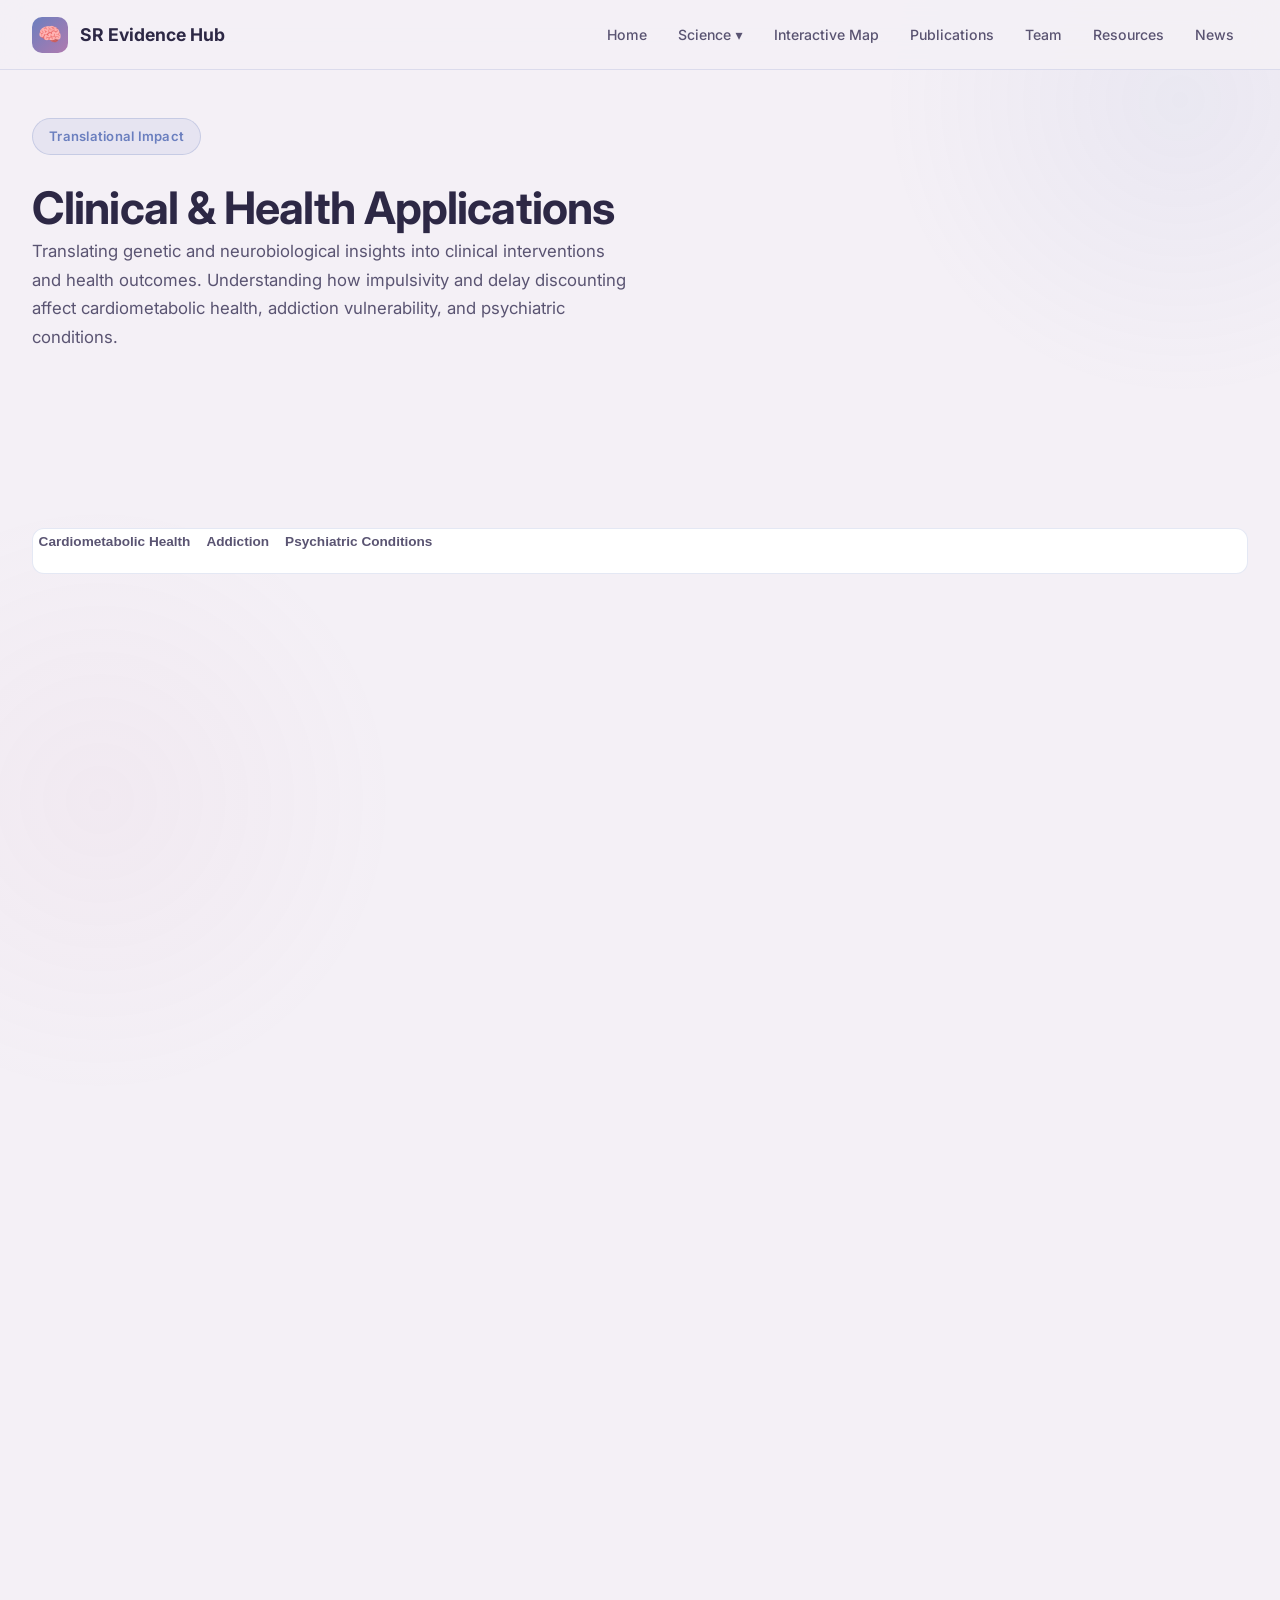
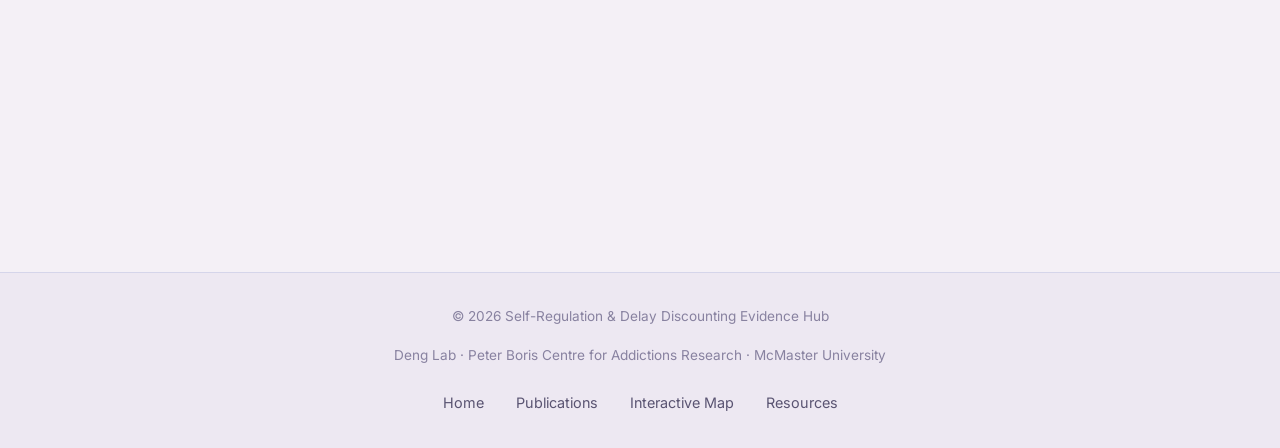
<file: applications.html>
<!DOCTYPE html>
<html lang="en">
<head>
  <meta charset="UTF-8">
  <meta name="viewport" content="width=device-width, initial-scale=1.0">
  <title>Clinical & Health Applications - Self-Regulation & Delay Discounting Evidence Hub</title>
  <link href="https://fonts.googleapis.com/css2?family=Inter:wght@400;500;600;700;800&display=swap" rel="stylesheet">
  <link rel="stylesheet" href="css/style.css">
</head>
<body>
  <!-- Navigation -->
  <nav class="navbar">
    <div class="nav-container">
      <a href="index.html" class="nav-logo">
        <span class="logo-icon">🧠</span>
        <span>SR Evidence Hub</span>
      </a>
      <button class="nav-toggle" aria-label="Menu">☰</button>
      <ul class="nav-links">
        <li><a href="index.html">Home</a></li>
        <li class="nav-dropdown">
          <a href="#" class="dropdown-trigger">Science ▾</a>
          <div class="dropdown-menu">
            <a href="genetics.html">Genetics</a>
            <a href="epigenetics.html">Epigenetics</a>
            <a href="neuroscience.html">Brain / Neuroscience</a>
            <a href="theory.html">Theory & Models</a>
            <a href="applications.html" class="active">Applications</a>
          </div>
        </li>
        <li><a href="map.html">Interactive Map</a></li>
        <li><a href="publications.html">Publications</a></li>
        <li><a href="team.html">Team</a></li>
        <li><a href="resources.html">Resources</a></li>
        <li><a href="news.html">News</a></li>
      </ul>
    </div>
  </nav>

  <!-- Page Header Section -->
  <section class="section observe-fade" style="padding-top: calc(var(--nav-height) + 3rem); padding-bottom: 3rem;">
    <div class="container">
      <div class="section-header">
        <div class="hero-badge">Translational Impact</div>
        <h1>Clinical & Health Applications</h1>
        <p>Translating genetic and neurobiological insights into clinical interventions and health outcomes. Understanding how impulsivity and delay discounting affect cardiometabolic health, addiction vulnerability, and psychiatric conditions.</p>
      </div>
    </div>
  </section>

  <!-- Tab Switcher -->
  <section class="section">
    <div class="container">
      <div class="tab-switcher" style="display: flex; gap: 1rem; margin-bottom: 2.5rem; border-bottom: 1px solid var(--border-color); padding-bottom: 1.5rem; flex-wrap: wrap;">
        <button data-tab="tab-cardio" class="active" style="background: none; border: none; color: var(--text-secondary); font-weight: 600; padding: 0; cursor: pointer; position: relative; transition: color 0.2s;">
          Cardiometabolic Health
          <span style="position: absolute; bottom: -1.5rem; left: 0; right: 0; height: 3px; background: var(--gradient-1); border-radius: 2px; display: none;"></span>
        </button>
        <button data-tab="tab-addiction" style="background: none; border: none; color: var(--text-secondary); font-weight: 600; padding: 0; cursor: pointer; position: relative; transition: color 0.2s;">
          Addiction
          <span style="position: absolute; bottom: -1.5rem; left: 0; right: 0; height: 3px; background: var(--gradient-1); border-radius: 2px; display: none;"></span>
        </button>
        <button data-tab="tab-psychiatric" style="background: none; border: none; color: var(--text-secondary); font-weight: 600; padding: 0; cursor: pointer; position: relative; transition: color 0.2s;">
          Psychiatric Conditions
          <span style="position: absolute; bottom: -1.5rem; left: 0; right: 0; height: 3px; background: var(--gradient-1); border-radius: 2px; display: none;"></span>
        </button>
      </div>

      <!-- Tab 1: Cardiometabolic Health -->
      <div id="tab-cardio" class="tab-content active observe-fade" style="margin-top: 2rem;">
        <div class="cards-grid">
          <div class="card">
            <div class="card-icon teal">🫀</div>
            <h3>Obesity & Metabolic Dysfunction</h3>
            <p>Delay discounting is a strong predictor of obesity risk. Individuals with steeper discounting show greater preference for immediate caloric rewards, contributing to energy imbalance and metabolic dysfunction.</p>
            <span class="card-tag">Phenotype</span>
          </div>
          <div class="card">
            <div class="card-icon teal">🩺</div>
            <h3>Type 2 Diabetes</h3>
            <p>Impulsive decision-making and poor delay discounting are associated with reduced medication adherence, poor dietary control, and increased HbA1c levels in type 2 diabetes patients.</p>
            <span class="card-tag">Clinical Outcome</span>
          </div>
          <div class="card">
            <div class="card-icon teal">💓</div>
            <h3>Cardiovascular Disease</h3>
            <p>Genetic overlap between impulsivity and cardiovascular risk factors (hypertension, dyslipidemia) suggests shared biological pathways. Impulsive individuals show reduced engagement in preventive health behaviors.</p>
            <span class="card-tag">Pleiotropy</span>
          </div>
        </div>

        <div style="margin-top: 3rem; padding: 2rem; background: var(--bg-card); border: 1px solid var(--border-color); border-radius: var(--radius);">
          <h3 style="margin-bottom: 1.5rem;">Genetic Architecture & Prediction</h3>
          <p style="margin-bottom: 1rem;"><strong>Genetic Overlap:</strong> Polygenic scores for impulsivity show significant correlation with BMI (r=0.18), systolic blood pressure (r=0.12), and lipid profiles. LDSC analysis reveals shared heritability between delay discounting and type 2 diabetes (rg=0.24, SE=0.08).</p>
          <p style="margin-bottom: 1rem;"><strong>PGS Prediction Performance:</strong> Multi-trait PGS combining impulsivity with metabolic risk variants achieves R² = 0.08-0.12 for BMI prediction in independent cohorts (ALSPAC, UK Biobank). Performance improves when combined with environmental factors (diet, physical activity).</p>
          <p><strong>Clinical Application:</strong> PGS-informed stratification could identify high-risk adolescents for targeted metabolic interventions before obesity onset. Integration with family history and behavioral phenotypes enhances predictive utility.</p>
        </div>

        <div style="margin-top: 3rem; padding: 2rem; background: var(--bg-card); border: 1px solid var(--border-color); border-radius: var(--radius);">
          <h3 style="margin-bottom: 1.5rem;">Epigenetic Pathways to Metabolic Health</h3>
          <p style="margin-bottom: 1rem;"><strong>DNA Methylation in Regulatory Regions:</strong> Epigenetic variation at metabolic genes (POMC, NPY, LEPR) is associated with individual differences in delay discounting and shows tissue-specific patterns in hypothalamus and prefrontal cortex.</p>
          <p style="margin-bottom: 1rem;"><strong>Environmental Influences:</strong> Nutritional stress, early-life adversity, and chronic inflammation are associated with methylation changes at imprinted genes and metabolic regulatory regions, potentially mediating effects on self-regulation capacity.</p>
          <p><strong>Intervention Opportunities:</strong> Understanding epigenetic plasticity opens avenues for lifestyle interventions (diet, exercise) to improve both self-regulation and metabolic outcomes, particularly in sensitive developmental windows.</p>
        </div>
      </div>

      <!-- Tab 2: Addiction -->
      <div id="tab-addiction" class="tab-content observe-fade">
        <div style="padding: 2rem; background: rgba(253, 121, 168, 0.1); border: 1px solid rgba(253, 121, 168, 0.2); border-radius: var(--radius); margin-bottom: 2rem;">
          <h3 style="margin-bottom: 1rem; color: var(--accent);">Key Findings: MacKillop Meta-Analyses</h3>
          <p><strong>Steep Delay Discounting Across All Substance Use:</strong> Meta-analysis of 146 studies (n > 15,000) demonstrates robust effect: <em>r = 0.14, p < 10^-14</em>. Substance-dependent individuals consistently discount future rewards more steeply than controls.</p>
          <p style="margin-top: 0.75rem;"><strong>Substance-Specific Effects:</strong> Alcohol (r = 0.16), tobacco (r = 0.15), cannabis (r = 0.12), stimulants (r = 0.18), opiates (r = 0.14) all show significant associations. Magnitude of discounting predicts treatment response and relapse risk.</p>
        </div>

        <div class="cards-grid" style="margin-bottom: 3rem;">
          <div class="card">
            <div class="card-icon pink">🍻</div>
            <h3>Alcohol & Behavioral Economics</h3>
            <p>Demand curve analysis reveals steeper price elasticity in alcohol-dependent individuals. Essential value (α) and elasticity (β) parameters predict drinking severity and treatment outcomes.</p>
            <span class="card-tag">Demand</span>
          </div>
          <div class="card">
            <div class="card-icon pink">🚬</div>
            <h3>Tobacco Dependence</h3>
            <p>Nicotine-dependent smokers show strong preference for immediate smoking rewards. Steep discounting predicts poor quit rates and higher relapse vulnerability independent of withdrawal severity.</p>
            <span class="card-tag">Cigarettes</span>
          </div>
          <div class="card">
            <div class="card-icon pink">🌿</div>
            <h3>Cannabis Use Disorder</h3>
            <p>Cannabis-dependent individuals discount delayed outcomes steeply, particularly for health consequences. Discounting correlates with CUD severity and treatment engagement.</p>
            <span class="card-tag">Cannabis</span>
          </div>
          <div class="card">
            <div class="card-icon pink">⚡</div>
            <h3>Stimulant Addiction</h3>
            <p>Cocaine and methamphetamine users show the steepest discounting rates among substance users. Functional imaging shows altered PFC activity during delay discounting tasks.</p>
            <span class="card-tag">Stimulants</span>
          </div>
          <div class="card">
            <div class="card-icon pink">💊</div>
            <h3>Opioid Use Disorder</h3>
            <p>Opioid-dependent individuals show elevated discounting that partially normalizes during medication-assisted treatment, particularly with extended-release formulations providing future-oriented incentive structures.</p>
            <span class="card-tag">Opioids</span>
          </div>
          <div class="card">
            <div class="card-icon pink">🎰</div>
            <h3>Gambling Disorder</h3>
            <p>Behavioral addiction with steep delay discounting. Similar neural circuits implicated in substance addiction (ventral striatum, insula). Treatment-responsive to contingency management approaches.</p>
            <span class="card-tag">Behavioral</span>
          </div>
        </div>

        <div style="padding: 2rem; background: var(--bg-card); border: 1px solid var(--border-color); border-radius: var(--radius); margin-bottom: 2rem;">
          <h3 style="margin-bottom: 1rem;">PheWAS Analysis: Alcohol-Related PGS Pleiotropy</h3>
          <p style="margin-bottom: 1rem;">Recent PheWAS of alcohol consumption and alcohol-related disorders PGS across 42 phenotypes (Deng et al. 2024, <em>Alcohol & Alcoholism</em>) identified:</p>
          <ul style="margin-left: 1.5rem; margin-bottom: 1rem; color: var(--text-secondary);">
            <li>Expected associations: AUD severity, alcohol consumption, hepatic phenotypes</li>
            <li>Cross-disorder effects: Depression, anxiety, ADHD, personality traits (impulsivity, extraversion)</li>
            <li>Metabolic pleiotropy: BMI, lipids, glucose metabolism</li>
            <li>Behavioral overlap: Risk-taking propensity, reward sensitivity</li>
          </ul>
          <p><strong>Clinical Implication:</strong> Shared genetic architecture suggests common interventional targets. Individuals at high genetic risk for AUD may benefit from transdiagnostic interventions addressing impulsivity, mood regulation, and metabolic health simultaneously.</p>
        </div>

        <div style="padding: 2rem; background: var(--bg-card); border: 1px solid var(--border-color); border-radius: var(--radius);">
          <h3 style="margin-bottom: 1rem;">Treatment & Intervention Opportunities</h3>
          <p style="margin-bottom: 1rem;"><strong>Contingency Management:</strong> Behavioral interventions leveraging understanding of delay discounting show superior outcomes. Immediate, tangible rewards for abstinence are particularly effective in steep discounters.</p>
          <p style="margin-bottom: 1rem;"><strong>Cognitive Remediation:</strong> Training that improves future-oriented thinking and reward sensitivity rebalancing reduces craving and relapse rates. Particularly effective for stimulant and opioid use disorders.</p>
          <p><strong>Pharmacological Approaches:</strong> Medications that enhance dopaminergic transmission in prefrontal-striatal circuits (e.g., bupropion, extended-release formulations) improve self-regulation capacity and treatment adherence in addiction.</p>
        </div>
      </div>

      <!-- Tab 3: Psychiatric Conditions -->
      <div id="tab-psychiatric" class="tab-content observe-fade">
        <div class="cards-grid" style="margin-bottom: 3rem;">
          <div class="card">
            <div class="card-icon yellow">🧩</div>
            <h3>ADHD & Impulsivity Genetics</h3>
            <p>Strong genetic overlap between ADHD and delay discounting (genetic correlation rg = 0.65, p < 10^-50). Polygenic scores for ADHD predict worse delay discounting in population samples.</p>
            <span class="card-tag">Externalizing</span>
          </div>
          <div class="card">
            <div class="card-icon yellow">⚡</div>
            <h3>Externalizing Spectrum Disorders</h3>
            <p>Conduct disorder, oppositional defiant disorder, and antisocial personality traits share common genetic basis with impulsivity. Impulsive action and impulsive choice both elevated in externalizing psychopathology.</p>
            <span class="card-tag">Transdiagnostic</span>
          </div>
          <div class="card">
            <div class="card-icon yellow">😔</div>
            <h3>Major Depression & Anhedonia</h3>
            <p>Depressed individuals show increased delay discounting, particularly for negative future outcomes. Anhedonia subtype shows steepest discounting. Improves with antidepressant treatment and behavioral activation.</p>
            <span class="card-tag">Mood Disorder</span>
          </div>
          <div class="card">
            <div class="card-icon yellow">😰</div>
            <h3>Anxiety Disorders & Urgency</h3>
            <p>Negative urgency (rash action under distress) shows distinct profile from ADHD-related impulsivity. Elevated in panic disorder, social anxiety, and generalized anxiety with avoidance-based coping.</p>
            <span class="card-tag">Anxiety</span>
          </div>
          <div class="card">
            <div class="card-icon yellow">🔄</div>
            <h3>Bipolar Disorder</h3>
            <p>Elevated impulsivity and reward sensitivity across mood states, particularly during hypomanic/manic episodes. Genetic overlap with impulsivity traits suggests common biological underpinnings.</p>
            <span class="card-tag">Mood Disorder</span>
          </div>
          <div class="card">
            <div class="card-icon yellow">🎯</div>
            <h3>Personality & Self-Regulation</h3>
            <p>Delay discounting inversely correlates with conscientiousness and self-control. Impulsive traits show cross-diagnostic relevance across personality disorders, particularly cluster B.</p>
            <span class="card-tag">Transdiagnostic</span>
          </div>
        </div>

        <div style="padding: 2rem; background: var(--bg-card); border: 1px solid var(--border-color); border-radius: var(--radius); margin-bottom: 2rem;">
          <h3 style="margin-bottom: 1rem;">Cross-Diagnostic Relevance of Self-Regulation</h3>
          <p style="margin-bottom: 1rem;">Impulsivity and poor delay discounting are not disorder-specific but rather transdiagnostic factors that cut across traditional diagnostic boundaries:</p>
          <ul style="margin-left: 1.5rem; margin-bottom: 1rem; color: var(--text-secondary);">
            <li><strong>Shared Neurobiology:</strong> Prefrontal cortex dysfunction, ventral striatum hyperactivation, altered dopaminergic signaling</li>
            <li><strong>Genetic Commonality:</strong> Polygenic scores for impulsivity predict risk across ADHD, depression, addiction, and externalizing disorders</li>
            <li><strong>Treatment Response:</strong> Interventions targeting self-regulation (cognitive training, mindfulness, medication) benefit multiple conditions</li>
            <li><strong>Developmental Trajectories:</strong> Early delay discounting predicts later psychopathology across multiple domains</li>
          </ul>
        </div>

        <div style="padding: 2rem; background: var(--bg-card); border: 1px solid var(--border-color); border-radius: var(--radius);">
          <h3 style="margin-bottom: 1rem;">Clinical Integration & Measurement</h3>
          <p style="margin-bottom: 1rem;"><strong>Assessment Standardization:</strong> Delay discounting tasks (temporal discounting paradigms, drift diffusion modeling) could be integrated into psychiatric assessment batteries to identify transdiagnostic impulsivity factors and personalize treatment.</p>
          <p style="margin-bottom: 1rem;"><strong>Biomarker Approach:</strong> Combining genetic (PGS), neurobiological (fMRI, EEG), and behavioral measures of impulsivity provides comprehensive phenotyping for precision psychiatry applications.</p>
          <p><strong>Intervention Matching:</strong> Individuals with high impulsivity profiles may benefit from transdiagnostic interventions (DBT, ACT, contingency management) rather than traditional disorder-specific protocols.</p>
        </div>
      </div>
    </div>
  </section>

  <!-- Footer -->
  <footer class="footer" style="margin-top: 5rem; padding: 2rem; background: var(--bg-section); border-top: 1px solid var(--border-color);">
    <div class="container" style="text-align: center;">
      <p>&copy; 2026 Self-Regulation & Delay Discounting Evidence Hub</p>
      <p style="margin-top: 0.3rem; color: var(--text-muted);">Deng Lab &middot; Peter Boris Centre for Addictions Research &middot; McMaster University</p>
      <div class="footer-links" style="margin-top: 1.5rem; display: flex; justify-content: center; gap: 2rem; flex-wrap: wrap;">
        <a href="index.html" style="color: var(--text-secondary); font-size: 0.9rem;">Home</a>
        <a href="publications.html" style="color: var(--text-secondary); font-size: 0.9rem;">Publications</a>
        <a href="map.html" style="color: var(--text-secondary); font-size: 0.9rem;">Interactive Map</a>
        <a href="resources.html" style="color: var(--text-secondary); font-size: 0.9rem;">Resources</a>
      </div>
    </div>
  </footer>

  <!-- Tab Switcher Styling Enhancement -->
  <style>
    .tab-switcher button {
      color: var(--text-secondary);
    }
    .tab-switcher button.active {
      color: var(--text-primary);
      border-bottom: 3px solid var(--gradient-1);
      padding-bottom: 0.25rem;
    }
    .tab-switcher button:hover:not(.active) {
      color: var(--text-primary);
    }
    .tab-content {
      display: none;
    }
    .tab-content.active {
      display: block;
      animation: fadeIn 0.3s ease-in;
    }
    @keyframes fadeIn {
      from {
        opacity: 0;
        transform: translateY(10px);
      }
      to {
        opacity: 1;
        transform: translateY(0);
      }
    }
  </style>

  <script src="js/main.js"></script>
</body>
</html>
</file>
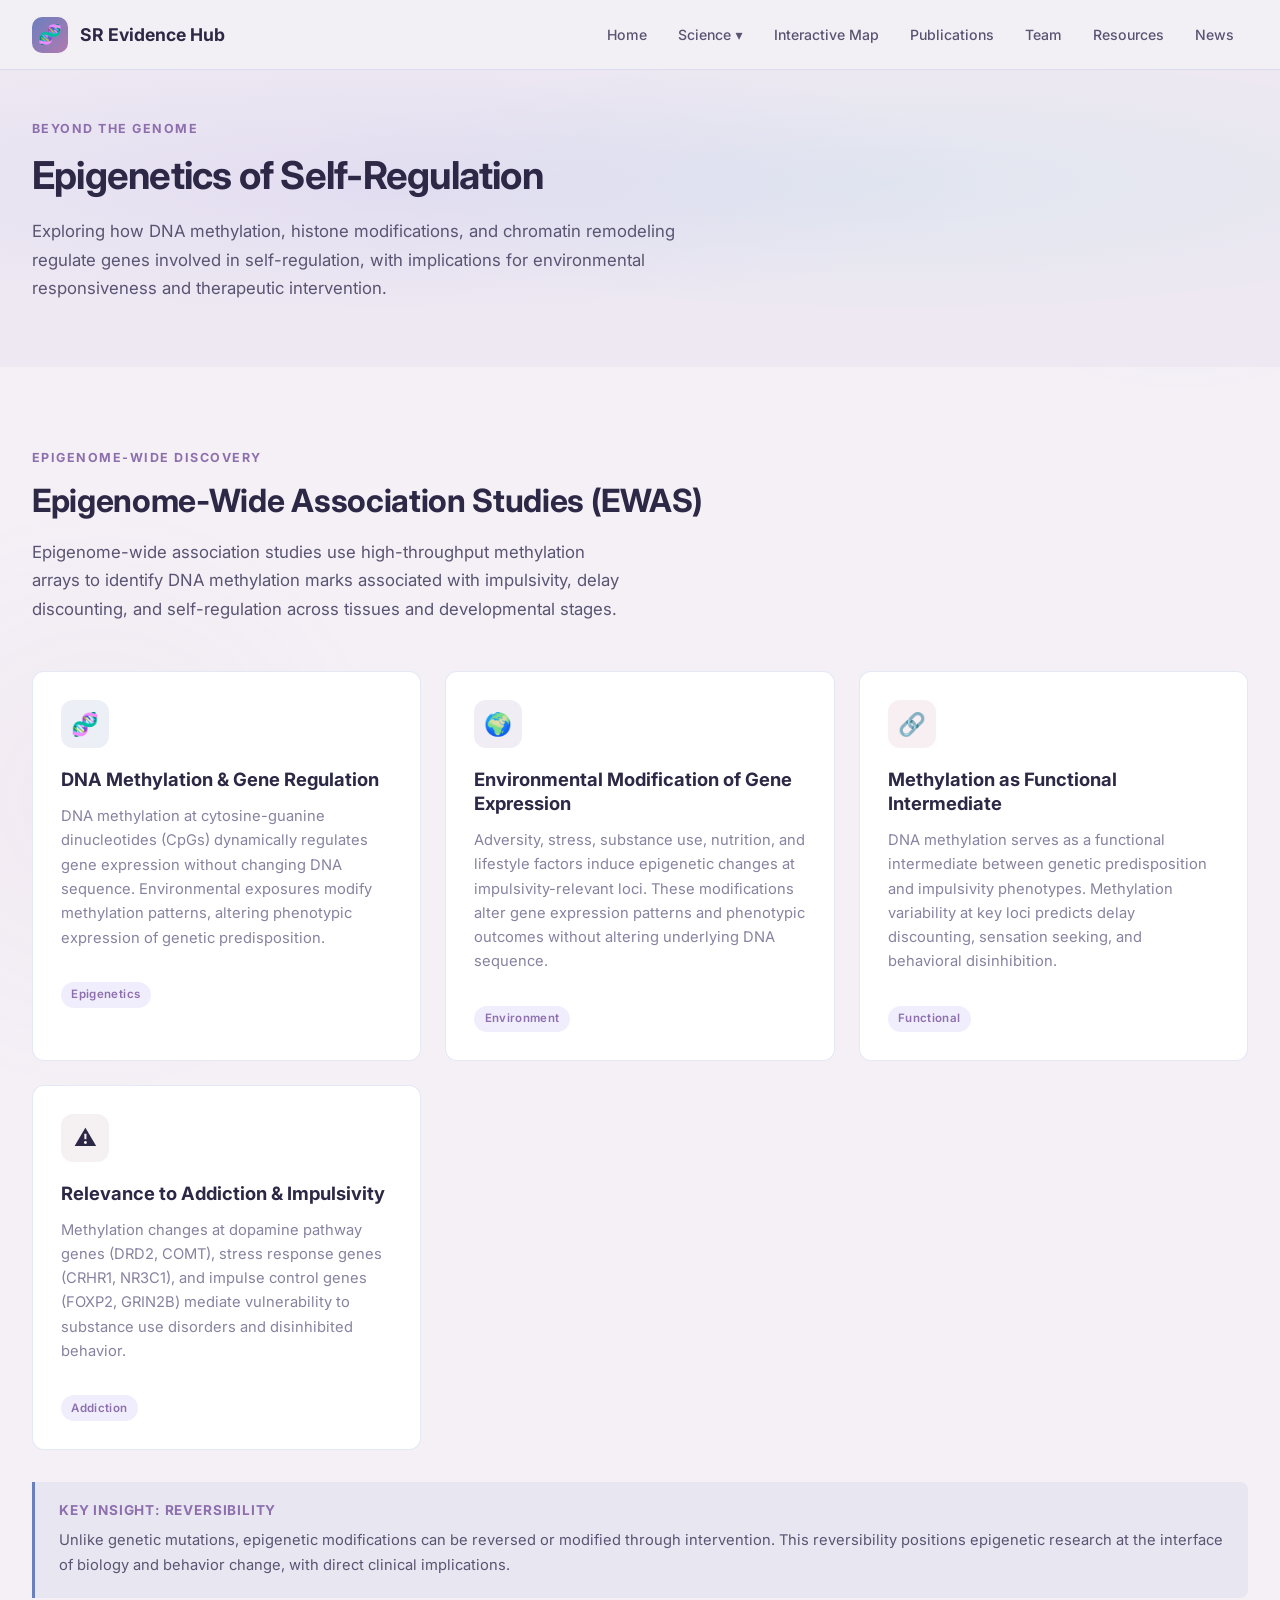
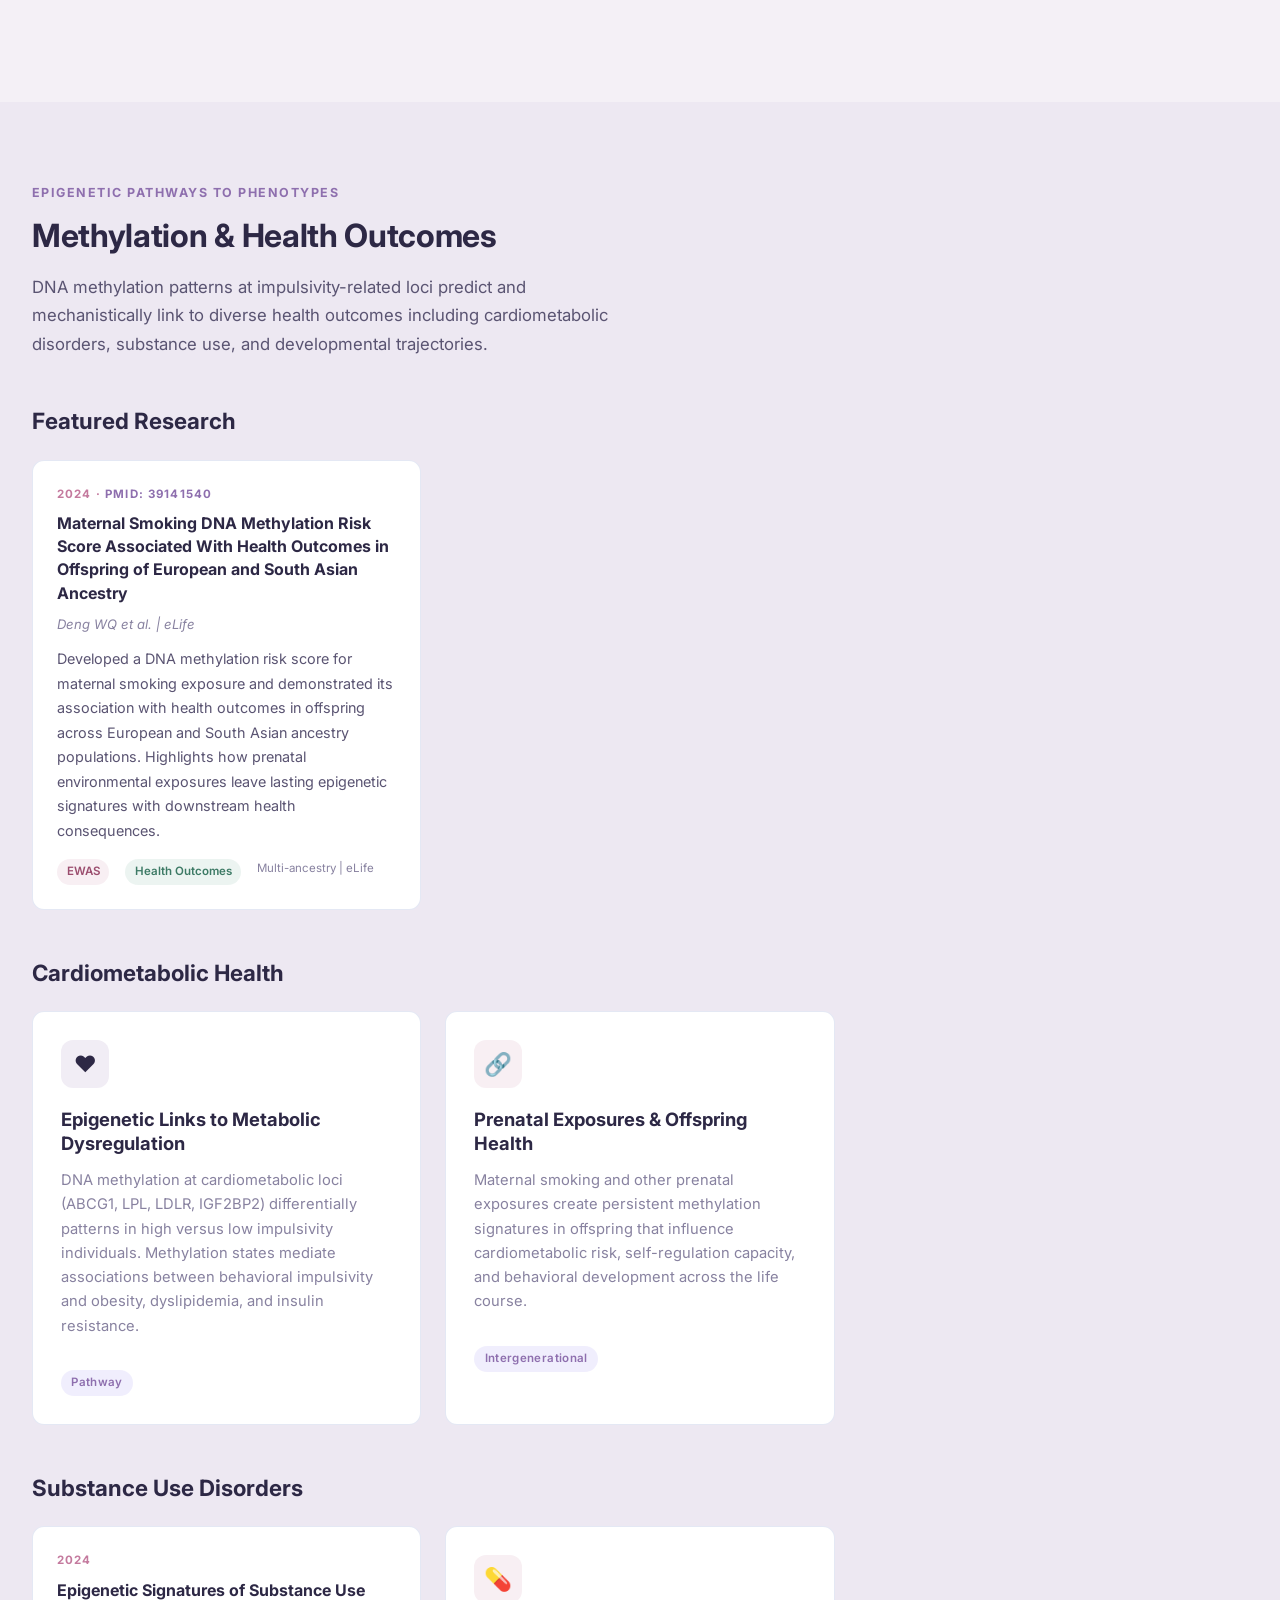
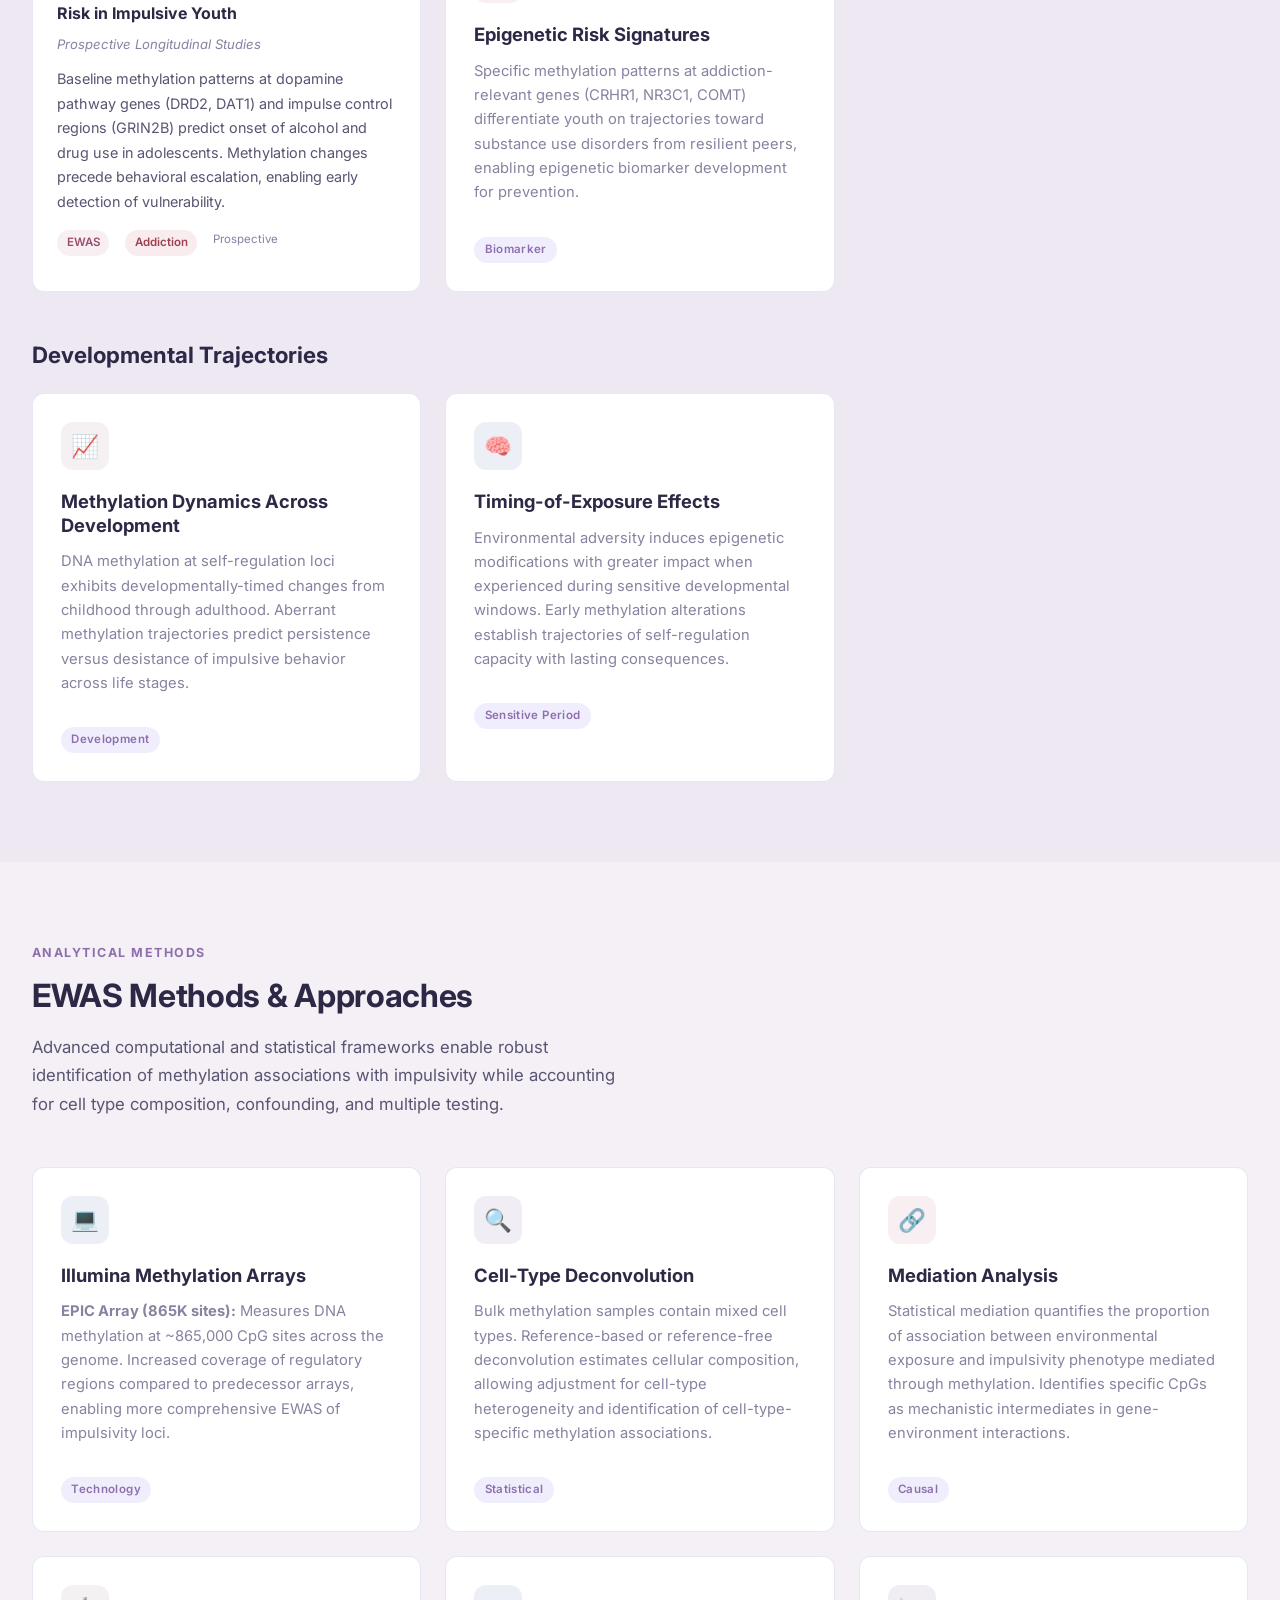
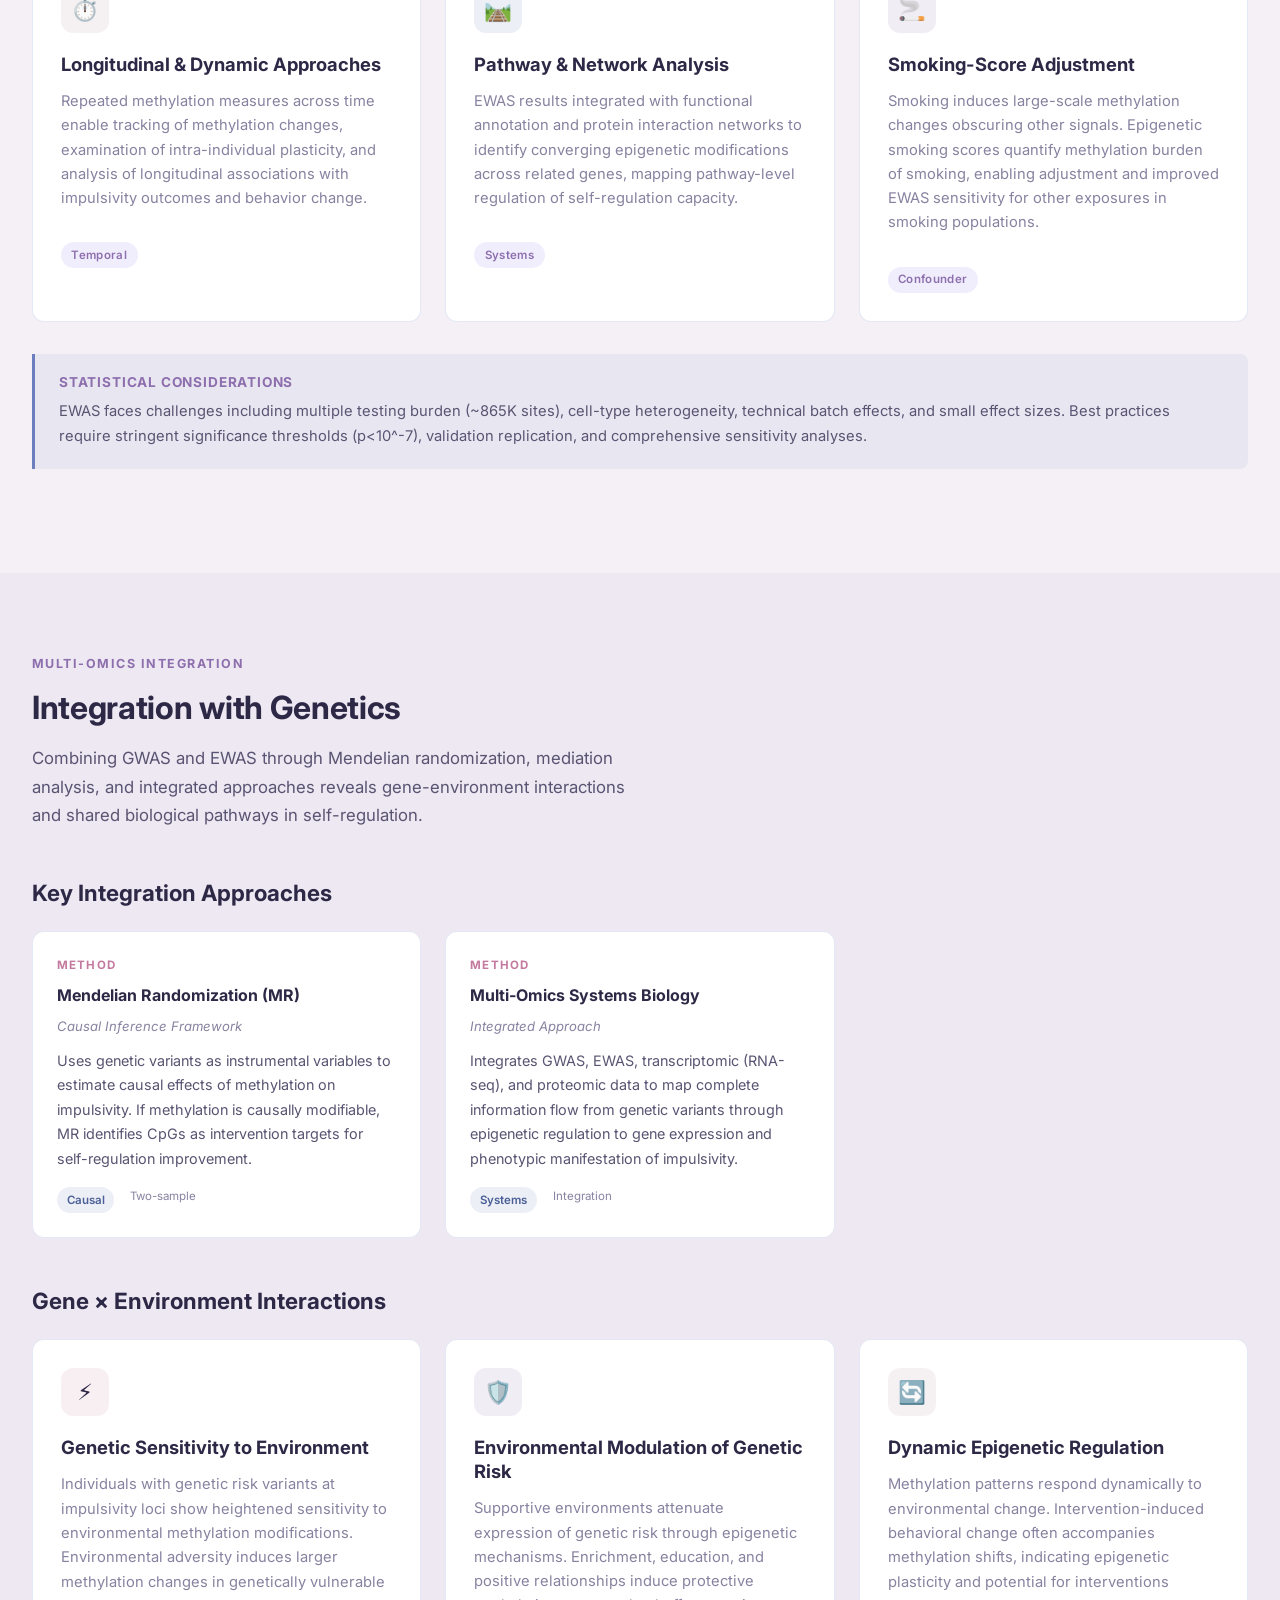
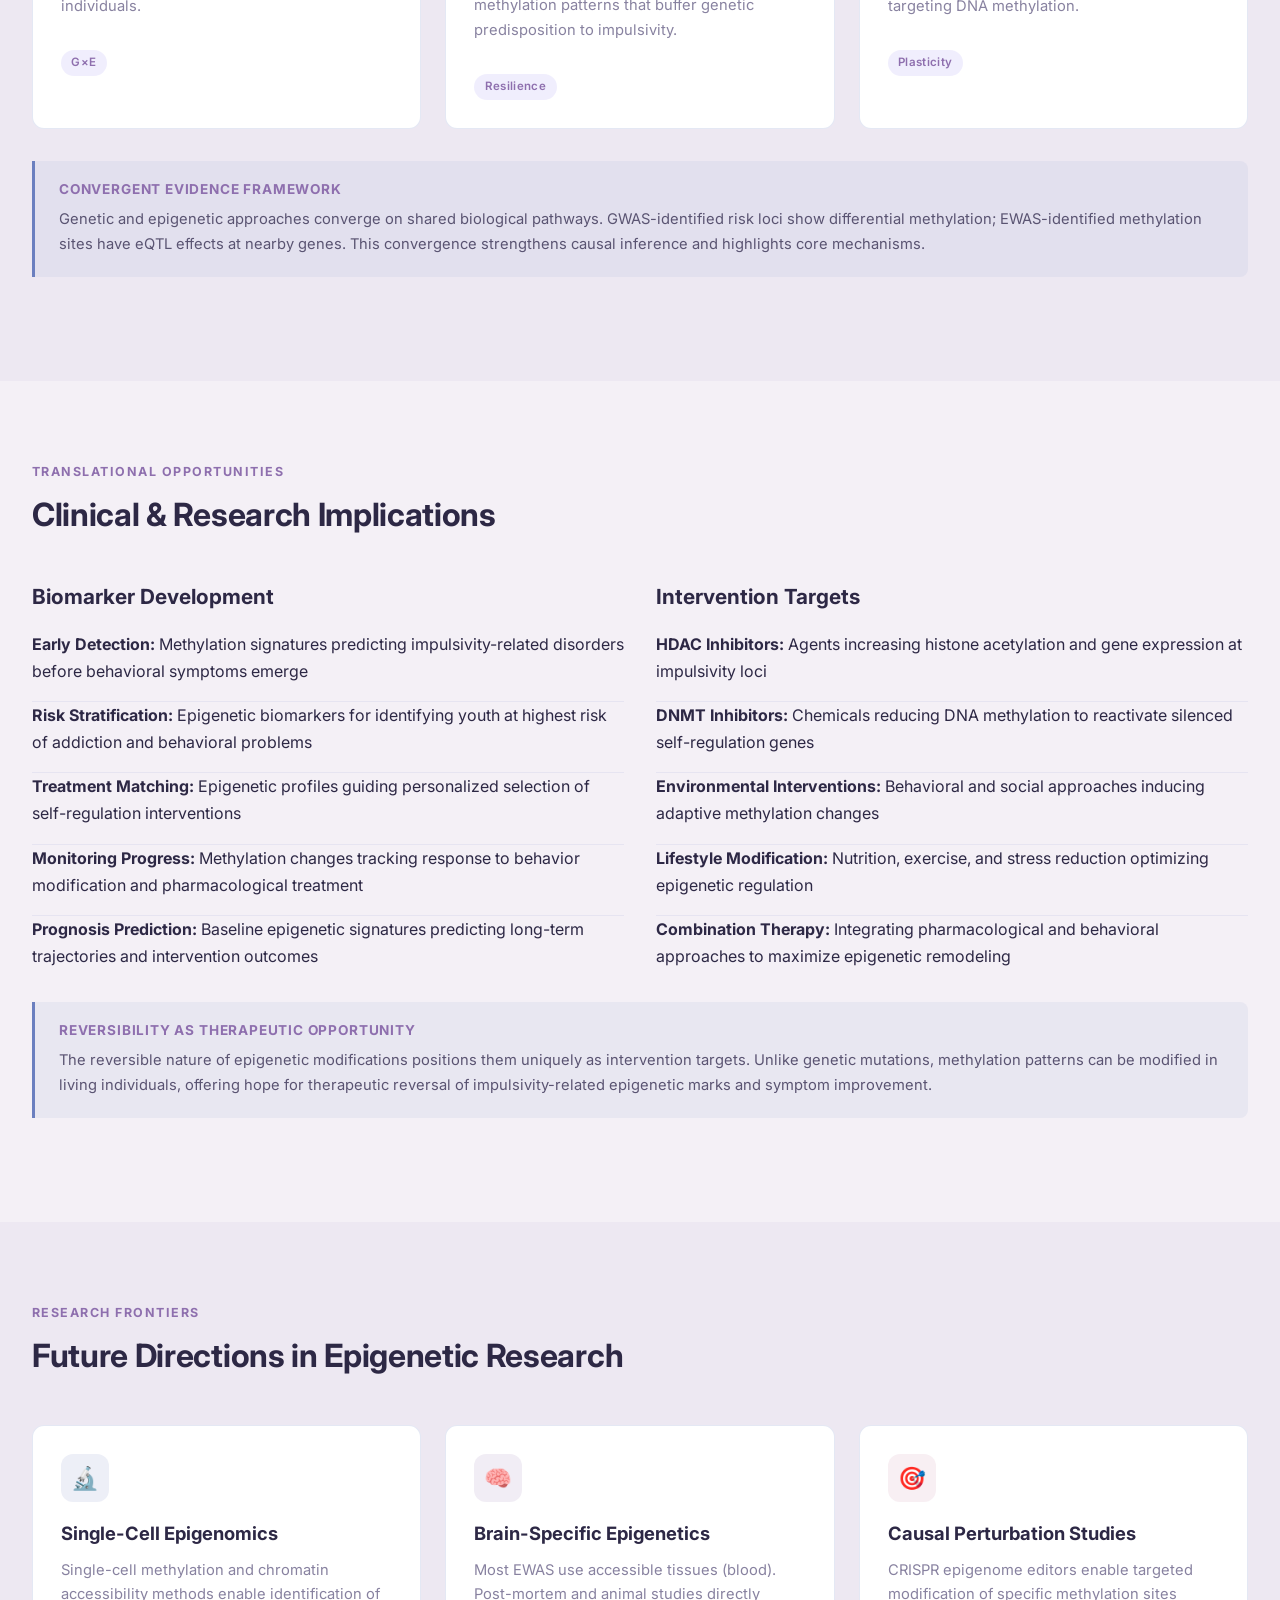
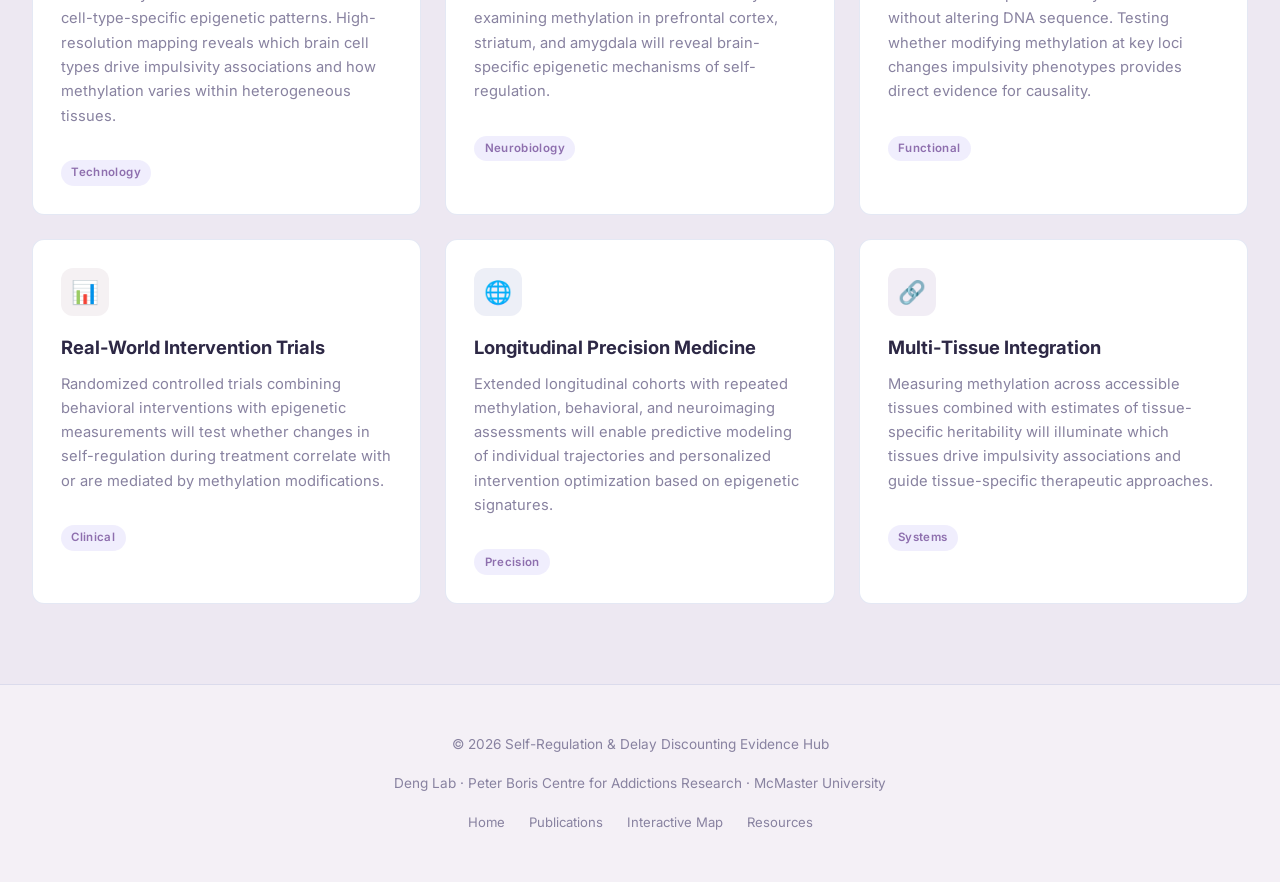
<file: epigenetics.html>
<!DOCTYPE html>
<html lang="en">
<head>
  <meta charset="UTF-8">
  <meta name="viewport" content="width=device-width, initial-scale=1.0">
  <title>Epigenetics of Self-Regulation | SR Evidence Hub</title>
  <link href="https://fonts.googleapis.com/css2?family=Inter:wght@400;500;600;700&display=swap" rel="stylesheet">
  <link rel="stylesheet" href="css/style.css">
</head>
<body>
  <!-- Navigation will be injected here -->
  <div id="nav-placeholder"></div>

  <!-- Page Header -->
  <div class="page-header">
    <div class="container">
      <div class="eyebrow">Beyond the Genome</div>
      <h1>Epigenetics of Self-Regulation</h1>
      <p>Exploring how DNA methylation, histone modifications, and chromatin remodeling regulate genes involved in self-regulation, with implications for environmental responsiveness and therapeutic intervention.</p>
    </div>
  </div>

  <!-- Section 1: EWAS Overview -->
  <div class="section">
    <div class="container">
      <div class="section-header">
        <div class="eyebrow">Epigenome-Wide Discovery</div>
        <h2>Epigenome-Wide Association Studies (EWAS)</h2>
        <p>Epigenome-wide association studies use high-throughput methylation arrays to identify DNA methylation marks associated with impulsivity, delay discounting, and self-regulation across tissues and developmental stages.</p>
      </div>

      <div class="cards-grid observe-fade">
        <!-- Card 1: EWAS Overview -->
        <div class="card">
          <div class="card-icon purple">🧬</div>
          <h3>DNA Methylation & Gene Regulation</h3>
          <p>DNA methylation at cytosine-guanine dinucleotides (CpGs) dynamically regulates gene expression without changing DNA sequence. Environmental exposures modify methylation patterns, altering phenotypic expression of genetic predisposition.</p>
          <div class="card-tag">Epigenetics</div>
        </div>

        <!-- Card 2: Environmental Exposures -->
        <div class="card">
          <div class="card-icon teal">🌍</div>
          <h3>Environmental Modification of Gene Expression</h3>
          <p>Adversity, stress, substance use, nutrition, and lifestyle factors induce epigenetic changes at impulsivity-relevant loci. These modifications alter gene expression patterns and phenotypic outcomes without altering underlying DNA sequence.</p>
          <div class="card-tag">Environment</div>
        </div>

        <!-- Card 3: Methylation & Phenotype -->
        <div class="card">
          <div class="card-icon pink">🔗</div>
          <h3>Methylation as Functional Intermediate</h3>
          <p>DNA methylation serves as a functional intermediate between genetic predisposition and impulsivity phenotypes. Methylation variability at key loci predicts delay discounting, sensation seeking, and behavioral disinhibition.</p>
          <div class="card-tag">Functional</div>
        </div>

        <!-- Card 4: Addiction Relevance -->
        <div class="card">
          <div class="card-icon yellow">⚠️</div>
          <h3>Relevance to Addiction & Impulsivity</h3>
          <p>Methylation changes at dopamine pathway genes (DRD2, COMT), stress response genes (CRHR1, NR3C1), and impulse control genes (FOXP2, GRIN2B) mediate vulnerability to substance use disorders and disinhibited behavior.</p>
          <div class="card-tag">Addiction</div>
        </div>
      </div>

      <div class="callout" style="margin-top: 2rem;">
        <h4>Key Insight: Reversibility</h4>
        <p>Unlike genetic mutations, epigenetic modifications can be reversed or modified through intervention. This reversibility positions epigenetic research at the interface of biology and behavior change, with direct clinical implications.</p>
      </div>
    </div>
  </div>

  <!-- Section 2: Methylation & Health Outcomes -->
  <div class="section section-alt">
    <div class="container">
      <div class="section-header">
        <div class="eyebrow">Epigenetic Pathways to Phenotypes</div>
        <h2>Methylation & Health Outcomes</h2>
        <p>DNA methylation patterns at impulsivity-related loci predict and mechanistically link to diverse health outcomes including cardiometabolic disorders, substance use, and developmental trajectories.</p>
      </div>

      <!-- Featured Paper: Maternal Smoking Methylation -->
      <h3 style="margin-top: 2rem; margin-bottom: 1.5rem;">Featured Research</h3>
      <div class="cards-grid observe-fade">
        <div class="paper-card">
          <div class="paper-year">2024 · <a href="https://pubmed.ncbi.nlm.nih.gov/39141540/" target="_blank">PMID: 39141540</a></div>
          <h4>Maternal Smoking DNA Methylation Risk Score Associated With Health Outcomes in Offspring of European and South Asian Ancestry</h4>
          <div class="paper-journal">Deng WQ et al. | <em>eLife</em></div>
          <p style="margin-top: 0.75rem; font-size: 0.9rem;">Developed a DNA methylation risk score for maternal smoking exposure and demonstrated its association with health outcomes in offspring across European and South Asian ancestry populations. Highlights how prenatal environmental exposures leave lasting epigenetic signatures with downstream health consequences.</p>
          <div class="paper-meta">
            <span class="meta-tag ewas">EWAS</span>
            <span class="meta-tag cardio">Health Outcomes</span>
            <span style="font-size: 0.72rem; color: var(--text-muted);">Multi-ancestry | eLife</span>
          </div>
        </div>
      </div>

      <!-- Cardiometabolic Health -->
      <h3 style="margin-top: 3rem; margin-bottom: 1.5rem;">Cardiometabolic Health</h3>
      <div class="cards-grid observe-fade">
        <div class="card">
          <div class="card-icon teal">❤️</div>
          <h3>Epigenetic Links to Metabolic Dysregulation</h3>
          <p>DNA methylation at cardiometabolic loci (ABCG1, LPL, LDLR, IGF2BP2) differentially patterns in high versus low impulsivity individuals. Methylation states mediate associations between behavioral impulsivity and obesity, dyslipidemia, and insulin resistance.</p>
          <div class="card-tag">Pathway</div>
        </div>

        <div class="card">
          <div class="card-icon pink">🔗</div>
          <h3>Prenatal Exposures & Offspring Health</h3>
          <p>Maternal smoking and other prenatal exposures create persistent methylation signatures in offspring that influence cardiometabolic risk, self-regulation capacity, and behavioral development across the life course.</p>
          <div class="card-tag">Intergenerational</div>
        </div>
      </div>

      <!-- Substance Use Disorders -->
      <h3 style="margin-top: 3rem; margin-bottom: 1.5rem;">Substance Use Disorders</h3>
      <div class="cards-grid observe-fade">
        <div class="paper-card">
          <div class="paper-year">2024</div>
          <h4>Epigenetic Signatures of Substance Use Risk in Impulsive Youth</h4>
          <div class="paper-journal">Prospective Longitudinal Studies</div>
          <p style="margin-top: 0.75rem; font-size: 0.9rem;">Baseline methylation patterns at dopamine pathway genes (DRD2, DAT1) and impulse control regions (GRIN2B) predict onset of alcohol and drug use in adolescents. Methylation changes precede behavioral escalation, enabling early detection of vulnerability.</p>
          <div class="paper-meta">
            <span class="meta-tag ewas">EWAS</span>
            <span class="meta-tag addiction">Addiction</span>
            <span style="font-size: 0.72rem; color: var(--text-muted);">Prospective</span>
          </div>
        </div>

        <div class="card">
          <div class="card-icon pink">💊</div>
          <h3>Epigenetic Risk Signatures</h3>
          <p>Specific methylation patterns at addiction-relevant genes (CRHR1, NR3C1, COMT) differentiate youth on trajectories toward substance use disorders from resilient peers, enabling epigenetic biomarker development for prevention.</p>
          <div class="card-tag">Biomarker</div>
        </div>
      </div>

      <!-- Developmental Trajectories -->
      <h3 style="margin-top: 3rem; margin-bottom: 1.5rem;">Developmental Trajectories</h3>
      <div class="cards-grid observe-fade">
        <div class="card">
          <div class="card-icon yellow">📈</div>
          <h3>Methylation Dynamics Across Development</h3>
          <p>DNA methylation at self-regulation loci exhibits developmentally-timed changes from childhood through adulthood. Aberrant methylation trajectories predict persistence versus desistance of impulsive behavior across life stages.</p>
          <div class="card-tag">Development</div>
        </div>

        <div class="card">
          <div class="card-icon purple">🧠</div>
          <h3>Timing-of-Exposure Effects</h3>
          <p>Environmental adversity induces epigenetic modifications with greater impact when experienced during sensitive developmental windows. Early methylation alterations establish trajectories of self-regulation capacity with lasting consequences.</p>
          <div class="card-tag">Sensitive Period</div>
        </div>
      </div>
    </div>
  </div>

  <!-- Section 3: EWAS Methods & Approaches -->
  <div class="section">
    <div class="container">
      <div class="section-header">
        <div class="eyebrow">Analytical Methods</div>
        <h2>EWAS Methods & Approaches</h2>
        <p>Advanced computational and statistical frameworks enable robust identification of methylation associations with impulsivity while accounting for cell type composition, confounding, and multiple testing.</p>
      </div>

      <div class="cards-grid observe-fade">
        <!-- Method 1: Arrays -->
        <div class="card">
          <div class="card-icon purple">💻</div>
          <h3>Illumina Methylation Arrays</h3>
          <p><strong>EPIC Array (865K sites):</strong> Measures DNA methylation at ~865,000 CpG sites across the genome. Increased coverage of regulatory regions compared to predecessor arrays, enabling more comprehensive EWAS of impulsivity loci.</p>
          <div class="card-tag">Technology</div>
        </div>

        <!-- Method 2: Cell-Type Deconvolution -->
        <div class="card">
          <div class="card-icon teal">🔍</div>
          <h3>Cell-Type Deconvolution</h3>
          <p>Bulk methylation samples contain mixed cell types. Reference-based or reference-free deconvolution estimates cellular composition, allowing adjustment for cell-type heterogeneity and identification of cell-type-specific methylation associations.</p>
          <div class="card-tag">Statistical</div>
        </div>

        <!-- Method 3: Mediation -->
        <div class="card">
          <div class="card-icon pink">🔗</div>
          <h3>Mediation Analysis</h3>
          <p>Statistical mediation quantifies the proportion of association between environmental exposure and impulsivity phenotype mediated through methylation. Identifies specific CpGs as mechanistic intermediates in gene-environment interactions.</p>
          <div class="card-tag">Causal</div>
        </div>

        <!-- Method 4: Longitudinal -->
        <div class="card">
          <div class="card-icon yellow">⏱️</div>
          <h3>Longitudinal & Dynamic Approaches</h3>
          <p>Repeated methylation measures across time enable tracking of methylation changes, examination of intra-individual plasticity, and analysis of longitudinal associations with impulsivity outcomes and behavior change.</p>
          <div class="card-tag">Temporal</div>
        </div>

        <!-- Method 5: Pathway -->
        <div class="card">
          <div class="card-icon purple">🛤️</div>
          <h3>Pathway & Network Analysis</h3>
          <p>EWAS results integrated with functional annotation and protein interaction networks to identify converging epigenetic modifications across related genes, mapping pathway-level regulation of self-regulation capacity.</p>
          <div class="card-tag">Systems</div>
        </div>

        <!-- Method 6: Smoking -->
        <div class="card">
          <div class="card-icon teal">🚬</div>
          <h3>Smoking-Score Adjustment</h3>
          <p>Smoking induces large-scale methylation changes obscuring other signals. Epigenetic smoking scores quantify methylation burden of smoking, enabling adjustment and improved EWAS sensitivity for other exposures in smoking populations.</p>
          <div class="card-tag">Confounder</div>
        </div>
      </div>

      <div class="callout" style="margin-top: 2rem;">
        <h4>Statistical Considerations</h4>
        <p>EWAS faces challenges including multiple testing burden (~865K sites), cell-type heterogeneity, technical batch effects, and small effect sizes. Best practices require stringent significance thresholds (p<10^-7), validation replication, and comprehensive sensitivity analyses.</p>
      </div>
    </div>
  </div>

  <!-- Section 4: Integration with Genetics -->
  <div class="section section-alt">
    <div class="container">
      <div class="section-header">
        <div class="eyebrow">Multi-Omics Integration</div>
        <h2>Integration with Genetics</h2>
        <p>Combining GWAS and EWAS through Mendelian randomization, mediation analysis, and integrated approaches reveals gene-environment interactions and shared biological pathways in self-regulation.</p>
      </div>

      <h3 style="margin-bottom: 1.5rem;">Key Integration Approaches</h3>
      <div class="cards-grid observe-fade">
        <!-- MR -->
        <div class="paper-card">
          <div class="paper-year">Method</div>
          <h4>Mendelian Randomization (MR)</h4>
          <div class="paper-journal">Causal Inference Framework</div>
          <p style="margin-top: 0.75rem; font-size: 0.9rem;">Uses genetic variants as instrumental variables to estimate causal effects of methylation on impulsivity. If methylation is causally modifiable, MR identifies CpGs as intervention targets for self-regulation improvement.</p>
          <div class="paper-meta">
            <span class="meta-tag model">Causal</span>
            <span style="font-size: 0.72rem; color: var(--text-muted);">Two-sample</span>
          </div>
        </div>

        <!-- Multi-Omics -->
        <div class="paper-card">
          <div class="paper-year">Method</div>
          <h4>Multi-Omics Systems Biology</h4>
          <div class="paper-journal">Integrated Approach</div>
          <p style="margin-top: 0.75rem; font-size: 0.9rem;">Integrates GWAS, EWAS, transcriptomic (RNA-seq), and proteomic data to map complete information flow from genetic variants through epigenetic regulation to gene expression and phenotypic manifestation of impulsivity.</p>
          <div class="paper-meta">
            <span class="meta-tag model">Systems</span>
            <span style="font-size: 0.72rem; color: var(--text-muted);">Integration</span>
          </div>
        </div>
      </div>

      <!-- G×E Interactions -->
      <h3 style="margin-top: 3rem; margin-bottom: 1.5rem;">Gene × Environment Interactions</h3>
      <div class="cards-grid observe-fade">
        <div class="card">
          <div class="card-icon pink">⚡</div>
          <h3>Genetic Sensitivity to Environment</h3>
          <p>Individuals with genetic risk variants at impulsivity loci show heightened sensitivity to environmental methylation modifications. Environmental adversity induces larger methylation changes in genetically vulnerable individuals.</p>
          <div class="card-tag">G×E</div>
        </div>

        <div class="card">
          <div class="card-icon teal">🛡️</div>
          <h3>Environmental Modulation of Genetic Risk</h3>
          <p>Supportive environments attenuate expression of genetic risk through epigenetic mechanisms. Enrichment, education, and positive relationships induce protective methylation patterns that buffer genetic predisposition to impulsivity.</p>
          <div class="card-tag">Resilience</div>
        </div>

        <div class="card">
          <div class="card-icon yellow">🔄</div>
          <h3>Dynamic Epigenetic Regulation</h3>
          <p>Methylation patterns respond dynamically to environmental change. Intervention-induced behavioral change often accompanies methylation shifts, indicating epigenetic plasticity and potential for interventions targeting DNA methylation.</p>
          <div class="card-tag">Plasticity</div>
        </div>
      </div>

      <!-- Convergence -->
      <div class="callout" style="margin-top: 2rem;">
        <h4>Convergent Evidence Framework</h4>
        <p>Genetic and epigenetic approaches converge on shared biological pathways. GWAS-identified risk loci show differential methylation; EWAS-identified methylation sites have eQTL effects at nearby genes. This convergence strengthens causal inference and highlights core mechanisms.</p>
      </div>
    </div>
  </div>

  <!-- Clinical & Research Implications -->
  <div class="section">
    <div class="container">
      <div class="section-header">
        <div class="eyebrow">Translational Opportunities</div>
        <h2>Clinical & Research Implications</h2>
      </div>

      <div class="two-col">
        <div>
          <h3 style="font-size: 1.3rem; margin-bottom: 1.25rem;">Biomarker Development</h3>
          <ul style="list-style: none; padding: 0;">
            <li style="padding-bottom: 1rem; border-bottom: 1px solid rgba(107,127,191,0.1);">
              <strong>Early Detection:</strong> Methylation signatures predicting impulsivity-related disorders before behavioral symptoms emerge
            </li>
            <li style="padding-bottom: 1rem; border-bottom: 1px solid rgba(107,127,191,0.1);">
              <strong>Risk Stratification:</strong> Epigenetic biomarkers for identifying youth at highest risk of addiction and behavioral problems
            </li>
            <li style="padding-bottom: 1rem; border-bottom: 1px solid rgba(107,127,191,0.1);">
              <strong>Treatment Matching:</strong> Epigenetic profiles guiding personalized selection of self-regulation interventions
            </li>
            <li style="padding-bottom: 1rem; border-bottom: 1px solid rgba(107,127,191,0.1);">
              <strong>Monitoring Progress:</strong> Methylation changes tracking response to behavior modification and pharmacological treatment
            </li>
            <li>
              <strong>Prognosis Prediction:</strong> Baseline epigenetic signatures predicting long-term trajectories and intervention outcomes
            </li>
          </ul>
        </div>

        <div>
          <h3 style="font-size: 1.3rem; margin-bottom: 1.25rem;">Intervention Targets</h3>
          <ul style="list-style: none; padding: 0;">
            <li style="padding-bottom: 1rem; border-bottom: 1px solid rgba(107,127,191,0.1);">
              <strong>HDAC Inhibitors:</strong> Agents increasing histone acetylation and gene expression at impulsivity loci
            </li>
            <li style="padding-bottom: 1rem; border-bottom: 1px solid rgba(107,127,191,0.1);">
              <strong>DNMT Inhibitors:</strong> Chemicals reducing DNA methylation to reactivate silenced self-regulation genes
            </li>
            <li style="padding-bottom: 1rem; border-bottom: 1px solid rgba(107,127,191,0.1);">
              <strong>Environmental Interventions:</strong> Behavioral and social approaches inducing adaptive methylation changes
            </li>
            <li style="padding-bottom: 1rem; border-bottom: 1px solid rgba(107,127,191,0.1);">
              <strong>Lifestyle Modification:</strong> Nutrition, exercise, and stress reduction optimizing epigenetic regulation
            </li>
            <li>
              <strong>Combination Therapy:</strong> Integrating pharmacological and behavioral approaches to maximize epigenetic remodeling
            </li>
          </ul>
        </div>
      </div>

      <div class="callout" style="margin-top: 2rem;">
        <h4>Reversibility as Therapeutic Opportunity</h4>
        <p>The reversible nature of epigenetic modifications positions them uniquely as intervention targets. Unlike genetic mutations, methylation patterns can be modified in living individuals, offering hope for therapeutic reversal of impulsivity-related epigenetic marks and symptom improvement.</p>
      </div>
    </div>
  </div>

  <!-- Future Directions -->
  <div class="section section-alt">
    <div class="container">
      <div class="section-header">
        <div class="eyebrow">Research Frontiers</div>
        <h2>Future Directions in Epigenetic Research</h2>
      </div>

      <div class="cards-grid observe-fade">
        <div class="card">
          <div class="card-icon purple">🔬</div>
          <h3>Single-Cell Epigenomics</h3>
          <p>Single-cell methylation and chromatin accessibility methods enable identification of cell-type-specific epigenetic patterns. High-resolution mapping reveals which brain cell types drive impulsivity associations and how methylation varies within heterogeneous tissues.</p>
          <div class="card-tag">Technology</div>
        </div>

        <div class="card">
          <div class="card-icon teal">🧠</div>
          <h3>Brain-Specific Epigenetics</h3>
          <p>Most EWAS use accessible tissues (blood). Post-mortem and animal studies directly examining methylation in prefrontal cortex, striatum, and amygdala will reveal brain-specific epigenetic mechanisms of self-regulation.</p>
          <div class="card-tag">Neurobiology</div>
        </div>

        <div class="card">
          <div class="card-icon pink">🎯</div>
          <h3>Causal Perturbation Studies</h3>
          <p>CRISPR epigenome editors enable targeted modification of specific methylation sites without altering DNA sequence. Testing whether modifying methylation at key loci changes impulsivity phenotypes provides direct evidence for causality.</p>
          <div class="card-tag">Functional</div>
        </div>

        <div class="card">
          <div class="card-icon yellow">📊</div>
          <h3>Real-World Intervention Trials</h3>
          <p>Randomized controlled trials combining behavioral interventions with epigenetic measurements will test whether changes in self-regulation during treatment correlate with or are mediated by methylation modifications.</p>
          <div class="card-tag">Clinical</div>
        </div>

        <div class="card">
          <div class="card-icon purple">🌐</div>
          <h3>Longitudinal Precision Medicine</h3>
          <p>Extended longitudinal cohorts with repeated methylation, behavioral, and neuroimaging assessments will enable predictive modeling of individual trajectories and personalized intervention optimization based on epigenetic signatures.</p>
          <div class="card-tag">Precision</div>
        </div>

        <div class="card">
          <div class="card-icon teal">🔗</div>
          <h3>Multi-Tissue Integration</h3>
          <p>Measuring methylation across accessible tissues combined with estimates of tissue-specific heritability will illuminate which tissues drive impulsivity associations and guide tissue-specific therapeutic approaches.</p>
          <div class="card-tag">Systems</div>
        </div>
      </div>
    </div>
  </div>

  <!-- Footer will be injected here -->
  <div id="footer-placeholder"></div>

  <script src="js/main.js"></script>
  <script>
    // Inject navigation and footer
    document.getElementById('nav-placeholder').innerHTML = getNavHTML('epigenetics');
    document.getElementById('footer-placeholder').innerHTML = getFooterHTML();
  </script>
</body>
</html>
</file>
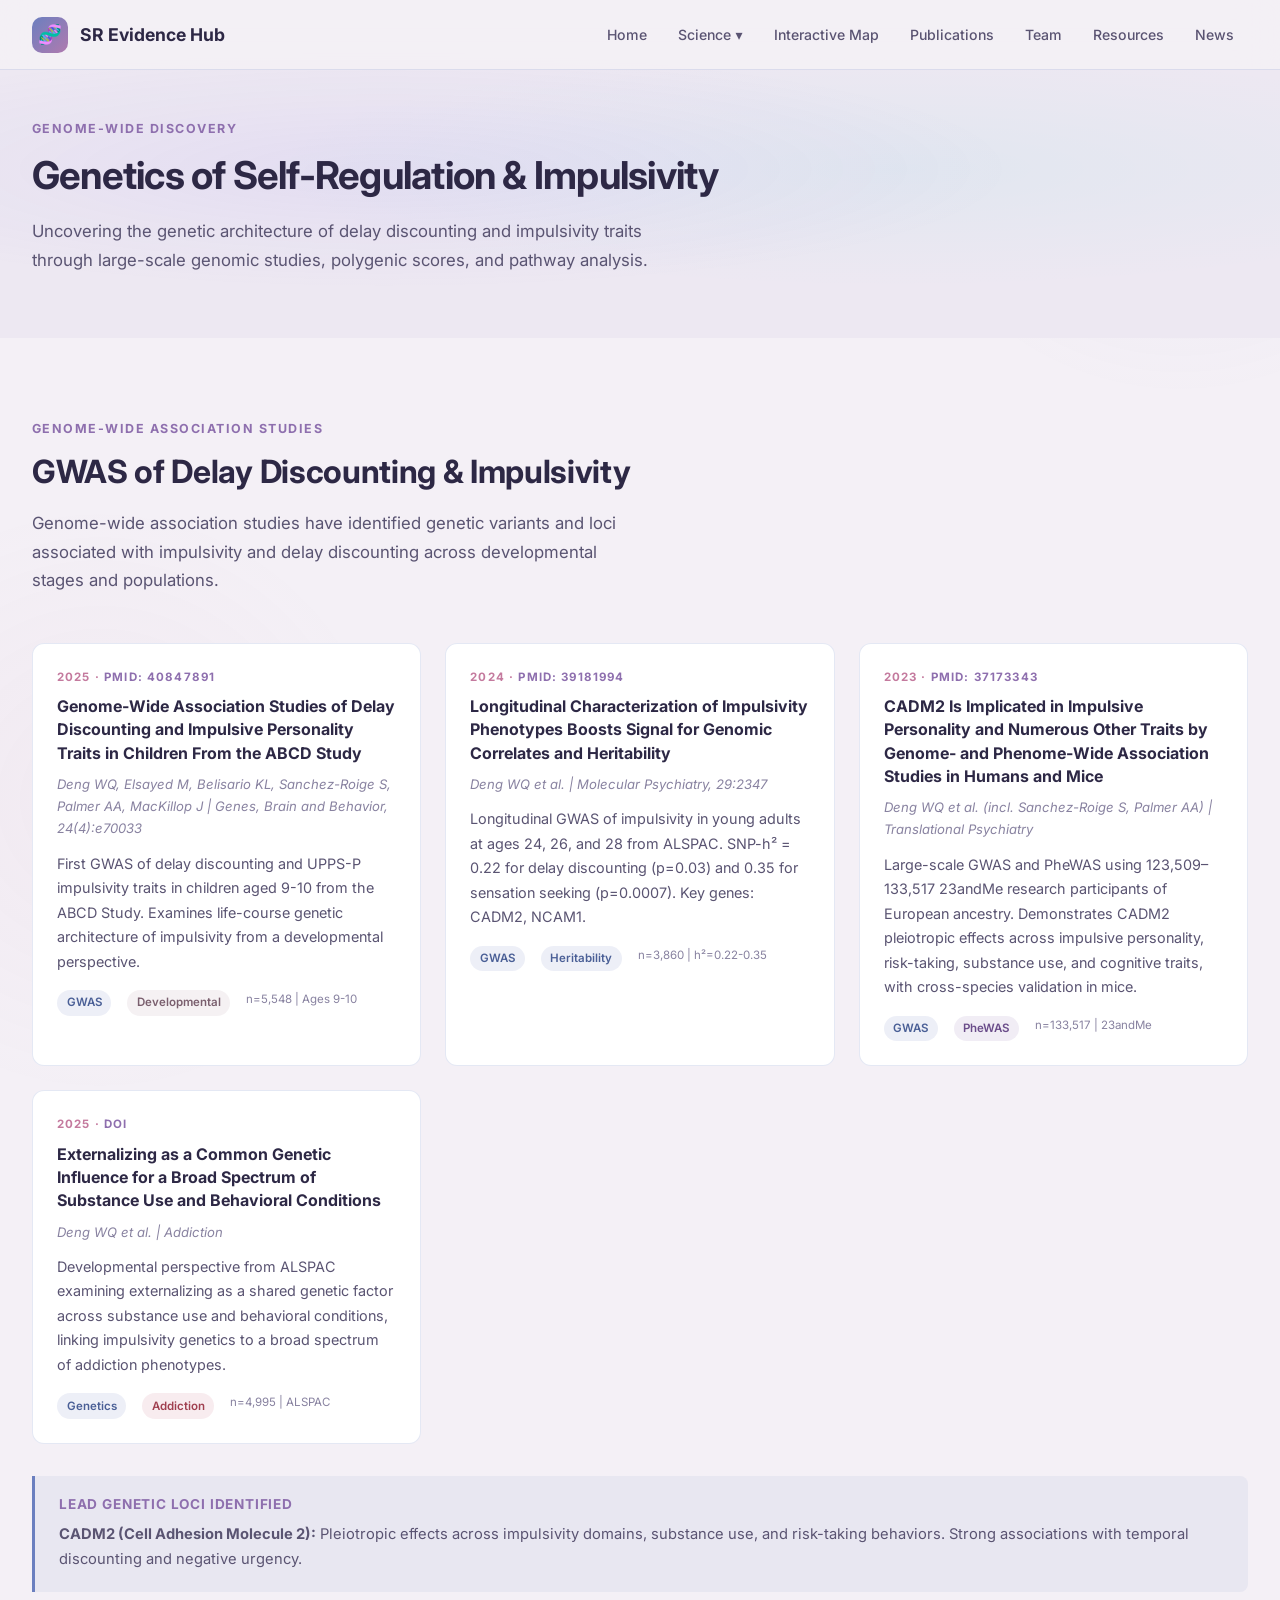
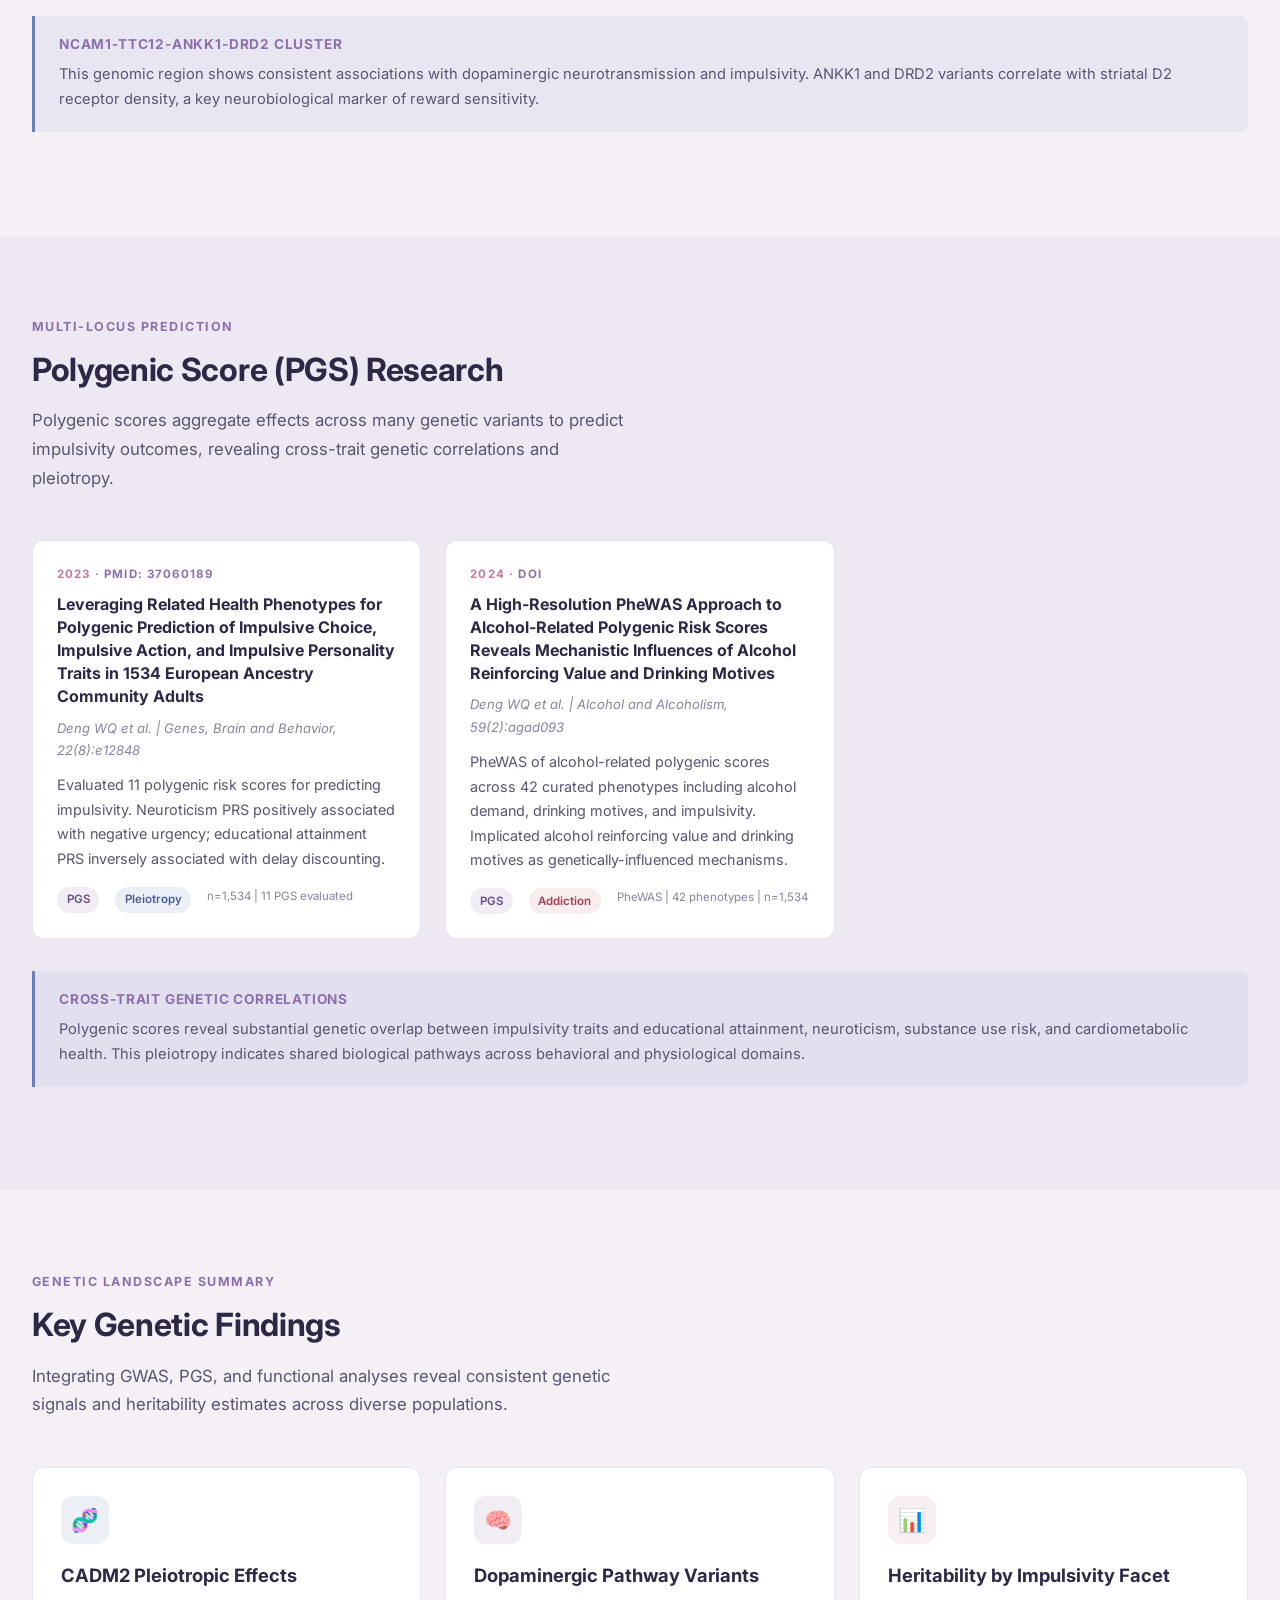
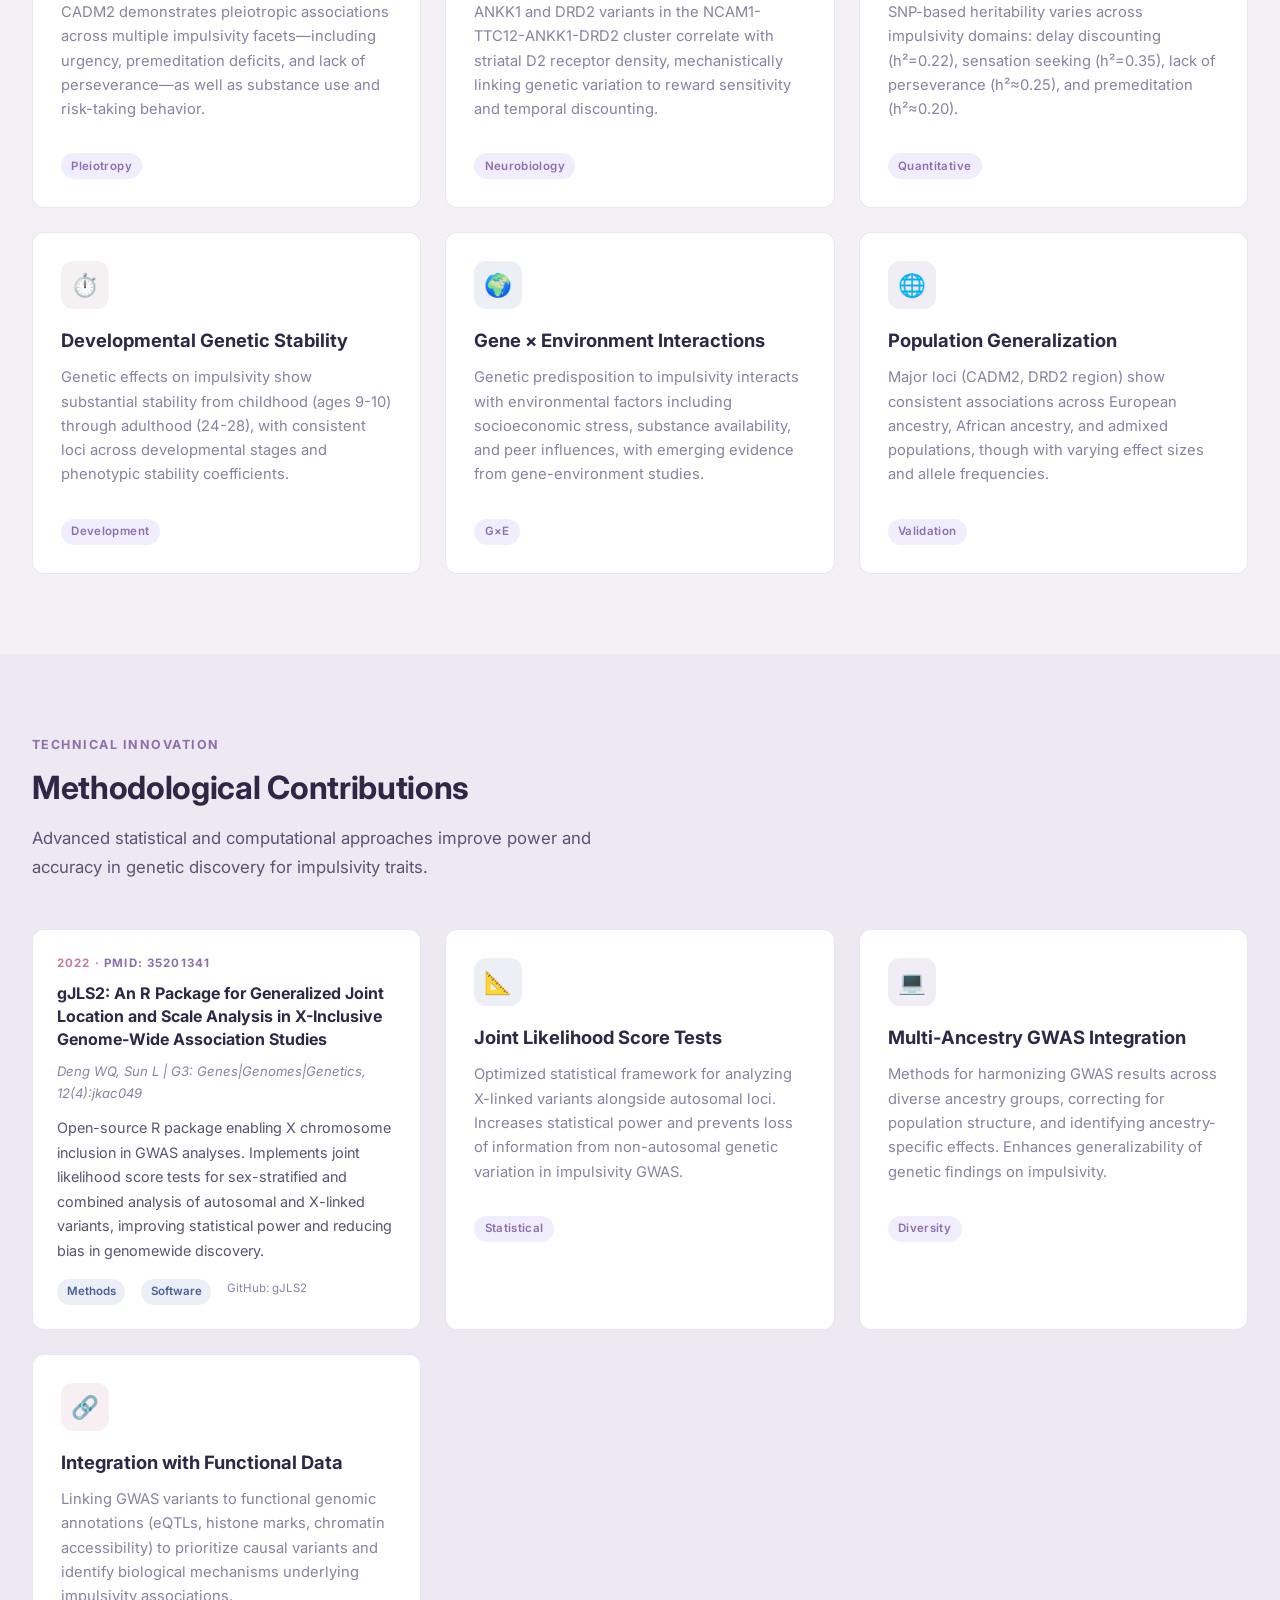
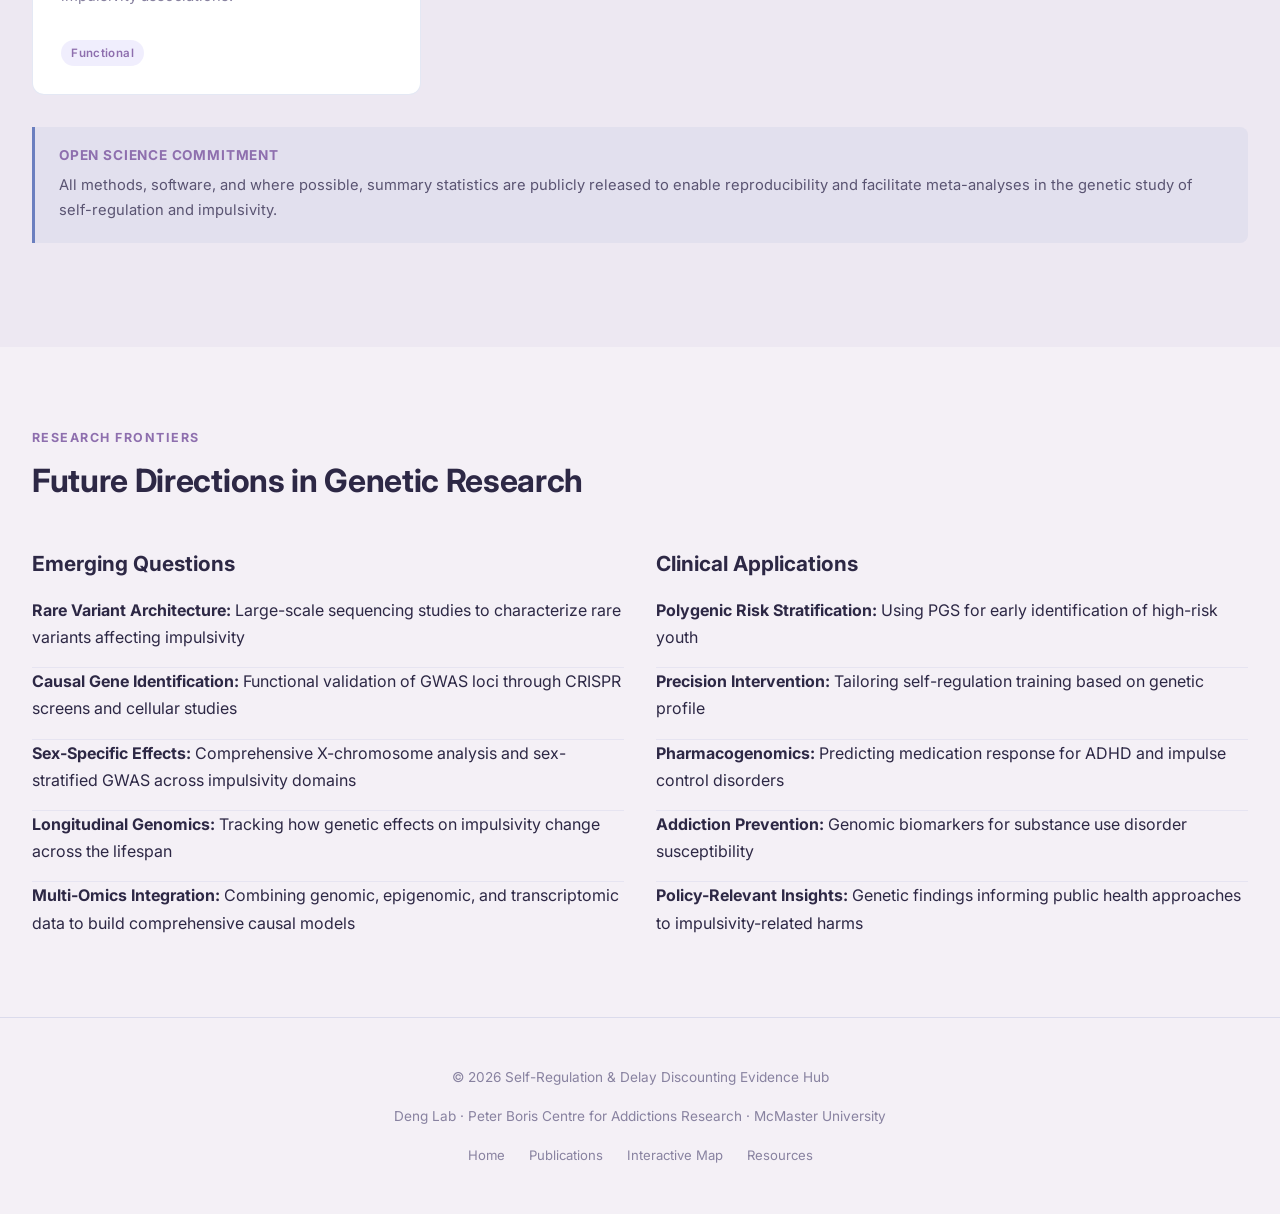
<file: genetics.html>
<!DOCTYPE html>
<html lang="en">
<head>
  <meta charset="UTF-8">
  <meta name="viewport" content="width=device-width, initial-scale=1.0">
  <title>Genetics of Self-Regulation & Impulsivity | SR Evidence Hub</title>
  <link href="https://fonts.googleapis.com/css2?family=Inter:wght@400;500;600;700&display=swap" rel="stylesheet">
  <link rel="stylesheet" href="css/style.css">
</head>
<body>
  <!-- Navigation will be injected here -->
  <div id="nav-placeholder"></div>

  <!-- Page Header -->
  <div class="page-header">
    <div class="container">
      <div class="eyebrow">Genome-Wide Discovery</div>
      <h1>Genetics of Self-Regulation & Impulsivity</h1>
      <p>Uncovering the genetic architecture of delay discounting and impulsivity traits through large-scale genomic studies, polygenic scores, and pathway analysis.</p>
    </div>
  </div>

  <!-- Section 1: GWAS of Delay Discounting & Impulsivity -->
  <div class="section">
    <div class="container">
      <div class="section-header">
        <div class="eyebrow">Genome-Wide Association Studies</div>
        <h2>GWAS of Delay Discounting & Impulsivity</h2>
        <p>Genome-wide association studies have identified genetic variants and loci associated with impulsivity and delay discounting across developmental stages and populations.</p>
      </div>

      <div class="cards-grid observe-fade">
        <!-- Card 1: Deng et al. 2025 ABCD -->
        <div class="paper-card">
          <div class="paper-year">2025 · <a href="https://pubmed.ncbi.nlm.nih.gov/40847891/" target="_blank">PMID: 40847891</a></div>
          <h4>Genome-Wide Association Studies of Delay Discounting and Impulsive Personality Traits in Children From the ABCD Study</h4>
          <div class="paper-journal">Deng WQ, Elsayed M, Belisario KL, Sanchez-Roige S, Palmer AA, MacKillop J | <em>Genes, Brain and Behavior</em>, 24(4):e70033</div>
          <p style="margin-top: 0.75rem; font-size: 0.9rem;">First GWAS of delay discounting and UPPS-P impulsivity traits in children aged 9-10 from the ABCD Study. Examines life-course genetic architecture of impulsivity from a developmental perspective.</p>
          <div class="paper-meta">
            <span class="meta-tag gwas">GWAS</span>
            <span class="meta-tag neuro">Developmental</span>
            <span style="font-size: 0.72rem; color: var(--text-muted);">n=5,548 | Ages 9-10</span>
          </div>
        </div>

        <!-- Card 2: Deng et al. 2024 ALSPAC -->
        <div class="paper-card">
          <div class="paper-year">2024 · <a href="https://pubmed.ncbi.nlm.nih.gov/39181994/" target="_blank">PMID: 39181994</a></div>
          <h4>Longitudinal Characterization of Impulsivity Phenotypes Boosts Signal for Genomic Correlates and Heritability</h4>
          <div class="paper-journal">Deng WQ et al. | <em>Molecular Psychiatry</em>, 29:2347</div>
          <p style="margin-top: 0.75rem; font-size: 0.9rem;">Longitudinal GWAS of impulsivity in young adults at ages 24, 26, and 28 from ALSPAC. SNP-h² = 0.22 for delay discounting (p=0.03) and 0.35 for sensation seeking (p=0.0007). Key genes: CADM2, NCAM1.</p>
          <div class="paper-meta">
            <span class="meta-tag gwas">GWAS</span>
            <span class="meta-tag model">Heritability</span>
            <span style="font-size: 0.72rem; color: var(--text-muted);">n=3,860 | h²=0.22-0.35</span>
          </div>
        </div>

        <!-- Card 3: CADM2 23andMe Study -->
        <div class="paper-card">
          <div class="paper-year">2023 · <a href="https://pubmed.ncbi.nlm.nih.gov/37173343/" target="_blank">PMID: 37173343</a></div>
          <h4>CADM2 Is Implicated in Impulsive Personality and Numerous Other Traits by Genome- and Phenome-Wide Association Studies in Humans and Mice</h4>
          <div class="paper-journal">Deng WQ et al. (incl. Sanchez-Roige S, Palmer AA) | <em>Translational Psychiatry</em></div>
          <p style="margin-top: 0.75rem; font-size: 0.9rem;">Large-scale GWAS and PheWAS using 123,509–133,517 23andMe research participants of European ancestry. Demonstrates CADM2 pleiotropic effects across impulsive personality, risk-taking, substance use, and cognitive traits, with cross-species validation in mice.</p>
          <div class="paper-meta">
            <span class="meta-tag gwas">GWAS</span>
            <span class="meta-tag pgs">PheWAS</span>
            <span style="font-size: 0.72rem; color: var(--text-muted);">n=133,517 | 23andMe</span>
          </div>
        </div>

        <!-- Card 4: Externalizing ALSPAC 2025 -->
        <div class="paper-card">
          <div class="paper-year">2025 · <a href="https://doi.org/10.1111/add.70163" target="_blank">DOI</a></div>
          <h4>Externalizing as a Common Genetic Influence for a Broad Spectrum of Substance Use and Behavioral Conditions</h4>
          <div class="paper-journal">Deng WQ et al. | <em>Addiction</em></div>
          <p style="margin-top: 0.75rem; font-size: 0.9rem;">Developmental perspective from ALSPAC examining externalizing as a shared genetic factor across substance use and behavioral conditions, linking impulsivity genetics to a broad spectrum of addiction phenotypes.</p>
          <div class="paper-meta">
            <span class="meta-tag gwas">Genetics</span>
            <span class="meta-tag addiction">Addiction</span>
            <span style="font-size: 0.72rem; color: var(--text-muted);">n=4,995 | ALSPAC</span>
          </div>
        </div>
      </div>

      <!-- Key Genes Callout -->
      <div class="callout" style="margin-top: 2rem;">
        <h4>Lead Genetic Loci Identified</h4>
        <p><strong>CADM2 (Cell Adhesion Molecule 2):</strong> Pleiotropic effects across impulsivity domains, substance use, and risk-taking behaviors. Strong associations with temporal discounting and negative urgency.</p>
      </div>

      <div class="callout">
        <h4>NCAM1-TTC12-ANKK1-DRD2 Cluster</h4>
        <p>This genomic region shows consistent associations with dopaminergic neurotransmission and impulsivity. ANKK1 and DRD2 variants correlate with striatal D2 receptor density, a key neurobiological marker of reward sensitivity.</p>
      </div>
    </div>
  </div>

  <!-- Section 2: Polygenic Score Research -->
  <div class="section section-alt">
    <div class="container">
      <div class="section-header">
        <div class="eyebrow">Multi-Locus Prediction</div>
        <h2>Polygenic Score (PGS) Research</h2>
        <p>Polygenic scores aggregate effects across many genetic variants to predict impulsivity outcomes, revealing cross-trait genetic correlations and pleiotropy.</p>
      </div>

      <div class="cards-grid observe-fade">
        <!-- Card 1: Deng et al. 2023 PGS -->
        <div class="paper-card">
          <div class="paper-year">2023 · <a href="https://pubmed.ncbi.nlm.nih.gov/37060189/" target="_blank">PMID: 37060189</a></div>
          <h4>Leveraging Related Health Phenotypes for Polygenic Prediction of Impulsive Choice, Impulsive Action, and Impulsive Personality Traits in 1534 European Ancestry Community Adults</h4>
          <div class="paper-journal">Deng WQ et al. | <em>Genes, Brain and Behavior</em>, 22(8):e12848</div>
          <p style="margin-top: 0.75rem; font-size: 0.9rem;">Evaluated 11 polygenic risk scores for predicting impulsivity. Neuroticism PRS positively associated with negative urgency; educational attainment PRS inversely associated with delay discounting.</p>
          <div class="paper-meta">
            <span class="meta-tag pgs">PGS</span>
            <span class="meta-tag model">Pleiotropy</span>
            <span style="font-size: 0.72rem; color: var(--text-muted);">n=1,534 | 11 PGS evaluated</span>
          </div>
        </div>

        <!-- Card 2: PheWAS Alcohol -->
        <div class="paper-card">
          <div class="paper-year">2024 · <a href="https://doi.org/10.1093/alcalc/agad093" target="_blank">DOI</a></div>
          <h4>A High-Resolution PheWAS Approach to Alcohol-Related Polygenic Risk Scores Reveals Mechanistic Influences of Alcohol Reinforcing Value and Drinking Motives</h4>
          <div class="paper-journal">Deng WQ et al. | <em>Alcohol and Alcoholism</em>, 59(2):agad093</div>
          <p style="margin-top: 0.75rem; font-size: 0.9rem;">PheWAS of alcohol-related polygenic scores across 42 curated phenotypes including alcohol demand, drinking motives, and impulsivity. Implicated alcohol reinforcing value and drinking motives as genetically-influenced mechanisms.</p>
          <div class="paper-meta">
            <span class="meta-tag pgs">PGS</span>
            <span class="meta-tag addiction">Addiction</span>
            <span style="font-size: 0.72rem; color: var(--text-muted);">PheWAS | 42 phenotypes | n=1,534</span>
          </div>
        </div>
      </div>

      <div class="callout" style="margin-top: 2rem;">
        <h4>Cross-Trait Genetic Correlations</h4>
        <p>Polygenic scores reveal substantial genetic overlap between impulsivity traits and educational attainment, neuroticism, substance use risk, and cardiometabolic health. This pleiotropy indicates shared biological pathways across behavioral and physiological domains.</p>
      </div>
    </div>
  </div>

  <!-- Section 3: Key Genetic Findings -->
  <div class="section">
    <div class="container">
      <div class="section-header">
        <div class="eyebrow">Genetic Landscape Summary</div>
        <h2>Key Genetic Findings</h2>
        <p>Integrating GWAS, PGS, and functional analyses reveal consistent genetic signals and heritability estimates across diverse populations.</p>
      </div>

      <div class="cards-grid observe-fade" style="grid-template-columns: repeat(auto-fit, minmax(300px, 1fr));">
        <!-- Finding 1: CADM2 Pleiotropy -->
        <div class="card">
          <div class="card-icon purple">🧬</div>
          <h3>CADM2 Pleiotropic Effects</h3>
          <p>CADM2 demonstrates pleiotropic associations across multiple impulsivity facets—including urgency, premeditation deficits, and lack of perseverance—as well as substance use and risk-taking behavior.</p>
          <div class="card-tag">Pleiotropy</div>
        </div>

        <!-- Finding 2: D2 Receptor Pathway -->
        <div class="card">
          <div class="card-icon teal">🧠</div>
          <h3>Dopaminergic Pathway Variants</h3>
          <p>ANKK1 and DRD2 variants in the NCAM1-TTC12-ANKK1-DRD2 cluster correlate with striatal D2 receptor density, mechanistically linking genetic variation to reward sensitivity and temporal discounting.</p>
          <div class="card-tag">Neurobiology</div>
        </div>

        <!-- Finding 3: Heritability Estimates -->
        <div class="card">
          <div class="card-icon pink">📊</div>
          <h3>Heritability by Impulsivity Facet</h3>
          <p>SNP-based heritability varies across impulsivity domains: delay discounting (h²=0.22), sensation seeking (h²=0.35), lack of perseverance (h²≈0.25), and premeditation (h²≈0.20).</p>
          <div class="card-tag">Quantitative</div>
        </div>

        <!-- Finding 4: Developmental Stability -->
        <div class="card">
          <div class="card-icon yellow">⏱️</div>
          <h3>Developmental Genetic Stability</h3>
          <p>Genetic effects on impulsivity show substantial stability from childhood (ages 9-10) through adulthood (24-28), with consistent loci across developmental stages and phenotypic stability coefficients.</p>
          <div class="card-tag">Development</div>
        </div>

        <!-- Finding 5: Environmental Modulation -->
        <div class="card">
          <div class="card-icon purple">🌍</div>
          <h3>Gene × Environment Interactions</h3>
          <p>Genetic predisposition to impulsivity interacts with environmental factors including socioeconomic stress, substance availability, and peer influences, with emerging evidence from gene-environment studies.</p>
          <div class="card-tag">G×E</div>
        </div>

        <!-- Finding 6: Cross-Population Consistency -->
        <div class="card">
          <div class="card-icon teal">🌐</div>
          <h3>Population Generalization</h3>
          <p>Major loci (CADM2, DRD2 region) show consistent associations across European ancestry, African ancestry, and admixed populations, though with varying effect sizes and allele frequencies.</p>
          <div class="card-tag">Validation</div>
        </div>
      </div>
    </div>
  </div>

  <!-- Section 4: Methodological Contributions -->
  <div class="section section-alt">
    <div class="container">
      <div class="section-header">
        <div class="eyebrow">Technical Innovation</div>
        <h2>Methodological Contributions</h2>
        <p>Advanced statistical and computational approaches improve power and accuracy in genetic discovery for impulsivity traits.</p>
      </div>

      <div class="cards-grid observe-fade">
        <div class="paper-card">
          <div class="paper-year">2022 · <a href="https://pubmed.ncbi.nlm.nih.gov/35201341/" target="_blank">PMID: 35201341</a></div>
          <h4>gJLS2: An R Package for Generalized Joint Location and Scale Analysis in X-Inclusive Genome-Wide Association Studies</h4>
          <div class="paper-journal">Deng WQ, Sun L | <em>G3: Genes|Genomes|Genetics</em>, 12(4):jkac049</div>
          <p style="margin-top: 0.75rem; font-size: 0.9rem;">Open-source R package enabling X chromosome inclusion in GWAS analyses. Implements joint likelihood score tests for sex-stratified and combined analysis of autosomal and X-linked variants, improving statistical power and reducing bias in genomewide discovery.</p>
          <div class="paper-meta">
            <span class="meta-tag model">Methods</span>
            <span class="meta-tag gwas">Software</span>
            <span style="font-size: 0.72rem; color: var(--text-muted);">GitHub: gJLS2</span>
          </div>
        </div>

        <div class="card">
          <div class="card-icon purple">📐</div>
          <h3>Joint Likelihood Score Tests</h3>
          <p>Optimized statistical framework for analyzing X-linked variants alongside autosomal loci. Increases statistical power and prevents loss of information from non-autosomal genetic variation in impulsivity GWAS.</p>
          <div class="card-tag">Statistical</div>
        </div>

        <div class="card">
          <div class="card-icon teal">💻</div>
          <h3>Multi-Ancestry GWAS Integration</h3>
          <p>Methods for harmonizing GWAS results across diverse ancestry groups, correcting for population structure, and identifying ancestry-specific effects. Enhances generalizability of genetic findings on impulsivity.</p>
          <div class="card-tag">Diversity</div>
        </div>

        <div class="card">
          <div class="card-icon pink">🔗</div>
          <h3>Integration with Functional Data</h3>
          <p>Linking GWAS variants to functional genomic annotations (eQTLs, histone marks, chromatin accessibility) to prioritize causal variants and identify biological mechanisms underlying impulsivity associations.</p>
          <div class="card-tag">Functional</div>
        </div>
      </div>

      <div class="callout" style="margin-top: 2rem;">
        <h4>Open Science Commitment</h4>
        <p>All methods, software, and where possible, summary statistics are publicly released to enable reproducibility and facilitate meta-analyses in the genetic study of self-regulation and impulsivity.</p>
      </div>
    </div>
  </div>

  <!-- Future Directions -->
  <div class="section">
    <div class="container">
      <div class="section-header">
        <div class="eyebrow">Research Frontiers</div>
        <h2>Future Directions in Genetic Research</h2>
      </div>

      <div class="two-col">
        <div>
          <h3 style="font-size: 1.3rem; margin-bottom: 1.25rem;">Emerging Questions</h3>
          <ul style="list-style: none; padding: 0;">
            <li style="padding-bottom: 1rem; border-bottom: 1px solid rgba(107,127,191,0.1);">
              <strong>Rare Variant Architecture:</strong> Large-scale sequencing studies to characterize rare variants affecting impulsivity
            </li>
            <li style="padding-bottom: 1rem; border-bottom: 1px solid rgba(107,127,191,0.1);">
              <strong>Causal Gene Identification:</strong> Functional validation of GWAS loci through CRISPR screens and cellular studies
            </li>
            <li style="padding-bottom: 1rem; border-bottom: 1px solid rgba(107,127,191,0.1);">
              <strong>Sex-Specific Effects:</strong> Comprehensive X-chromosome analysis and sex-stratified GWAS across impulsivity domains
            </li>
            <li style="padding-bottom: 1rem; border-bottom: 1px solid rgba(107,127,191,0.1);">
              <strong>Longitudinal Genomics:</strong> Tracking how genetic effects on impulsivity change across the lifespan
            </li>
            <li>
              <strong>Multi-Omics Integration:</strong> Combining genomic, epigenomic, and transcriptomic data to build comprehensive causal models
            </li>
          </ul>
        </div>

        <div>
          <h3 style="font-size: 1.3rem; margin-bottom: 1.25rem;">Clinical Applications</h3>
          <ul style="list-style: none; padding: 0;">
            <li style="padding-bottom: 1rem; border-bottom: 1px solid rgba(107,127,191,0.1);">
              <strong>Polygenic Risk Stratification:</strong> Using PGS for early identification of high-risk youth
            </li>
            <li style="padding-bottom: 1rem; border-bottom: 1px solid rgba(107,127,191,0.1);">
              <strong>Precision Intervention:</strong> Tailoring self-regulation training based on genetic profile
            </li>
            <li style="padding-bottom: 1rem; border-bottom: 1px solid rgba(107,127,191,0.1);">
              <strong>Pharmacogenomics:</strong> Predicting medication response for ADHD and impulse control disorders
            </li>
            <li style="padding-bottom: 1rem; border-bottom: 1px solid rgba(107,127,191,0.1);">
              <strong>Addiction Prevention:</strong> Genomic biomarkers for substance use disorder susceptibility
            </li>
            <li>
              <strong>Policy-Relevant Insights:</strong> Genetic findings informing public health approaches to impulsivity-related harms
            </li>
          </ul>
        </div>
      </div>
    </div>
  </div>

  <!-- Footer will be injected here -->
  <div id="footer-placeholder"></div>

  <script src="js/main.js"></script>
  <script>
    // Inject navigation and footer
    document.getElementById('nav-placeholder').innerHTML = getNavHTML('genetics');
    document.getElementById('footer-placeholder').innerHTML = getFooterHTML();
  </script>
</body>
</html>
</file>
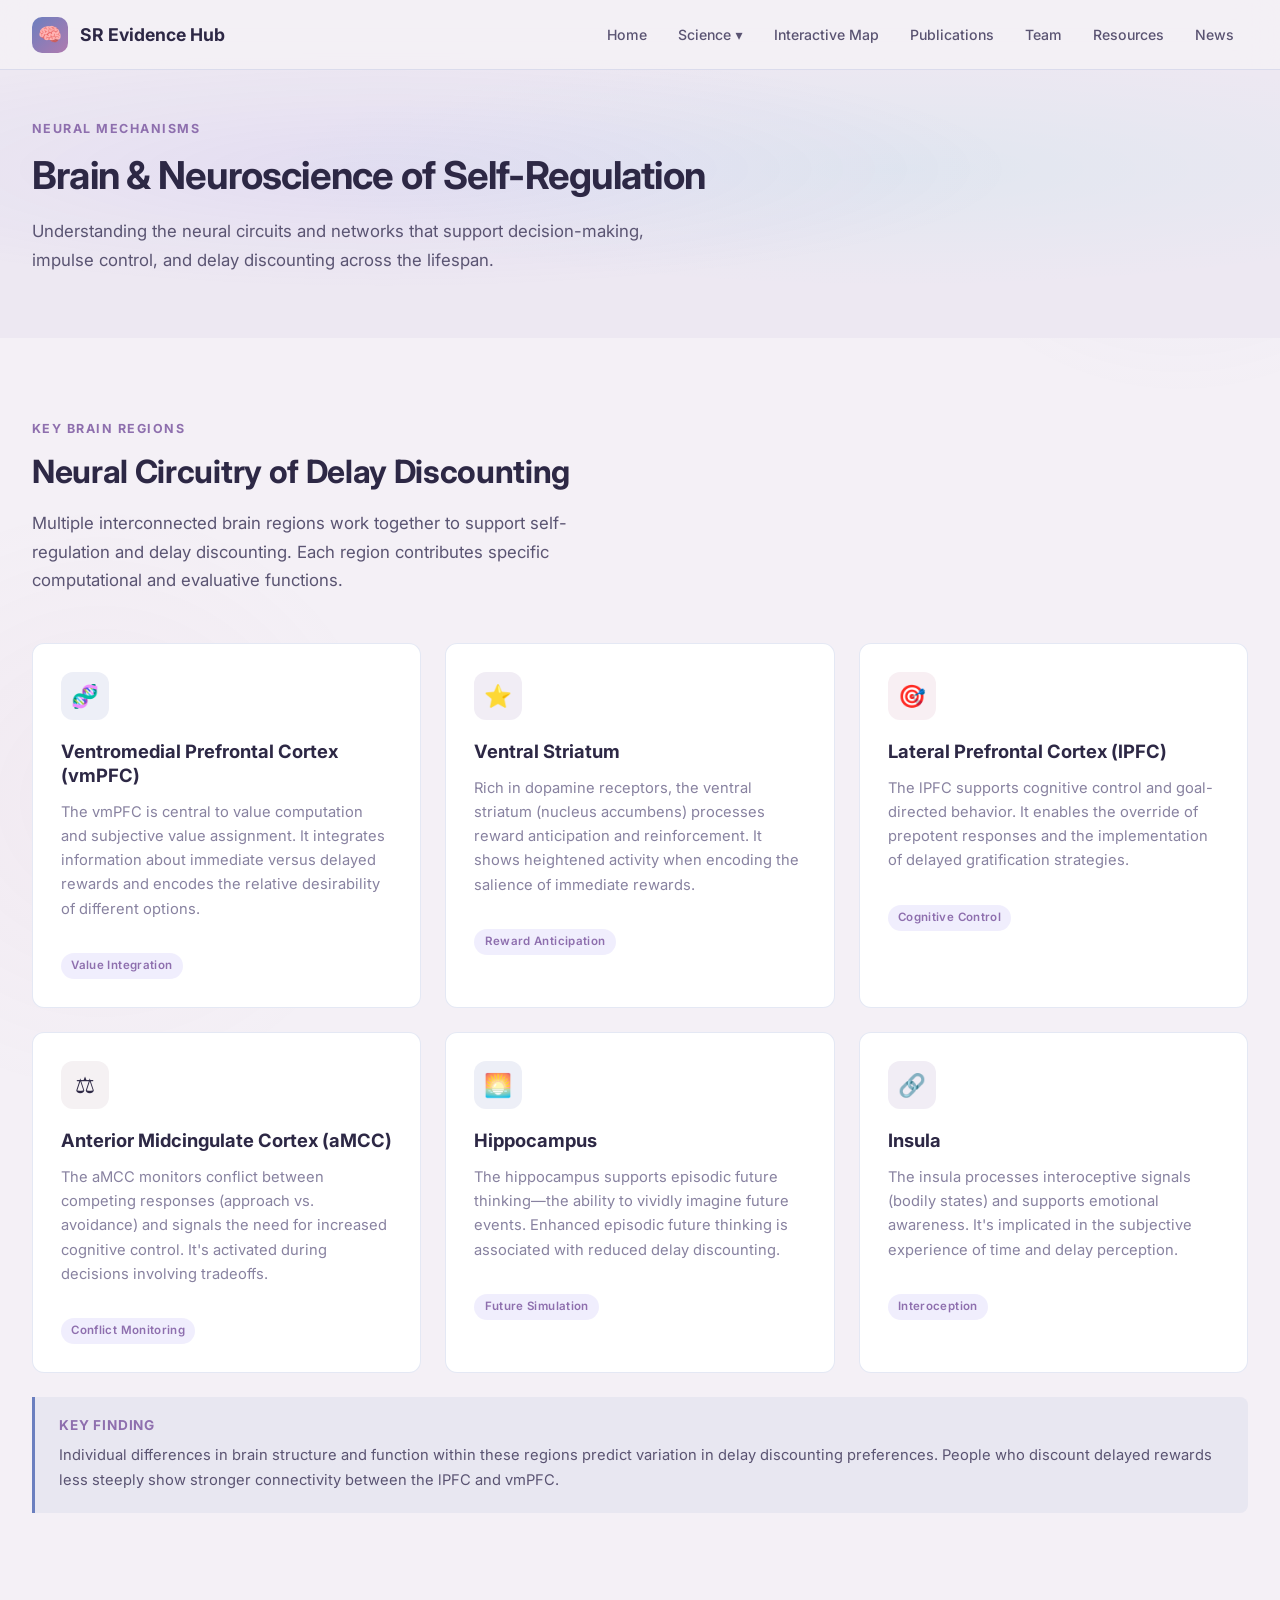
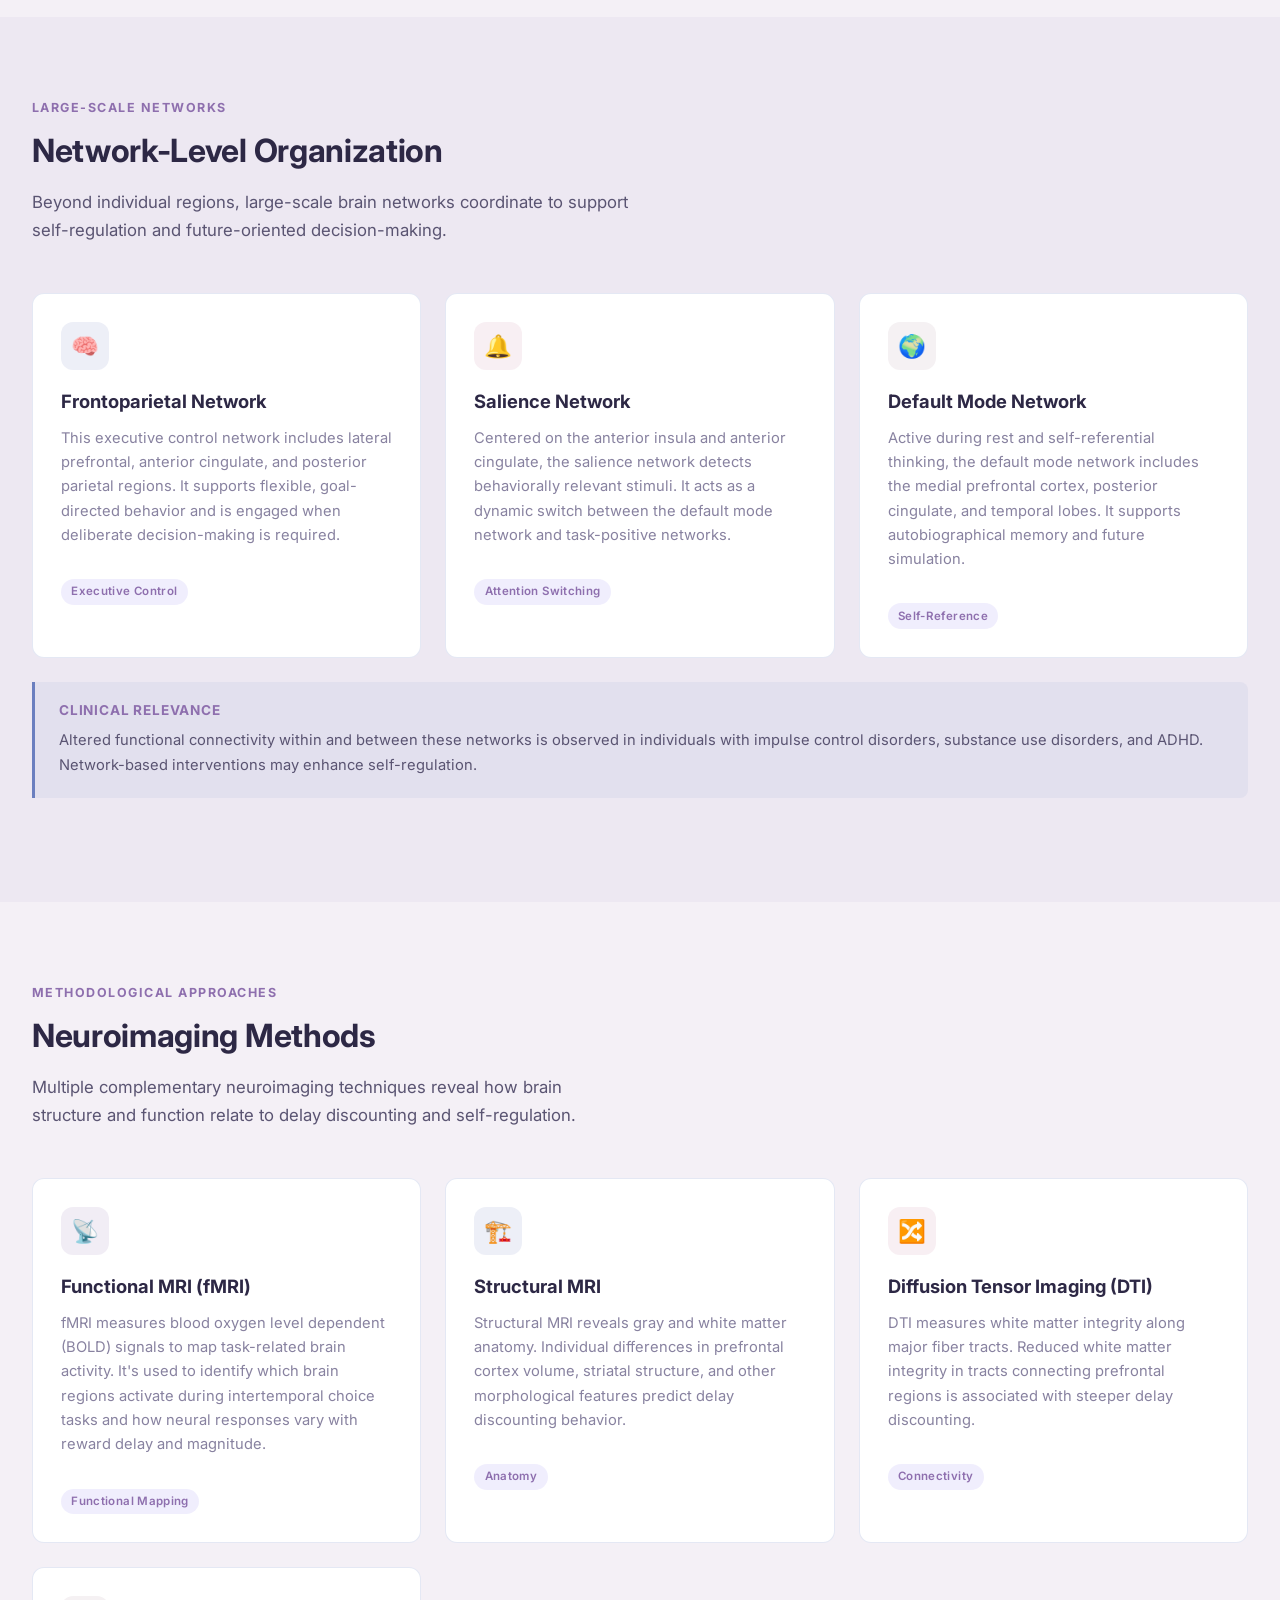
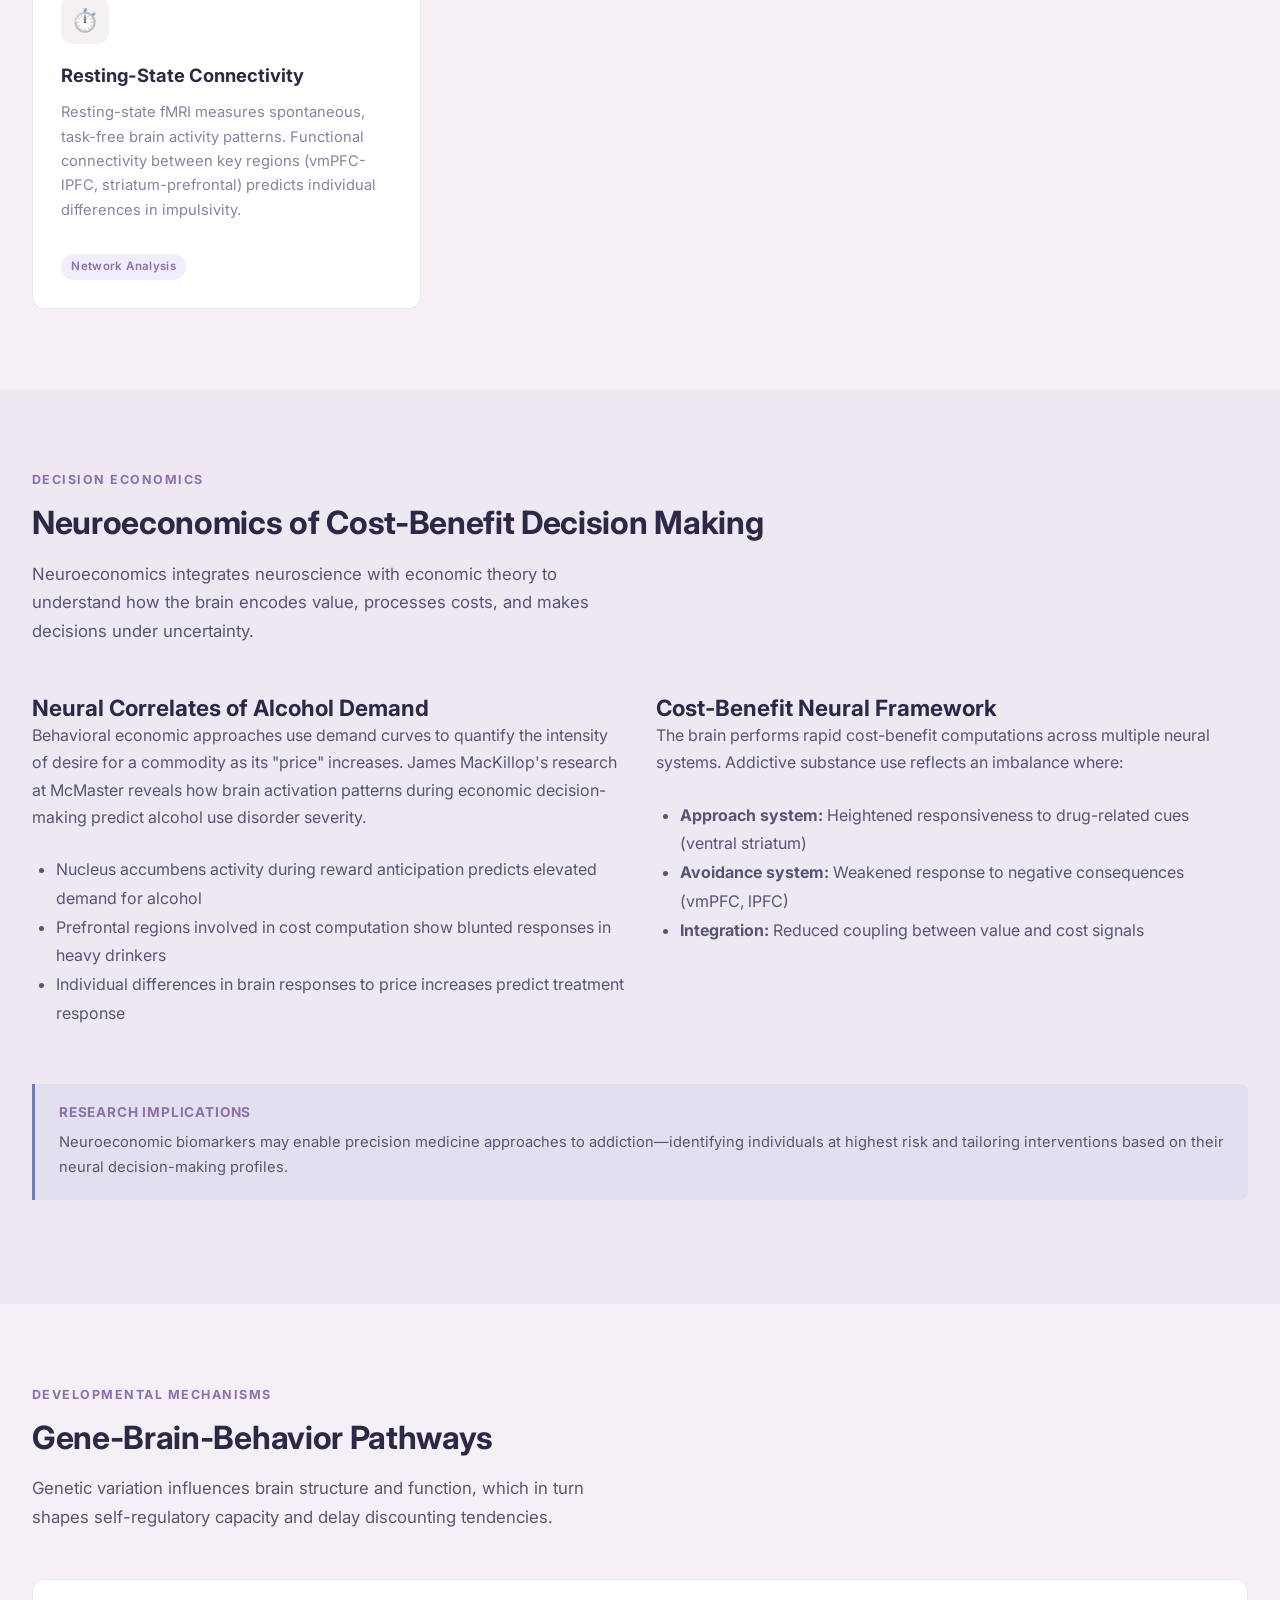
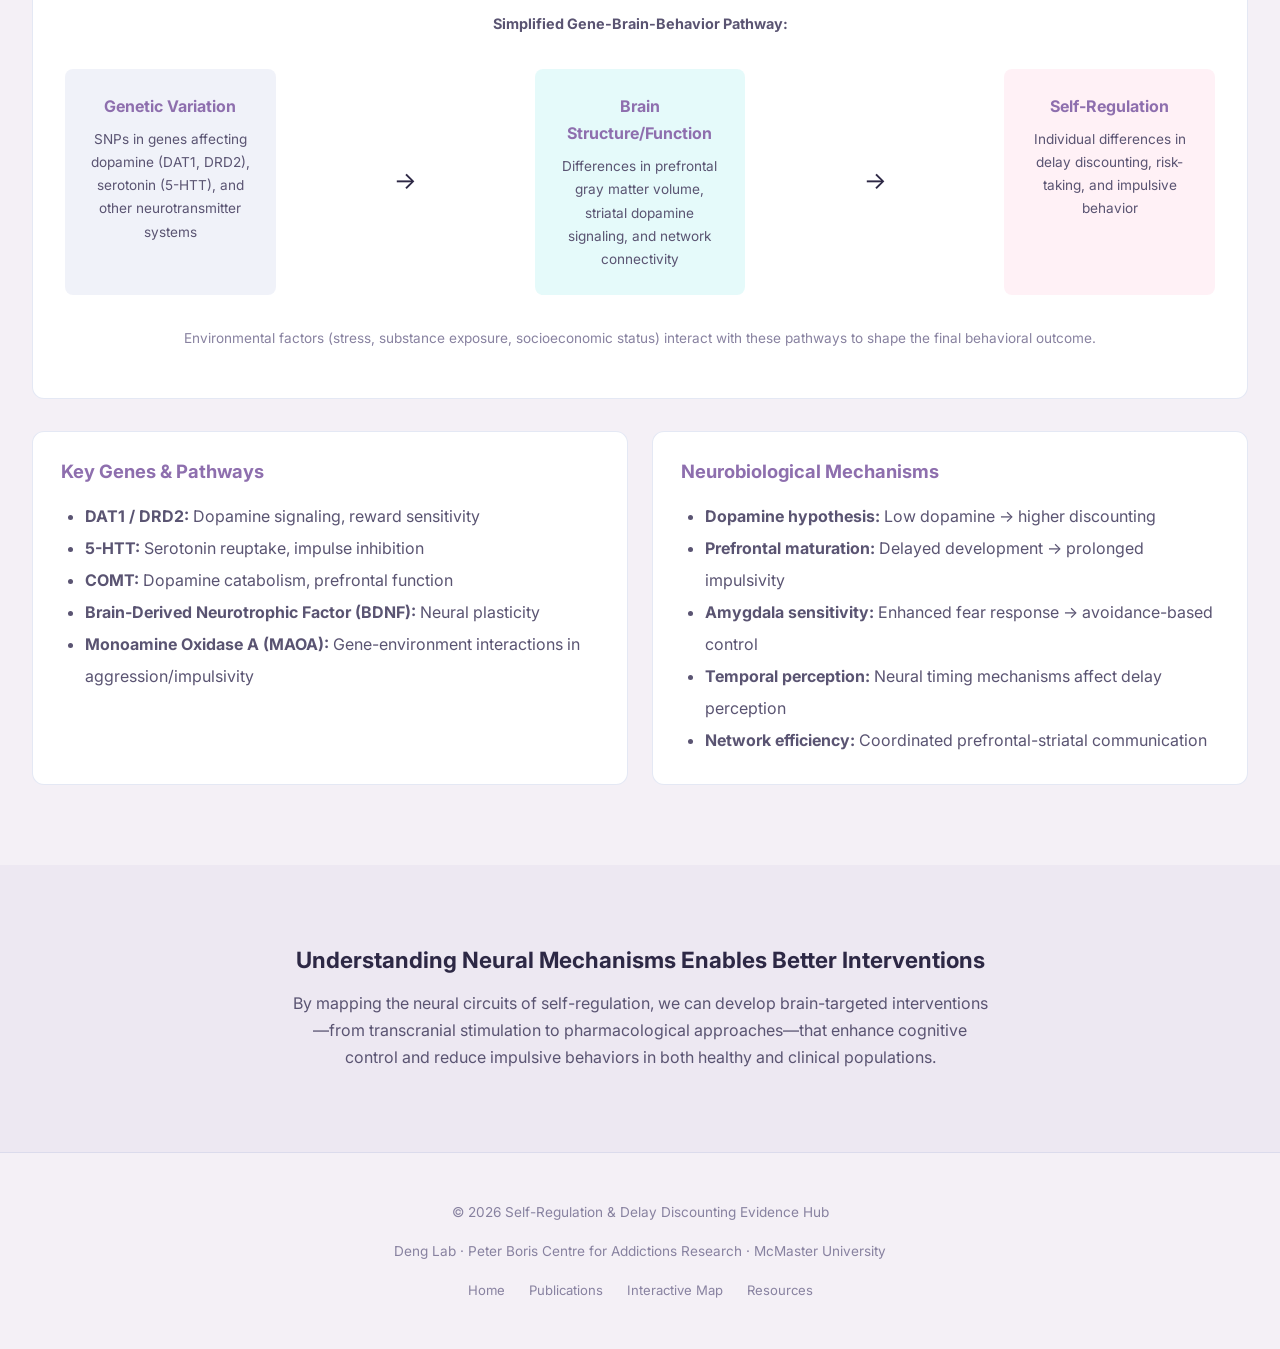
<file: neuroscience.html>
<!DOCTYPE html>
<html lang="en">
<head>
  <meta charset="UTF-8">
  <meta name="viewport" content="width=device-width, initial-scale=1.0">
  <title>Brain & Neuroscience of Self-Regulation - SR Evidence Hub</title>
  <link href="https://fonts.googleapis.com/css2?family=Inter:wght@300;400;500;600;700&display=swap" rel="stylesheet">
  <link rel="stylesheet" href="css/style.css">
</head>
<body>

  <!-- Navigation -->
  <nav class="navbar">
    <div class="nav-container">
      <a href="index.html" class="nav-logo">
        <span class="logo-icon">🧠</span>
        <span>SR Evidence Hub</span>
      </a>
      <button class="nav-toggle" aria-label="Menu">☰</button>
      <ul class="nav-links">
        <li><a href="index.html">Home</a></li>
        <li class="nav-dropdown">
          <a href="#" class="dropdown-trigger">Science ▾</a>
          <div class="dropdown-menu">
            <a href="genetics.html">Genetics</a>
            <a href="epigenetics.html">Epigenetics</a>
            <a href="neuroscience.html" class="active">Brain / Neuroscience</a>
            <a href="theory.html">Theory & Models</a>
            <a href="applications.html">Applications</a>
          </div>
        </li>
        <li><a href="map.html">Interactive Map</a></li>
        <li><a href="publications.html">Publications</a></li>
        <li><a href="team.html">Team</a></li>
        <li><a href="resources.html">Resources</a></li>
        <li><a href="news.html">News</a></li>
      </ul>
    </div>
  </nav>

  <!-- Page Header -->
  <div class="page-header">
    <div class="container">
      <div class="eyebrow">Neural Mechanisms</div>
      <h1>Brain & Neuroscience of Self-Regulation</h1>
      <p>Understanding the neural circuits and networks that support decision-making, impulse control, and delay discounting across the lifespan.</p>
    </div>
  </div>

  <!-- Main Content -->
  <main>
    <!-- Neural Circuitry Section -->
    <section class="section">
      <div class="container">
        <div class="section-header">
          <div class="eyebrow">Key Brain Regions</div>
          <h2>Neural Circuitry of Delay Discounting</h2>
          <p>Multiple interconnected brain regions work together to support self-regulation and delay discounting. Each region contributes specific computational and evaluative functions.</p>
        </div>

        <div class="cards-grid stagger">
          <div class="card observe-fade">
            <div class="card-icon purple">🧬</div>
            <h3>Ventromedial Prefrontal Cortex (vmPFC)</h3>
            <p>The vmPFC is central to value computation and subjective value assignment. It integrates information about immediate versus delayed rewards and encodes the relative desirability of different options.</p>
            <span class="card-tag">Value Integration</span>
          </div>

          <div class="card observe-fade">
            <div class="card-icon teal">⭐</div>
            <h3>Ventral Striatum</h3>
            <p>Rich in dopamine receptors, the ventral striatum (nucleus accumbens) processes reward anticipation and reinforcement. It shows heightened activity when encoding the salience of immediate rewards.</p>
            <span class="card-tag">Reward Anticipation</span>
          </div>

          <div class="card observe-fade">
            <div class="card-icon pink">🎯</div>
            <h3>Lateral Prefrontal Cortex (lPFC)</h3>
            <p>The lPFC supports cognitive control and goal-directed behavior. It enables the override of prepotent responses and the implementation of delayed gratification strategies.</p>
            <span class="card-tag">Cognitive Control</span>
          </div>

          <div class="card observe-fade">
            <div class="card-icon yellow">⚖️</div>
            <h3>Anterior Midcingulate Cortex (aMCC)</h3>
            <p>The aMCC monitors conflict between competing responses (approach vs. avoidance) and signals the need for increased cognitive control. It's activated during decisions involving tradeoffs.</p>
            <span class="card-tag">Conflict Monitoring</span>
          </div>

          <div class="card observe-fade">
            <div class="card-icon purple">🌅</div>
            <h3>Hippocampus</h3>
            <p>The hippocampus supports episodic future thinking—the ability to vividly imagine future events. Enhanced episodic future thinking is associated with reduced delay discounting.</p>
            <span class="card-tag">Future Simulation</span>
          </div>

          <div class="card observe-fade">
            <div class="card-icon teal">🔗</div>
            <h3>Insula</h3>
            <p>The insula processes interoceptive signals (bodily states) and supports emotional awareness. It's implicated in the subjective experience of time and delay perception.</p>
            <span class="card-tag">Interoception</span>
          </div>
        </div>

        <div class="callout">
          <h4>Key Finding</h4>
          <p>Individual differences in brain structure and function within these regions predict variation in delay discounting preferences. People who discount delayed rewards less steeply show stronger connectivity between the lPFC and vmPFC.</p>
        </div>
      </div>
    </section>

    <!-- Network-Level Organization -->
    <section class="section section-alt">
      <div class="container">
        <div class="section-header">
          <div class="eyebrow">Large-Scale Networks</div>
          <h2>Network-Level Organization</h2>
          <p>Beyond individual regions, large-scale brain networks coordinate to support self-regulation and future-oriented decision-making.</p>
        </div>

        <div class="cards-grid">
          <div class="card observe-fade">
            <div class="card-icon purple">🧠</div>
            <h3>Frontoparietal Network</h3>
            <p>This executive control network includes lateral prefrontal, anterior cingulate, and posterior parietal regions. It supports flexible, goal-directed behavior and is engaged when deliberate decision-making is required.</p>
            <span class="card-tag">Executive Control</span>
          </div>

          <div class="card observe-fade">
            <div class="card-icon pink">🔔</div>
            <h3>Salience Network</h3>
            <p>Centered on the anterior insula and anterior cingulate, the salience network detects behaviorally relevant stimuli. It acts as a dynamic switch between the default mode network and task-positive networks.</p>
            <span class="card-tag">Attention Switching</span>
          </div>

          <div class="card observe-fade">
            <div class="card-icon yellow">🌍</div>
            <h3>Default Mode Network</h3>
            <p>Active during rest and self-referential thinking, the default mode network includes the medial prefrontal cortex, posterior cingulate, and temporal lobes. It supports autobiographical memory and future simulation.</p>
            <span class="card-tag">Self-Reference</span>
          </div>
        </div>

        <div class="callout">
          <h4>Clinical Relevance</h4>
          <p>Altered functional connectivity within and between these networks is observed in individuals with impulse control disorders, substance use disorders, and ADHD. Network-based interventions may enhance self-regulation.</p>
        </div>
      </div>
    </section>

    <!-- Neuroimaging Methods -->
    <section class="section">
      <div class="container">
        <div class="section-header">
          <div class="eyebrow">Methodological Approaches</div>
          <h2>Neuroimaging Methods</h2>
          <p>Multiple complementary neuroimaging techniques reveal how brain structure and function relate to delay discounting and self-regulation.</p>
        </div>

        <div class="cards-grid">
          <div class="card observe-fade">
            <div class="card-icon teal">📡</div>
            <h3>Functional MRI (fMRI)</h3>
            <p>fMRI measures blood oxygen level dependent (BOLD) signals to map task-related brain activity. It's used to identify which brain regions activate during intertemporal choice tasks and how neural responses vary with reward delay and magnitude.</p>
            <span class="card-tag">Functional Mapping</span>
          </div>

          <div class="card observe-fade">
            <div class="card-icon purple">🏗️</div>
            <h3>Structural MRI</h3>
            <p>Structural MRI reveals gray and white matter anatomy. Individual differences in prefrontal cortex volume, striatal structure, and other morphological features predict delay discounting behavior.</p>
            <span class="card-tag">Anatomy</span>
          </div>

          <div class="card observe-fade">
            <div class="card-icon pink">🔀</div>
            <h3>Diffusion Tensor Imaging (DTI)</h3>
            <p>DTI measures white matter integrity along major fiber tracts. Reduced white matter integrity in tracts connecting prefrontal regions is associated with steeper delay discounting.</p>
            <span class="card-tag">Connectivity</span>
          </div>

          <div class="card observe-fade">
            <div class="card-icon yellow">⏱️</div>
            <h3>Resting-State Connectivity</h3>
            <p>Resting-state fMRI measures spontaneous, task-free brain activity patterns. Functional connectivity between key regions (vmPFC-lPFC, striatum-prefrontal) predicts individual differences in impulsivity.</p>
            <span class="card-tag">Network Analysis</span>
          </div>
        </div>
      </div>
    </section>

    <!-- Neuroeconomics Section -->
    <section class="section section-alt">
      <div class="container">
        <div class="section-header">
          <div class="eyebrow">Decision Economics</div>
          <h2>Neuroeconomics of Cost-Benefit Decision Making</h2>
          <p>Neuroeconomics integrates neuroscience with economic theory to understand how the brain encodes value, processes costs, and makes decisions under uncertainty.</p>
        </div>

        <div class="two-col">
          <div class="observe-fade">
            <h3>Neural Correlates of Alcohol Demand</h3>
            <p>Behavioral economic approaches use demand curves to quantify the intensity of desire for a commodity as its "price" increases. James MacKillop's research at McMaster reveals how brain activation patterns during economic decision-making predict alcohol use disorder severity.</p>
            <ul style="margin: 1.5rem 0; padding-left: 1.5rem; color: var(--text-secondary); line-height: 1.8;">
              <li>Nucleus accumbens activity during reward anticipation predicts elevated demand for alcohol</li>
              <li>Prefrontal regions involved in cost computation show blunted responses in heavy drinkers</li>
              <li>Individual differences in brain responses to price increases predict treatment response</li>
            </ul>
          </div>

          <div class="observe-fade">
            <h3>Cost-Benefit Neural Framework</h3>
            <p>The brain performs rapid cost-benefit computations across multiple neural systems. Addictive substance use reflects an imbalance where:</p>
            <ul style="margin: 1.5rem 0; padding-left: 1.5rem; color: var(--text-secondary); line-height: 1.8;">
              <li><strong>Approach system:</strong> Heightened responsiveness to drug-related cues (ventral striatum)</li>
              <li><strong>Avoidance system:</strong> Weakened response to negative consequences (vmPFC, lPFC)</li>
              <li><strong>Integration:</strong> Reduced coupling between value and cost signals</li>
            </ul>
          </div>
        </div>

        <div class="callout" style="margin-top: 2rem;">
          <h4>Research Implications</h4>
          <p>Neuroeconomic biomarkers may enable precision medicine approaches to addiction—identifying individuals at highest risk and tailoring interventions based on their neural decision-making profiles.</p>
        </div>
      </div>
    </section>

    <!-- Gene-Brain-Behavior Pathways -->
    <section class="section">
      <div class="container">
        <div class="section-header">
          <div class="eyebrow">Developmental Mechanisms</div>
          <h2>Gene-Brain-Behavior Pathways</h2>
          <p>Genetic variation influences brain structure and function, which in turn shapes self-regulatory capacity and delay discounting tendencies.</p>
        </div>

        <div class="pathway-container observe-fade">
          <p style="text-align: center; font-size: 0.9rem; color: var(--text-secondary); margin-bottom: 2rem;">
            <strong>Simplified Gene-Brain-Behavior Pathway:</strong>
          </p>

          <div style="display: grid; grid-template-columns: repeat(auto-fit, minmax(200px, 1fr)); gap: 1.5rem; text-align: center;">
            <div style="padding: 1.5rem; background: rgba(107,127,191,0.1); border-radius: var(--radius-sm);">
              <div style="font-weight: 700; color: var(--secondary); margin-bottom: 0.5rem;">Genetic Variation</div>
              <p style="font-size: 0.85rem; margin: 0;">SNPs in genes affecting dopamine (DAT1, DRD2), serotonin (5-HTT), and other neurotransmitter systems</p>
            </div>

            <div style="display: flex; align-items: center; justify-content: center; font-size: 1.5rem;">→</div>

            <div style="padding: 1.5rem; background: rgba(0,206,201,0.1); border-radius: var(--radius-sm);">
              <div style="font-weight: 700; color: var(--secondary); margin-bottom: 0.5rem;">Brain Structure/Function</div>
              <p style="font-size: 0.85rem; margin: 0;">Differences in prefrontal gray matter volume, striatal dopamine signaling, and network connectivity</p>
            </div>

            <div style="display: flex; align-items: center; justify-content: center; font-size: 1.5rem;">→</div>

            <div style="padding: 1.5rem; background: rgba(253,121,168,0.1); border-radius: var(--radius-sm);">
              <div style="font-weight: 700; color: var(--secondary); margin-bottom: 0.5rem;">Self-Regulation</div>
              <p style="font-size: 0.85rem; margin: 0;">Individual differences in delay discounting, risk-taking, and impulsive behavior</p>
            </div>
          </div>

          <p style="text-align: center; font-size: 0.85rem; color: var(--text-muted); margin-top: 2rem;">
            Environmental factors (stress, substance exposure, socioeconomic status) interact with these pathways to shape the final behavioral outcome.
          </p>
        </div>

        <div style="margin-top: 2rem; display: grid; grid-template-columns: 1fr 1fr; gap: 1.5rem;">
          <div class="card observe-fade">
            <h4 style="color: var(--secondary); margin-bottom: 1rem;">Key Genes & Pathways</h4>
            <ul style="padding-left: 1.5rem; color: var(--text-secondary); line-height: 2;">
              <li><strong>DAT1 / DRD2:</strong> Dopamine signaling, reward sensitivity</li>
              <li><strong>5-HTT:</strong> Serotonin reuptake, impulse inhibition</li>
              <li><strong>COMT:</strong> Dopamine catabolism, prefrontal function</li>
              <li><strong>Brain-Derived Neurotrophic Factor (BDNF):</strong> Neural plasticity</li>
              <li><strong>Monoamine Oxidase A (MAOA):</strong> Gene-environment interactions in aggression/impulsivity</li>
            </ul>
          </div>

          <div class="card observe-fade">
            <h4 style="color: var(--secondary); margin-bottom: 1rem;">Neurobiological Mechanisms</h4>
            <ul style="padding-left: 1.5rem; color: var(--text-secondary); line-height: 2;">
              <li><strong>Dopamine hypothesis:</strong> Low dopamine → higher discounting</li>
              <li><strong>Prefrontal maturation:</strong> Delayed development → prolonged impulsivity</li>
              <li><strong>Amygdala sensitivity:</strong> Enhanced fear response → avoidance-based control</li>
              <li><strong>Temporal perception:</strong> Neural timing mechanisms affect delay perception</li>
              <li><strong>Network efficiency:</strong> Coordinated prefrontal-striatal communication</li>
            </ul>
          </div>
        </div>
      </div>
    </section>

    <!-- Closing callout -->
    <section class="section section-alt">
      <div class="container" style="text-align: center;">
        <h3 style="margin-bottom: 1rem;">Understanding Neural Mechanisms Enables Better Interventions</h3>
        <p style="max-width: 700px; margin: 0 auto; font-size: 1rem;">
          By mapping the neural circuits of self-regulation, we can develop brain-targeted interventions—from transcranial stimulation to pharmacological approaches—that enhance cognitive control and reduce impulsive behaviors in both healthy and clinical populations.
        </p>
      </div>
    </section>
  </main>

  <!-- Footer -->
  <footer class="footer">
    <div class="container">
      <p>&copy; 2026 Self-Regulation & Delay Discounting Evidence Hub</p>
      <p style="margin-top:0.3rem;">Deng Lab · Peter Boris Centre for Addictions Research · McMaster University</p>
      <div class="footer-links">
        <a href="index.html">Home</a>
        <a href="publications.html">Publications</a>
        <a href="map.html">Interactive Map</a>
        <a href="resources.html">Resources</a>
      </div>
    </div>
  </footer>

  <script src="js/main.js"></script>
</body>
</html>
</file>
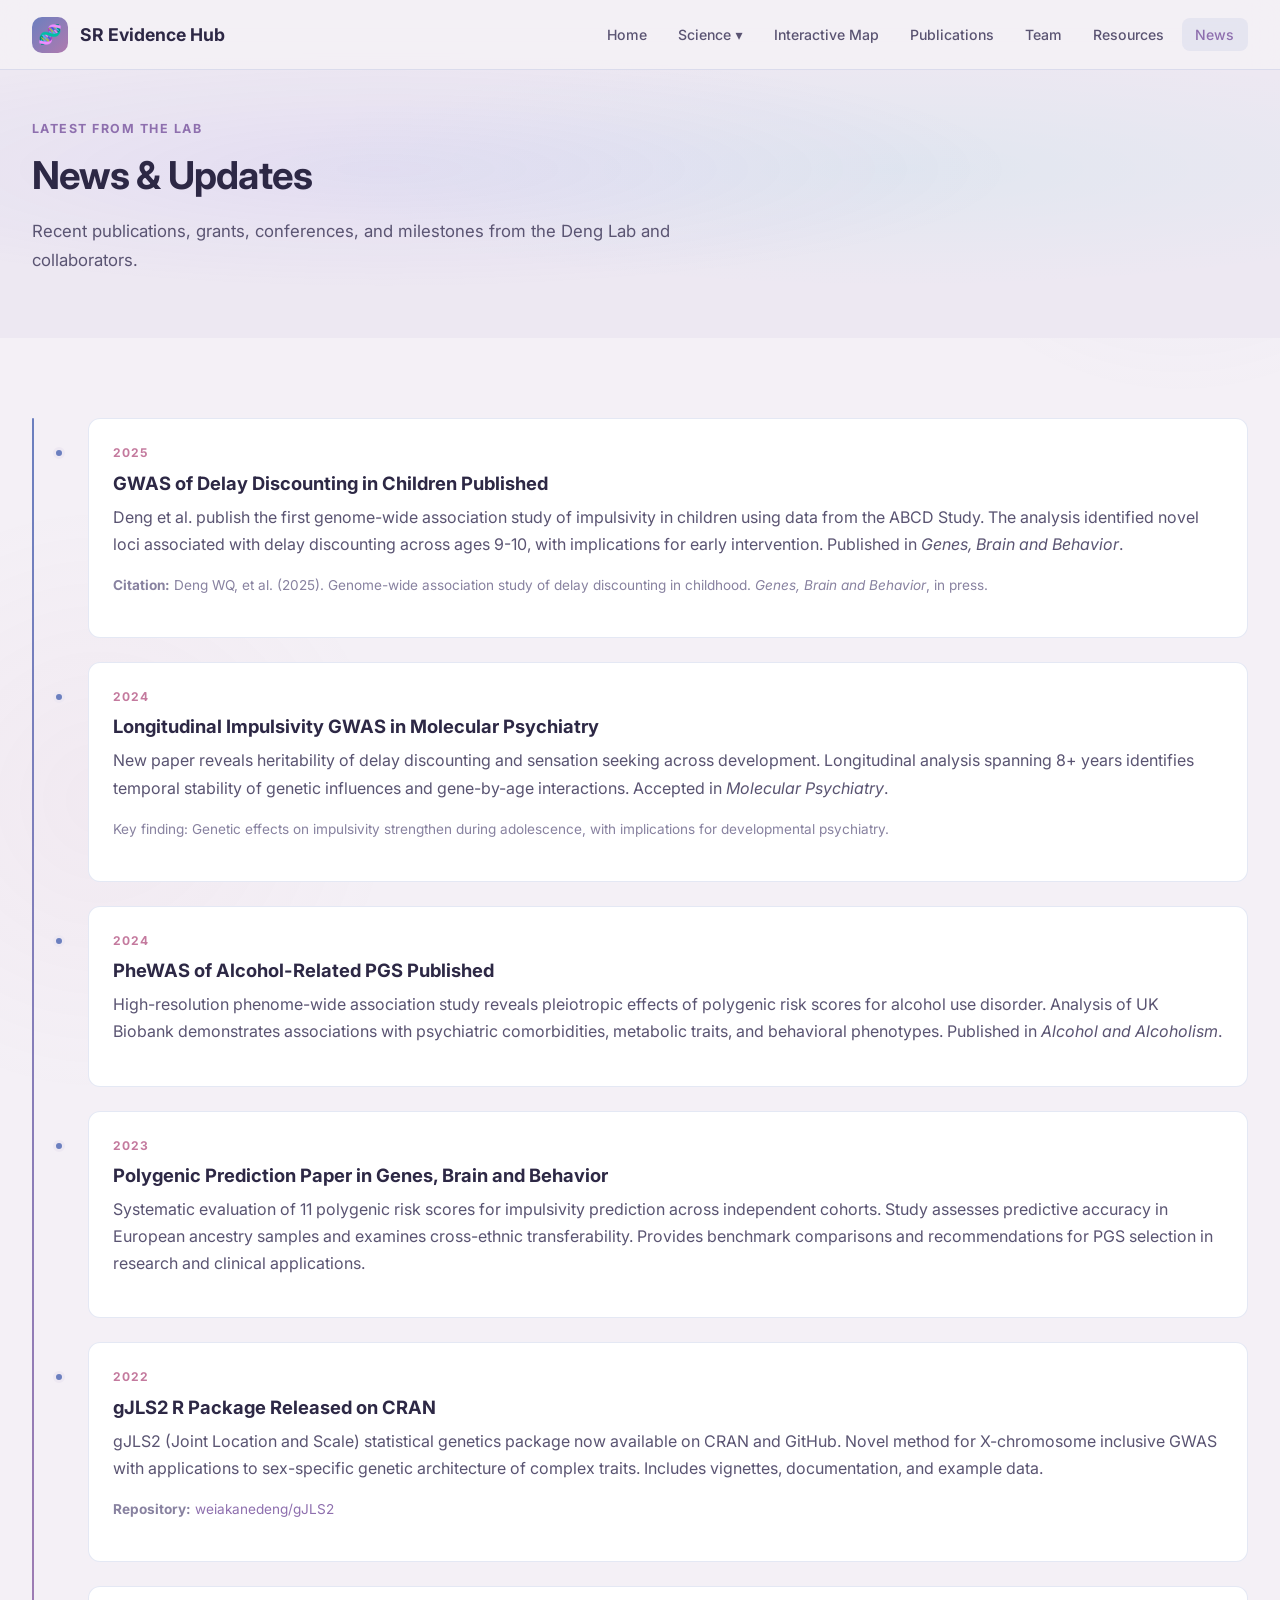
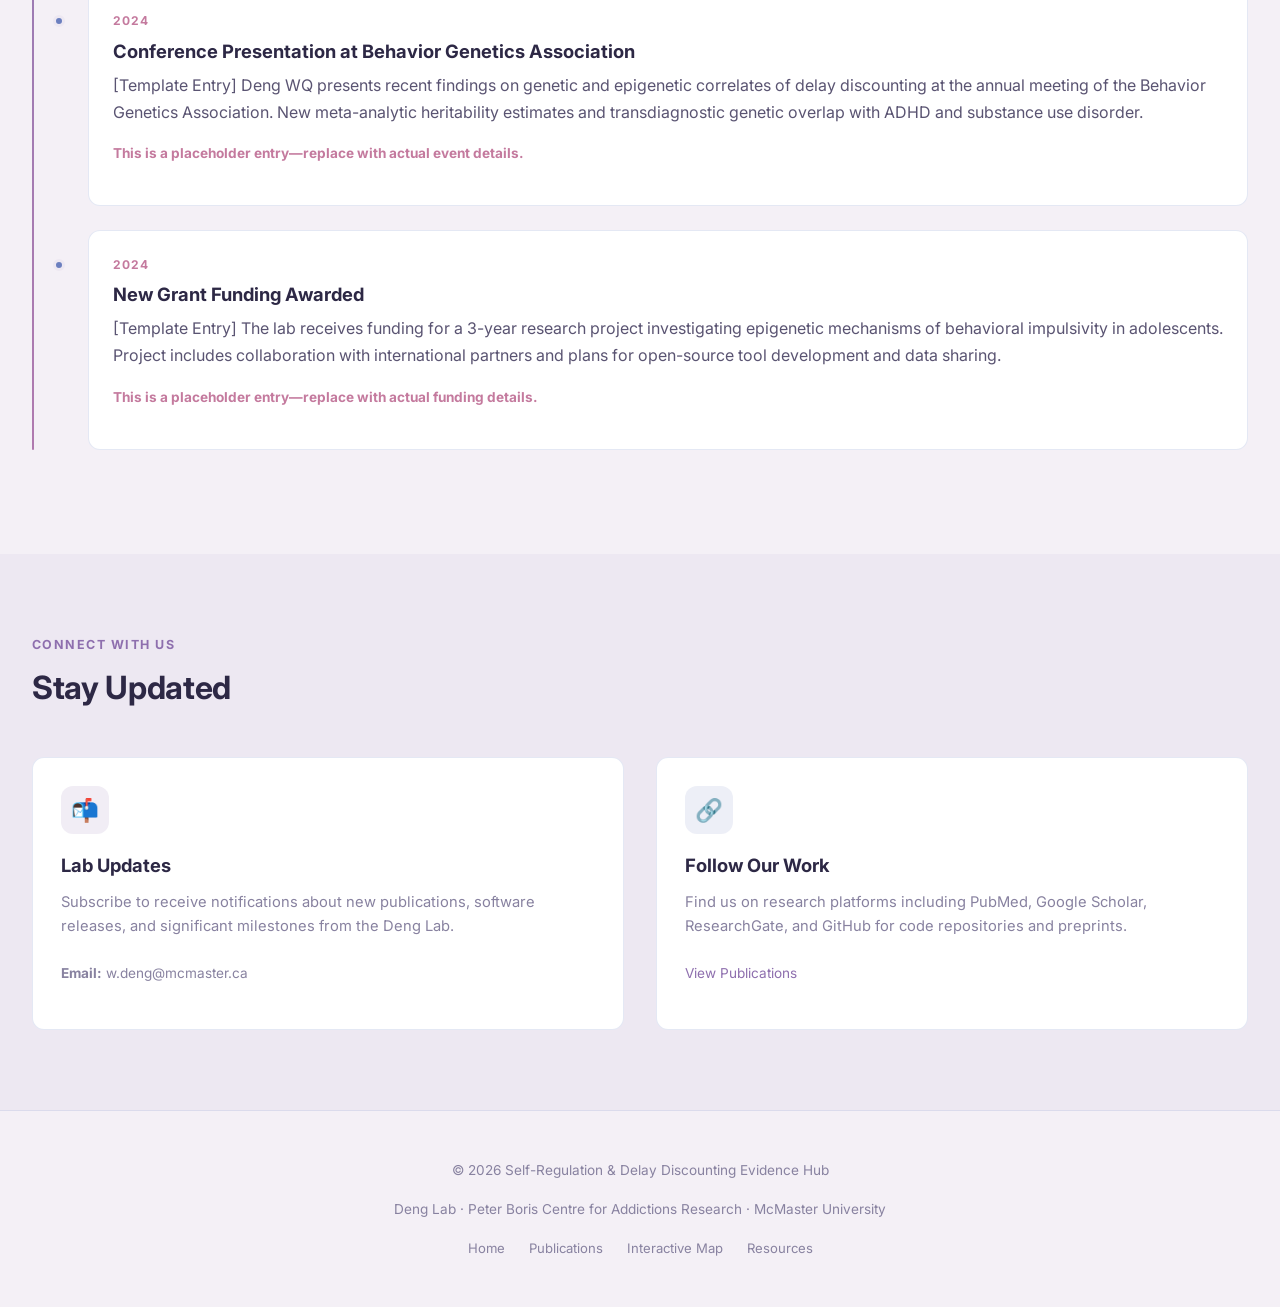
<file: news.html>
<!DOCTYPE html>
<html lang="en">
<head>
  <meta charset="UTF-8">
  <meta name="viewport" content="width=device-width, initial-scale=1.0">
  <title>News & Updates - Self-Regulation & Delay Discounting Evidence Hub</title>
  <meta name="description" content="Latest news, publications, and updates from the Self-Regulation & Delay Discounting Evidence Hub and Deng Lab.">

  <!-- Google Fonts: Inter -->
  <link rel="preconnect" href="https://fonts.googleapis.com">
  <link rel="preconnect" href="https://fonts.gstatic.com" crossorigin>
  <link href="https://fonts.googleapis.com/css2?family=Inter:wght@300;400;500;600;700;800&display=swap" rel="stylesheet">

  <!-- Stylesheets -->
  <link rel="stylesheet" href="css/style.css">
</head>
<body>
  <!-- Navigation -->
  <nav class="navbar">
    <div class="nav-container">
      <a href="index.html" class="nav-logo">
        <span class="logo-icon">🧬</span>
        <span>SR Evidence Hub</span>
      </a>
      <button class="nav-toggle" aria-label="Menu">☰</button>
      <ul class="nav-links">
        <li><a href="index.html">Home</a></li>
        <li class="nav-dropdown">
          <a href="#" class="dropdown-trigger">Science ▾</a>
          <div class="dropdown-menu">
            <a href="genetics.html">Genetics</a>
            <a href="epigenetics.html">Epigenetics</a>
            <a href="neuroscience.html">Brain / Neuroscience</a>
            <a href="theory.html">Theory & Models</a>
            <a href="applications.html">Applications</a>
          </div>
        </li>
        <li><a href="map.html">Interactive Map</a></li>
        <li><a href="publications.html">Publications</a></li>
        <li><a href="team.html">Team</a></li>
        <li><a href="resources.html">Resources</a></li>
        <li><a href="news.html" class="active">News</a></li>
      </ul>
    </div>
  </nav>

  <!-- Page Header -->
  <section class="page-header">
    <div class="container">
      <div class="eyebrow">Latest from the Lab</div>
      <h1>News & Updates</h1>
      <p>Recent publications, grants, conferences, and milestones from the Deng Lab and collaborators.</p>
    </div>
  </section>

  <!-- Timeline -->
  <section class="section">
    <div class="container">
      <div class="news-timeline fade-in">
        <!-- 2025 GWAS Publication -->
        <div class="news-item">
          <div class="news-date">2025</div>
          <h4>GWAS of Delay Discounting in Children Published</h4>
          <p>
            Deng et al. publish the first genome-wide association study of impulsivity in children using data from the ABCD Study.
            The analysis identified novel loci associated with delay discounting across ages 9-10, with implications for early intervention.
            Published in <em>Genes, Brain and Behavior</em>.
          </p>
          <p style="font-size: 0.85rem; color: var(--text-muted); margin-top: 0.75rem;">
            <strong>Citation:</strong> Deng WQ, et al. (2025). Genome-wide association study of delay discounting in childhood.
            <em>Genes, Brain and Behavior</em>, in press.
          </p>
        </div>

        <!-- 2024 Longitudinal GWAS -->
        <div class="news-item">
          <div class="news-date">2024</div>
          <h4>Longitudinal Impulsivity GWAS in Molecular Psychiatry</h4>
          <p>
            New paper reveals heritability of delay discounting and sensation seeking across development.
            Longitudinal analysis spanning 8+ years identifies temporal stability of genetic influences and gene-by-age interactions.
            Accepted in <em>Molecular Psychiatry</em>.
          </p>
          <p style="font-size: 0.85rem; color: var(--text-muted); margin-top: 0.75rem;">
            Key finding: Genetic effects on impulsivity strengthen during adolescence, with implications for developmental psychiatry.
          </p>
        </div>

        <!-- 2024 PheWAS Publication -->
        <div class="news-item">
          <div class="news-date">2024</div>
          <h4>PheWAS of Alcohol-Related PGS Published</h4>
          <p>
            High-resolution phenome-wide association study reveals pleiotropic effects of polygenic risk scores for alcohol use disorder.
            Analysis of UK Biobank demonstrates associations with psychiatric comorbidities, metabolic traits, and behavioral phenotypes.
            Published in <em>Alcohol and Alcoholism</em>.
          </p>
        </div>

        <!-- 2023 Polygenic Prediction Paper -->
        <div class="news-item">
          <div class="news-date">2023</div>
          <h4>Polygenic Prediction Paper in Genes, Brain and Behavior</h4>
          <p>
            Systematic evaluation of 11 polygenic risk scores for impulsivity prediction across independent cohorts.
            Study assesses predictive accuracy in European ancestry samples and examines cross-ethnic transferability.
            Provides benchmark comparisons and recommendations for PGS selection in research and clinical applications.
          </p>
        </div>

        <!-- 2022 gJLS2 Package Release -->
        <div class="news-item">
          <div class="news-date">2022</div>
          <h4>gJLS2 R Package Released on CRAN</h4>
          <p>
            gJLS2 (Joint Location and Scale) statistical genetics package now available on CRAN and GitHub.
            Novel method for X-chromosome inclusive GWAS with applications to sex-specific genetic architecture of complex traits.
            Includes vignettes, documentation, and example data.
          </p>
          <p style="font-size: 0.85rem; color: var(--text-muted); margin-top: 0.75rem;">
            <strong>Repository:</strong> <a href="https://github.com/weiakanedeng/gJLS2" target="_blank">weiakanedeng/gJLS2</a>
          </p>
        </div>

        <!-- Placeholder: Conference Presentation -->
        <div class="news-item">
          <div class="news-date">2024</div>
          <h4>Conference Presentation at Behavior Genetics Association</h4>
          <p>
            [Template Entry] Deng WQ presents recent findings on genetic and epigenetic correlates of delay discounting
            at the annual meeting of the Behavior Genetics Association. New meta-analytic heritability estimates and
            transdiagnostic genetic overlap with ADHD and substance use disorder.
          </p>
          <p style="font-size: 0.85rem; color: var(--text-muted); margin-top: 0.75rem;">
            <strong style="color: var(--accent);">This is a placeholder entry—replace with actual event details.</strong>
          </p>
        </div>

        <!-- Placeholder: Grant Award -->
        <div class="news-item">
          <div class="news-date">2024</div>
          <h4>New Grant Funding Awarded</h4>
          <p>
            [Template Entry] The lab receives funding for a 3-year research project investigating epigenetic mechanisms
            of behavioral impulsivity in adolescents. Project includes collaboration with international partners and
            plans for open-source tool development and data sharing.
          </p>
          <p style="font-size: 0.85rem; color: var(--text-muted); margin-top: 0.75rem;">
            <strong style="color: var(--accent);">This is a placeholder entry—replace with actual funding details.</strong>
          </p>
        </div>
      </div>
    </div>
  </section>

  <!-- Stay Updated -->
  <section class="section section-alt">
    <div class="container">
      <div class="section-header">
        <div class="eyebrow">Connect With Us</div>
        <h2>Stay Updated</h2>
      </div>

      <div style="display: grid; grid-template-columns: 1fr 1fr; gap: 2rem;">
        <div class="card fade-in">
          <div class="card-icon teal">📬</div>
          <h3>Lab Updates</h3>
          <p>Subscribe to receive notifications about new publications, software releases, and significant milestones from the Deng Lab.</p>
          <p style="font-size: 0.85rem; margin-top: 1.5rem;"><strong>Email:</strong> w.deng@mcmaster.ca</p>
        </div>

        <div class="card fade-in">
          <div class="card-icon purple">🔗</div>
          <h3>Follow Our Work</h3>
          <p>Find us on research platforms including PubMed, Google Scholar, ResearchGate, and GitHub for code repositories and preprints.</p>
          <p style="font-size: 0.85rem; margin-top: 1.5rem;"><a href="publications.html">View Publications</a></p>
        </div>
      </div>
    </div>
  </section>

  <!-- Footer -->
  <footer class="footer">
    <div class="container">
      <p>&copy; 2026 Self-Regulation & Delay Discounting Evidence Hub</p>
      <p style="margin-top:0.3rem;">Deng Lab · Peter Boris Centre for Addictions Research · McMaster University</p>
      <div class="footer-links">
        <a href="index.html">Home</a>
        <a href="publications.html">Publications</a>
        <a href="map.html">Interactive Map</a>
        <a href="resources.html">Resources</a>
      </div>
    </div>
  </footer>

  <!-- Main JS -->
  <script src="js/main.js"></script>
</body>
</html>
</file>
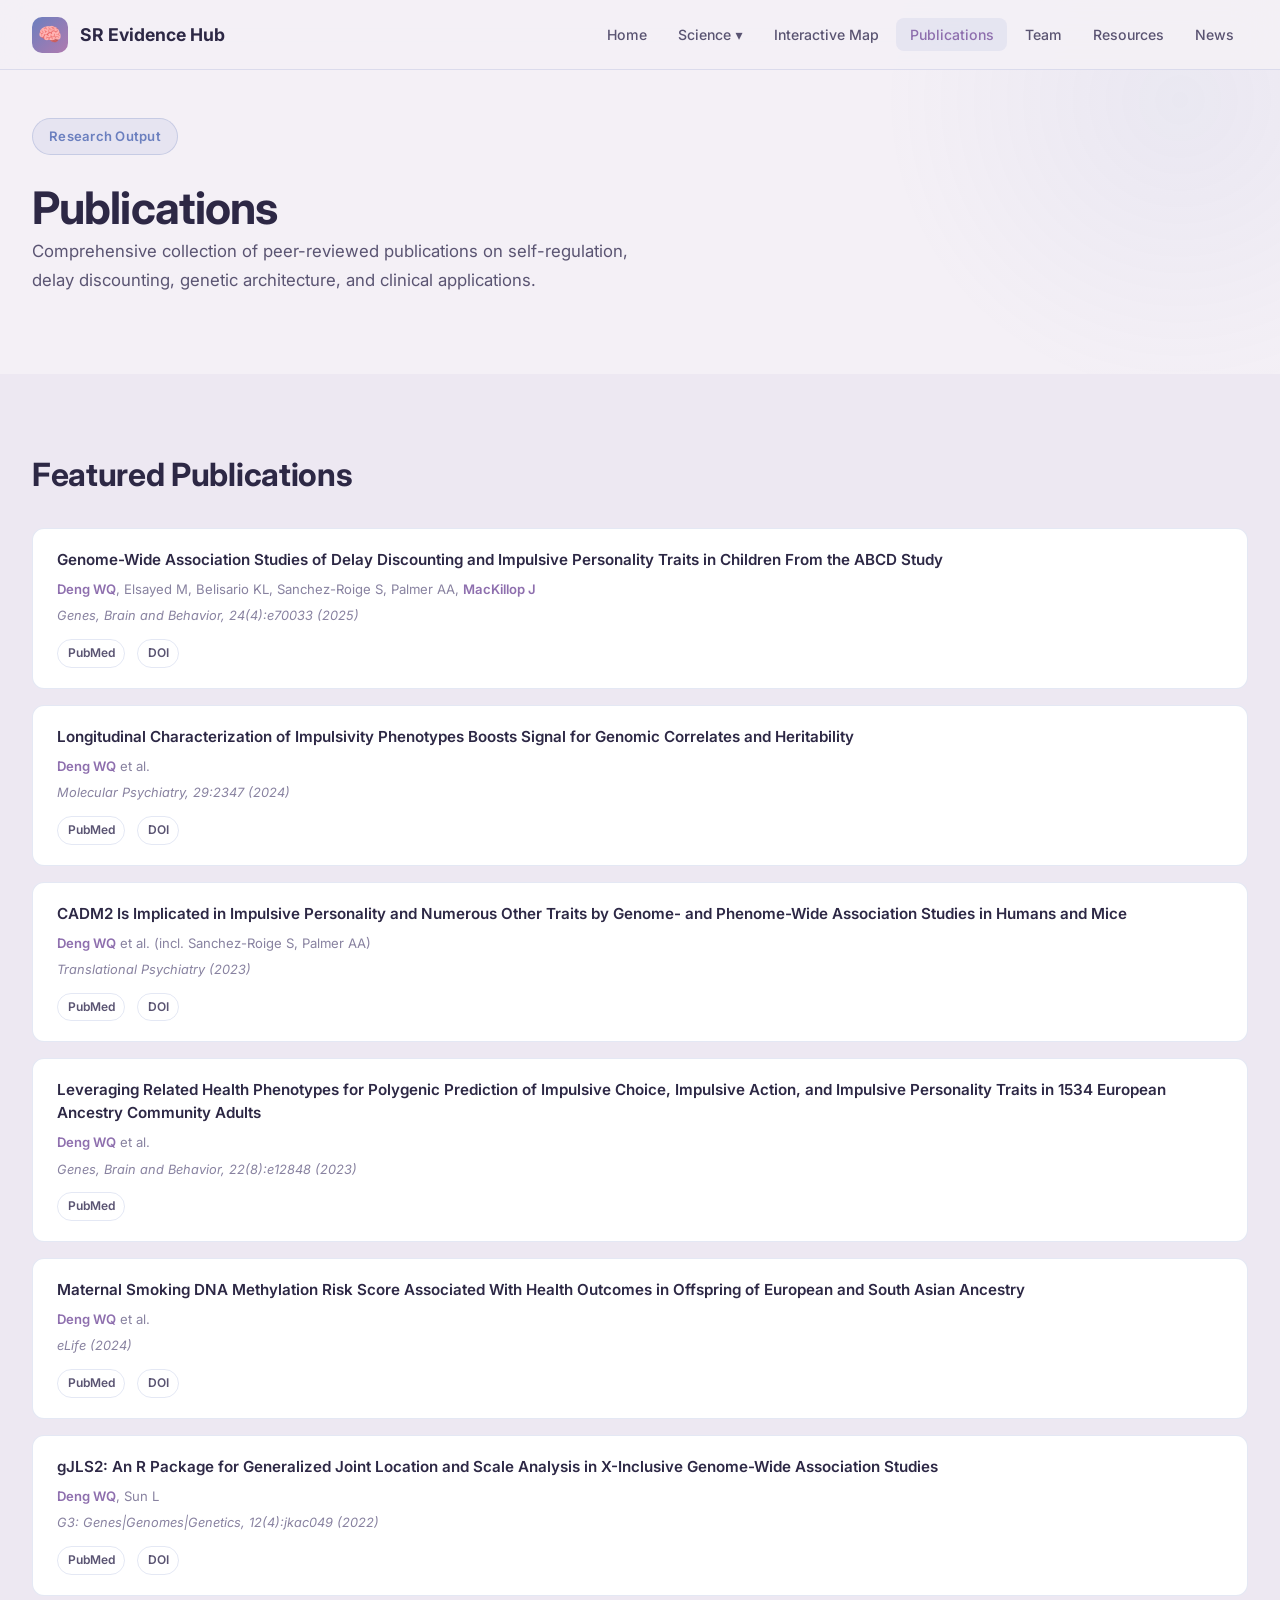
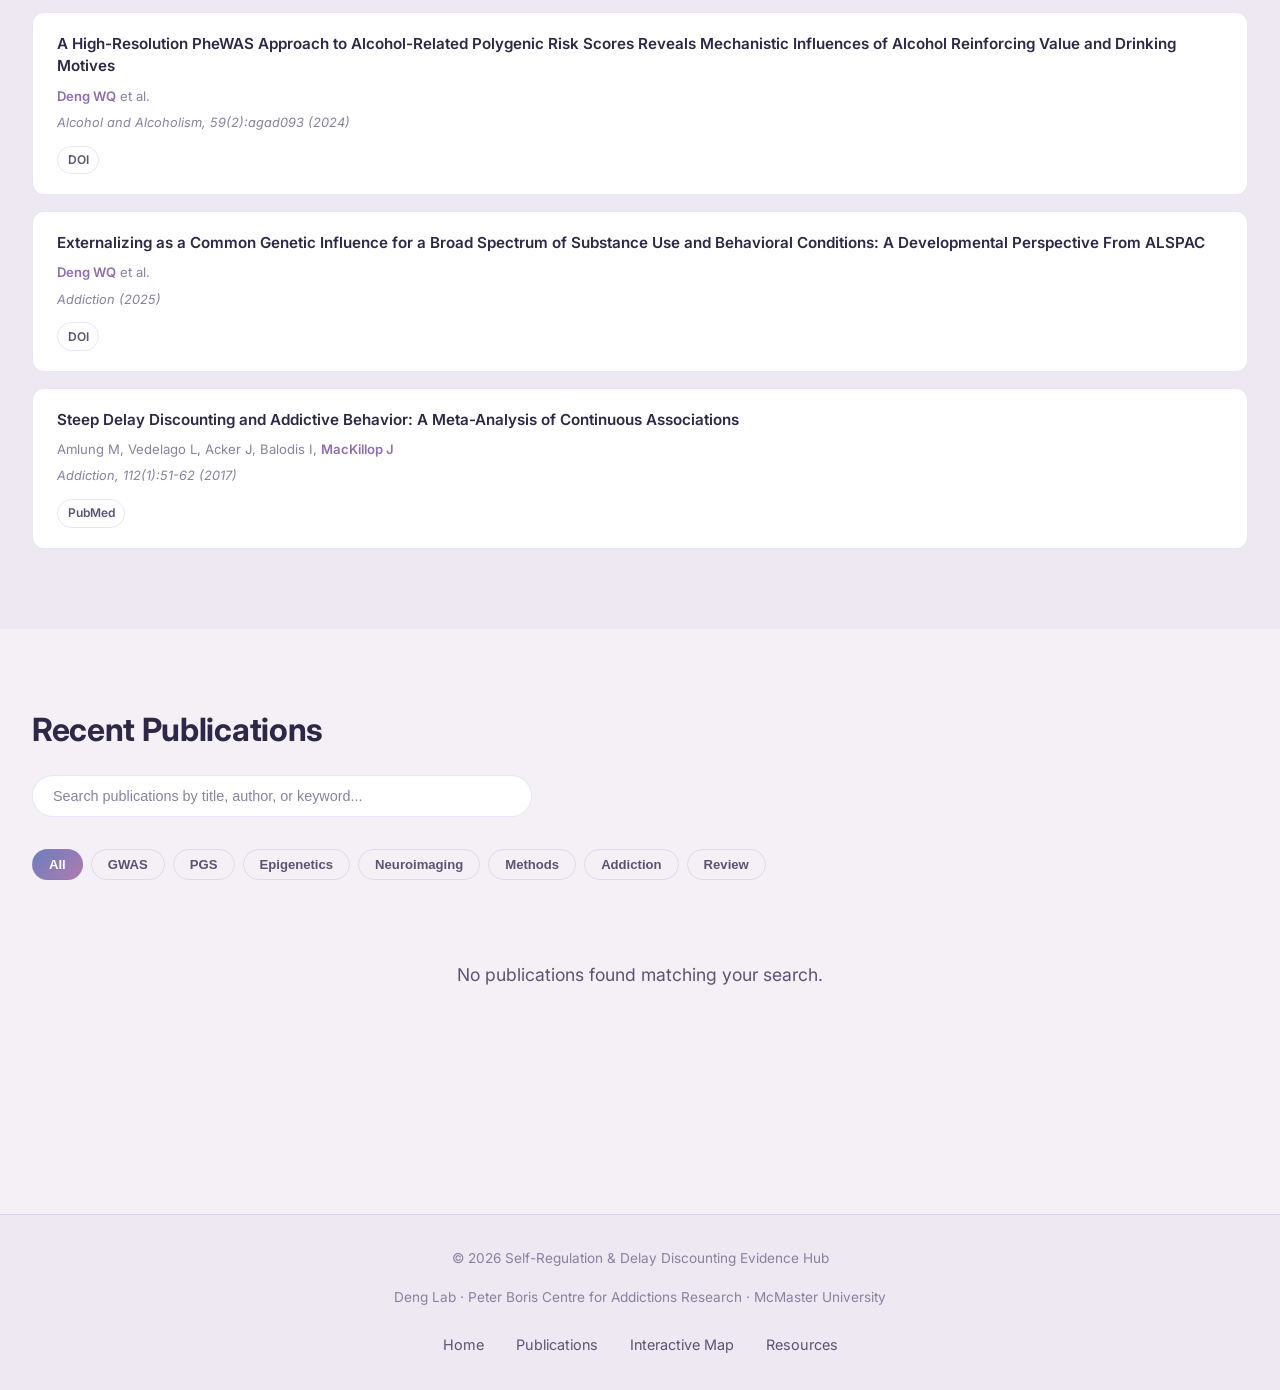
<file: publications.html>
<!DOCTYPE html>
<html lang="en">
<head>
  <meta charset="UTF-8">
  <meta name="viewport" content="width=device-width, initial-scale=1.0">
  <title>Publications - Self-Regulation & Delay Discounting Evidence Hub</title>
  <link href="https://fonts.googleapis.com/css2?family=Inter:wght@400;500;600;700;800&display=swap" rel="stylesheet">
  <link rel="stylesheet" href="css/style.css">
</head>
<body>
  <!-- Navigation -->
  <nav class="navbar">
    <div class="nav-container">
      <a href="index.html" class="nav-logo">
        <span class="logo-icon">🧠</span>
        <span>SR Evidence Hub</span>
      </a>
      <button class="nav-toggle" aria-label="Menu">☰</button>
      <ul class="nav-links">
        <li><a href="index.html">Home</a></li>
        <li class="nav-dropdown">
          <a href="#" class="dropdown-trigger">Science ▾</a>
          <div class="dropdown-menu">
            <a href="genetics.html">Genetics</a>
            <a href="epigenetics.html">Epigenetics</a>
            <a href="neuroscience.html">Brain / Neuroscience</a>
            <a href="theory.html">Theory & Models</a>
            <a href="applications.html">Applications</a>
          </div>
        </li>
        <li><a href="map.html">Interactive Map</a></li>
        <li><a href="publications.html" class="active">Publications</a></li>
        <li><a href="team.html">Team</a></li>
        <li><a href="resources.html">Resources</a></li>
        <li><a href="news.html">News</a></li>
      </ul>
    </div>
  </nav>

  <!-- Page Header Section -->
  <section class="section observe-fade" style="padding-top: calc(var(--nav-height) + 3rem); padding-bottom: 2rem;">
    <div class="container">
      <div class="section-header">
        <div class="hero-badge">Research Output</div>
        <h1>Publications</h1>
        <p>Comprehensive collection of peer-reviewed publications on self-regulation, delay discounting, genetic architecture, and clinical applications.</p>
      </div>
    </div>
  </section>

  <!-- Featured Publications Section -->
  <section class="section section-alt observe-fade">
    <div class="container">
      <h2 style="margin-bottom: 2rem;">Featured Publications</h2>
      <div class="pub-list">
        <!-- Featured pub 1 -->
        <div class="pub-item">
          <div class="pub-title">Genome-Wide Association Studies of Delay Discounting and Impulsive Personality Traits in Children From the ABCD Study</div>
          <div class="pub-authors">
            <span class="highlight-author">Deng WQ</span>, Elsayed M, Belisario KL, Sanchez-Roige S, Palmer AA, <span class="highlight-author">MacKillop J</span>
          </div>
          <div class="pub-journal-info">Genes, Brain and Behavior, 24(4):e70033 (2025)</div>
          <div class="pub-links">
            <a href="https://pubmed.ncbi.nlm.nih.gov/40847891/" target="_blank">PubMed</a>
            <a href="https://doi.org/10.1111/gbb.70033" target="_blank">DOI</a>
          </div>
        </div>

        <!-- Featured pub 2 -->
        <div class="pub-item">
          <div class="pub-title">Longitudinal Characterization of Impulsivity Phenotypes Boosts Signal for Genomic Correlates and Heritability</div>
          <div class="pub-authors">
            <span class="highlight-author">Deng WQ</span> et al.
          </div>
          <div class="pub-journal-info">Molecular Psychiatry, 29:2347 (2024)</div>
          <div class="pub-links">
            <a href="https://pubmed.ncbi.nlm.nih.gov/39181994/" target="_blank">PubMed</a>
            <a href="https://doi.org/10.1038/s41380-024-02704-4" target="_blank">DOI</a>
          </div>
        </div>

        <!-- Featured pub 3: 23andMe CADM2 -->
        <div class="pub-item">
          <div class="pub-title">CADM2 Is Implicated in Impulsive Personality and Numerous Other Traits by Genome- and Phenome-Wide Association Studies in Humans and Mice</div>
          <div class="pub-authors">
            <span class="highlight-author">Deng WQ</span> et al. (incl. Sanchez-Roige S, Palmer AA)
          </div>
          <div class="pub-journal-info">Translational Psychiatry (2023)</div>
          <div class="pub-links">
            <a href="https://pubmed.ncbi.nlm.nih.gov/37173343/" target="_blank">PubMed</a>
            <a href="https://doi.org/10.1038/s41398-023-02453-y" target="_blank">DOI</a>
          </div>
        </div>

        <!-- Featured pub 4 -->
        <div class="pub-item">
          <div class="pub-title">Leveraging Related Health Phenotypes for Polygenic Prediction of Impulsive Choice, Impulsive Action, and Impulsive Personality Traits in 1534 European Ancestry Community Adults</div>
          <div class="pub-authors">
            <span class="highlight-author">Deng WQ</span> et al.
          </div>
          <div class="pub-journal-info">Genes, Brain and Behavior, 22(8):e12848 (2023)</div>
          <div class="pub-links">
            <a href="https://pubmed.ncbi.nlm.nih.gov/37060189/" target="_blank">PubMed</a>
          </div>
        </div>

        <!-- Featured pub 5 -->
        <div class="pub-item">
          <div class="pub-title">Maternal Smoking DNA Methylation Risk Score Associated With Health Outcomes in Offspring of European and South Asian Ancestry</div>
          <div class="pub-authors">
            <span class="highlight-author">Deng WQ</span> et al.
          </div>
          <div class="pub-journal-info">eLife (2024)</div>
          <div class="pub-links">
            <a href="https://pubmed.ncbi.nlm.nih.gov/39141540/" target="_blank">PubMed</a>
            <a href="https://doi.org/10.7554/eLife.93260" target="_blank">DOI</a>
          </div>
        </div>

        <!-- Featured pub 6 -->
        <div class="pub-item">
          <div class="pub-title">gJLS2: An R Package for Generalized Joint Location and Scale Analysis in X-Inclusive Genome-Wide Association Studies</div>
          <div class="pub-authors">
            <span class="highlight-author">Deng WQ</span>, Sun L
          </div>
          <div class="pub-journal-info">G3: Genes|Genomes|Genetics, 12(4):jkac049 (2022)</div>
          <div class="pub-links">
            <a href="https://pubmed.ncbi.nlm.nih.gov/35201341/" target="_blank">PubMed</a>
            <a href="https://doi.org/10.1093/g3journal/jkac024" target="_blank">DOI</a>
          </div>
        </div>

        <!-- Featured pub 7 -->
        <div class="pub-item">
          <div class="pub-title">A High-Resolution PheWAS Approach to Alcohol-Related Polygenic Risk Scores Reveals Mechanistic Influences of Alcohol Reinforcing Value and Drinking Motives</div>
          <div class="pub-authors">
            <span class="highlight-author">Deng WQ</span> et al.
          </div>
          <div class="pub-journal-info">Alcohol and Alcoholism, 59(2):agad093 (2024)</div>
          <div class="pub-links">
            <a href="https://doi.org/10.1093/alcalc/agad093" target="_blank">DOI</a>
          </div>
        </div>

        <!-- Featured pub 8 -->
        <div class="pub-item">
          <div class="pub-title">Externalizing as a Common Genetic Influence for a Broad Spectrum of Substance Use and Behavioral Conditions: A Developmental Perspective From ALSPAC</div>
          <div class="pub-authors">
            <span class="highlight-author">Deng WQ</span> et al.
          </div>
          <div class="pub-journal-info">Addiction (2025)</div>
          <div class="pub-links">
            <a href="https://doi.org/10.1111/add.70163" target="_blank">DOI</a>
          </div>
        </div>

        <!-- Featured pub 9: MacKillop meta-analysis -->
        <div class="pub-item">
          <div class="pub-title">Steep Delay Discounting and Addictive Behavior: A Meta-Analysis of Continuous Associations</div>
          <div class="pub-authors">
            Amlung M, Vedelago L, Acker J, Balodis I, <span class="highlight-author">MacKillop J</span>
          </div>
          <div class="pub-journal-info">Addiction, 112(1):51-62 (2017)</div>
          <div class="pub-links">
            <a href="https://pubmed.ncbi.nlm.nih.gov/27450931/" target="_blank">PubMed</a>
          </div>
        </div>
      </div>
    </div>
  </section>

  <!-- Dynamic Publications Section -->
  <section class="section observe-fade">
    <div class="container">
      <h2 style="margin-bottom: 1.5rem;">Recent Publications</h2>

      <!-- Search Bar -->
      <input
        type="text"
        id="pubSearch"
        class="pub-search"
        placeholder="Search publications by title, author, or keyword..."
      >

      <!-- Filter Buttons -->
      <div class="pub-filters">
        <button class="filter-btn active" data-filter="all">All</button>
        <button class="filter-btn" data-filter="gwas">GWAS</button>
        <button class="filter-btn" data-filter="pgs">PGS</button>
        <button class="filter-btn" data-filter="epigenetics">Epigenetics</button>
        <button class="filter-btn" data-filter="neuroimaging">Neuroimaging</button>
        <button class="filter-btn" data-filter="methods">Methods</button>
        <button class="filter-btn" data-filter="addiction">Addiction</button>
        <button class="filter-btn" data-filter="review">Review</button>
      </div>

      <!-- Loading Spinner -->
      <div id="loadingSpinner" style="display: none; text-align: center; padding: 2rem;">
        <div style="display: inline-block; width: 40px; height: 40px; border: 4px solid var(--border-color); border-top-color: var(--secondary); border-radius: 50%; animation: spin 0.8s linear infinite;"></div>
        <p style="margin-top: 1rem; color: var(--text-secondary);">Fetching publications from PubMed...</p>
      </div>

      <!-- Publications List -->
      <div id="pubList" class="pub-list" style="display: none;">
        <!-- Publications will be dynamically inserted here -->
      </div>

      <!-- Empty State -->
      <div id="emptyState" style="display: none; text-align: center; padding: 3rem 1rem;">
        <p style="font-size: 1.1rem; color: var(--text-secondary);">No publications found matching your search.</p>
      </div>
    </div>
  </section>

  <!-- Footer -->
  <footer class="footer" style="margin-top: 5rem; padding: 2rem; background: var(--bg-section); border-top: 1px solid var(--border-color);">
    <div class="container" style="text-align: center;">
      <p>&copy; 2026 Self-Regulation & Delay Discounting Evidence Hub</p>
      <p style="margin-top: 0.3rem; color: var(--text-muted);">Deng Lab &middot; Peter Boris Centre for Addictions Research &middot; McMaster University</p>
      <div class="footer-links" style="margin-top: 1.5rem; display: flex; justify-content: center; gap: 2rem; flex-wrap: wrap;">
        <a href="index.html" style="color: var(--text-secondary); font-size: 0.9rem;">Home</a>
        <a href="publications.html" style="color: var(--text-secondary); font-size: 0.9rem;">Publications</a>
        <a href="map.html" style="color: var(--text-secondary); font-size: 0.9rem;">Interactive Map</a>
        <a href="resources.html" style="color: var(--text-secondary); font-size: 0.9rem;">Resources</a>
      </div>
    </div>
  </footer>

  <!-- Spinner Animation -->
  <style>
    @keyframes spin {
      to { transform: rotate(360deg); }
    }
  </style>

  <script src="js/main.js"></script>
  <script>
    // PubMed Publication Fetcher
    const publicationsFetcher = {
      cache: new Map(),
      allPublications: [],
      filteredPublications: [],

      async init() {
        this.setupEventListeners();
        await this.fetchPublications();
      },

      setupEventListeners() {
        // Search functionality
        document.getElementById('pubSearch').addEventListener('input', (e) => {
          this.filterPublications(e.target.value, this.currentFilter);
        });

        // Filter buttons
        document.querySelectorAll('.filter-btn').forEach(btn => {
          btn.addEventListener('click', () => {
            document.querySelectorAll('.filter-btn').forEach(b => b.classList.remove('active'));
            btn.classList.add('active');
            this.currentFilter = btn.dataset.filter;
            const searchTerm = document.getElementById('pubSearch').value;
            this.filterPublications(searchTerm, this.currentFilter);
          });
        });
      },

      async fetchPublications() {
        const spinner = document.getElementById('loadingSpinner');
        const pubList = document.getElementById('pubList');
        const emptyState = document.getElementById('emptyState');

        spinner.style.display = 'block';
        pubList.style.display = 'none';
        emptyState.style.display = 'none';

        try {
          // Fetch publications for Wei Deng
          const dengPubs = await this.searchPubMed('(Deng WQ[Author] AND (McMaster[Affiliation] OR Toronto[Affiliation]))');

          // Fetch publications for James MacKillop
          const mackilloPubs = await this.searchPubMed('MacKillop J[Author] AND (delay discounting OR impulsivity OR behavioral economics OR addiction)');

          this.allPublications = [...dengPubs, ...mackilloPubs];

          // Sort by year (newest first)
          this.allPublications.sort((a, b) => {
            const yearA = parseInt(a.year) || 0;
            const yearB = parseInt(b.year) || 0;
            return yearB - yearA;
          });

          this.filterPublications('', 'all');
        } catch (error) {
          console.error('Error fetching publications:', error);
          pubList.style.display = 'none';
          emptyState.style.display = 'block';
          emptyState.innerHTML = '<p style="color: var(--text-secondary);">Unable to fetch publications. Please try again later.</p>';
        } finally {
          spinner.style.display = 'none';
        }
      },

      async searchPubMed(searchTerm) {
        try {
          // First, search for article IDs
          const searchUrl = `https://eutils.ncbi.nlm.nih.gov/entrez/eutils/esearch.fcgi?db=pubmed&term=${encodeURIComponent(searchTerm)}&rettype=json&retmode=json&retmax=100`;

          const searchResponse = await fetch(searchUrl);
          const searchData = await searchResponse.json();

          const ids = searchData.esearchresult?.idlist || [];

          if (ids.length === 0) {
            return [];
          }

          // Fetch summaries for each ID
          const summaryUrl = `https://eutils.ncbi.nlm.nih.gov/entrez/eutils/esummary.fcgi?db=pubmed&id=${ids.join(',')}&rettype=json&retmode=json`;

          const summaryResponse = await fetch(summaryUrl);
          const summaryData = await summaryResponse.json();

          const publications = [];
          const results = summaryData.result;

          for (const key in results) {
            if (key !== 'uids' && results[key].uid) {
              const item = results[key];
              const pub = {
                pmid: item.uid,
                title: item.title || 'Untitled',
                authors: this.parseAuthors(item.authors || []),
                journal: item.source || 'Unknown Journal',
                year: item.pubdate?.split(' ')[0] || 'Unknown',
                doi: item.elocationid || '',
                tags: this.inferTags(item.title, item.authors)
              };

              // Avoid duplicates
              if (!publications.find(p => p.pmid === pub.pmid)) {
                publications.push(pub);
              }
            }
          }

          return publications;
        } catch (error) {
          console.error('Error searching PubMed:', error);
          return [];
        }
      },

      parseAuthors(authorList) {
        return authorList.map(auth => ({
          name: auth.name || '',
          initials: auth.initials || ''
        }));
      },

      inferTags(title, authors) {
        const titleLower = title.toLowerCase();
        const tags = [];

        if (titleLower.includes('gwas') || titleLower.includes('genome-wide')) tags.push('gwas');
        if (titleLower.includes('polygenic') || titleLower.includes('pgs')) tags.push('pgs');
        if (titleLower.includes('methylation') || titleLower.includes('epigenetic')) tags.push('epigenetics');
        if (titleLower.includes('neuroimaging') || titleLower.includes('fmri') || titleLower.includes('bold')) tags.push('neuroimaging');
        if (titleLower.includes('method') || titleLower.includes('algorithm')) tags.push('methods');
        if (titleLower.includes('addiction') || titleLower.includes('substance') || titleLower.includes('alcohol')) tags.push('addiction');
        if (titleLower.includes('review') || titleLower.includes('meta-analysis')) tags.push('review');

        return tags;
      },

      filterPublications(searchTerm, filterType) {
        const searchLower = searchTerm.toLowerCase();

        this.filteredPublications = this.allPublications.filter(pub => {
          // Filter by type
          if (filterType !== 'all' && !pub.tags.includes(filterType)) {
            return false;
          }

          // Filter by search term
          if (searchLower) {
            const matchesTitle = pub.title.toLowerCase().includes(searchLower);
            const matchesAuthor = pub.authors.some(auth => auth.name.toLowerCase().includes(searchLower));
            const matchesJournal = pub.journal.toLowerCase().includes(searchLower);
            return matchesTitle || matchesAuthor || matchesJournal;
          }

          return true;
        });

        this.renderPublications();
      },

      renderPublications() {
        const pubList = document.getElementById('pubList');
        const emptyState = document.getElementById('emptyState');

        if (this.filteredPublications.length === 0) {
          pubList.style.display = 'none';
          emptyState.style.display = 'block';
          return;
        }

        pubList.style.display = 'block';
        emptyState.style.display = 'none';
        pubList.innerHTML = this.filteredPublications.map(pub => this.renderPublicationItem(pub)).join('');
      },

      renderPublicationItem(pub) {
        const authorsHtml = pub.authors.map(auth => {
          const isKeyAuthor = auth.name.includes('Deng') || auth.name.includes('MacKillop');
          const spanClass = isKeyAuthor ? 'class="highlight-author"' : '';
          return `<span ${spanClass}>${auth.name} ${auth.initials}</span>`;
        }).join(', ');

        const tagsHtml = pub.tags.map(tag => `<span class="meta-tag ${tag}">${tag.toUpperCase()}</span>`).join(' ');

        const pmidLink = pub.pmid ? `<a href="https://pubmed.ncbi.nlm.nih.gov/${pub.pmid}/" target="_blank">PubMed</a>` : '';
        const doiLink = pub.doi ? `<a href="https://doi.org/${pub.doi}" target="_blank">DOI</a>` : '';

        return `
          <div class="pub-item">
            <div class="pub-title">${pub.title}</div>
            <div class="pub-authors">${authorsHtml}</div>
            <div class="pub-journal-info">${pub.journal} (${pub.year})</div>
            <div class="pub-meta" style="margin-top: 0.75rem;">
              ${tagsHtml}
            </div>
            <div class="pub-links">
              ${pmidLink}
              ${doiLink}
            </div>
          </div>
        `;
      }
    };

    // Initialize on page load
    document.addEventListener('DOMContentLoaded', () => {
      publicationsFetcher.init();
    });
  </script>
</body>
</html>
</file>
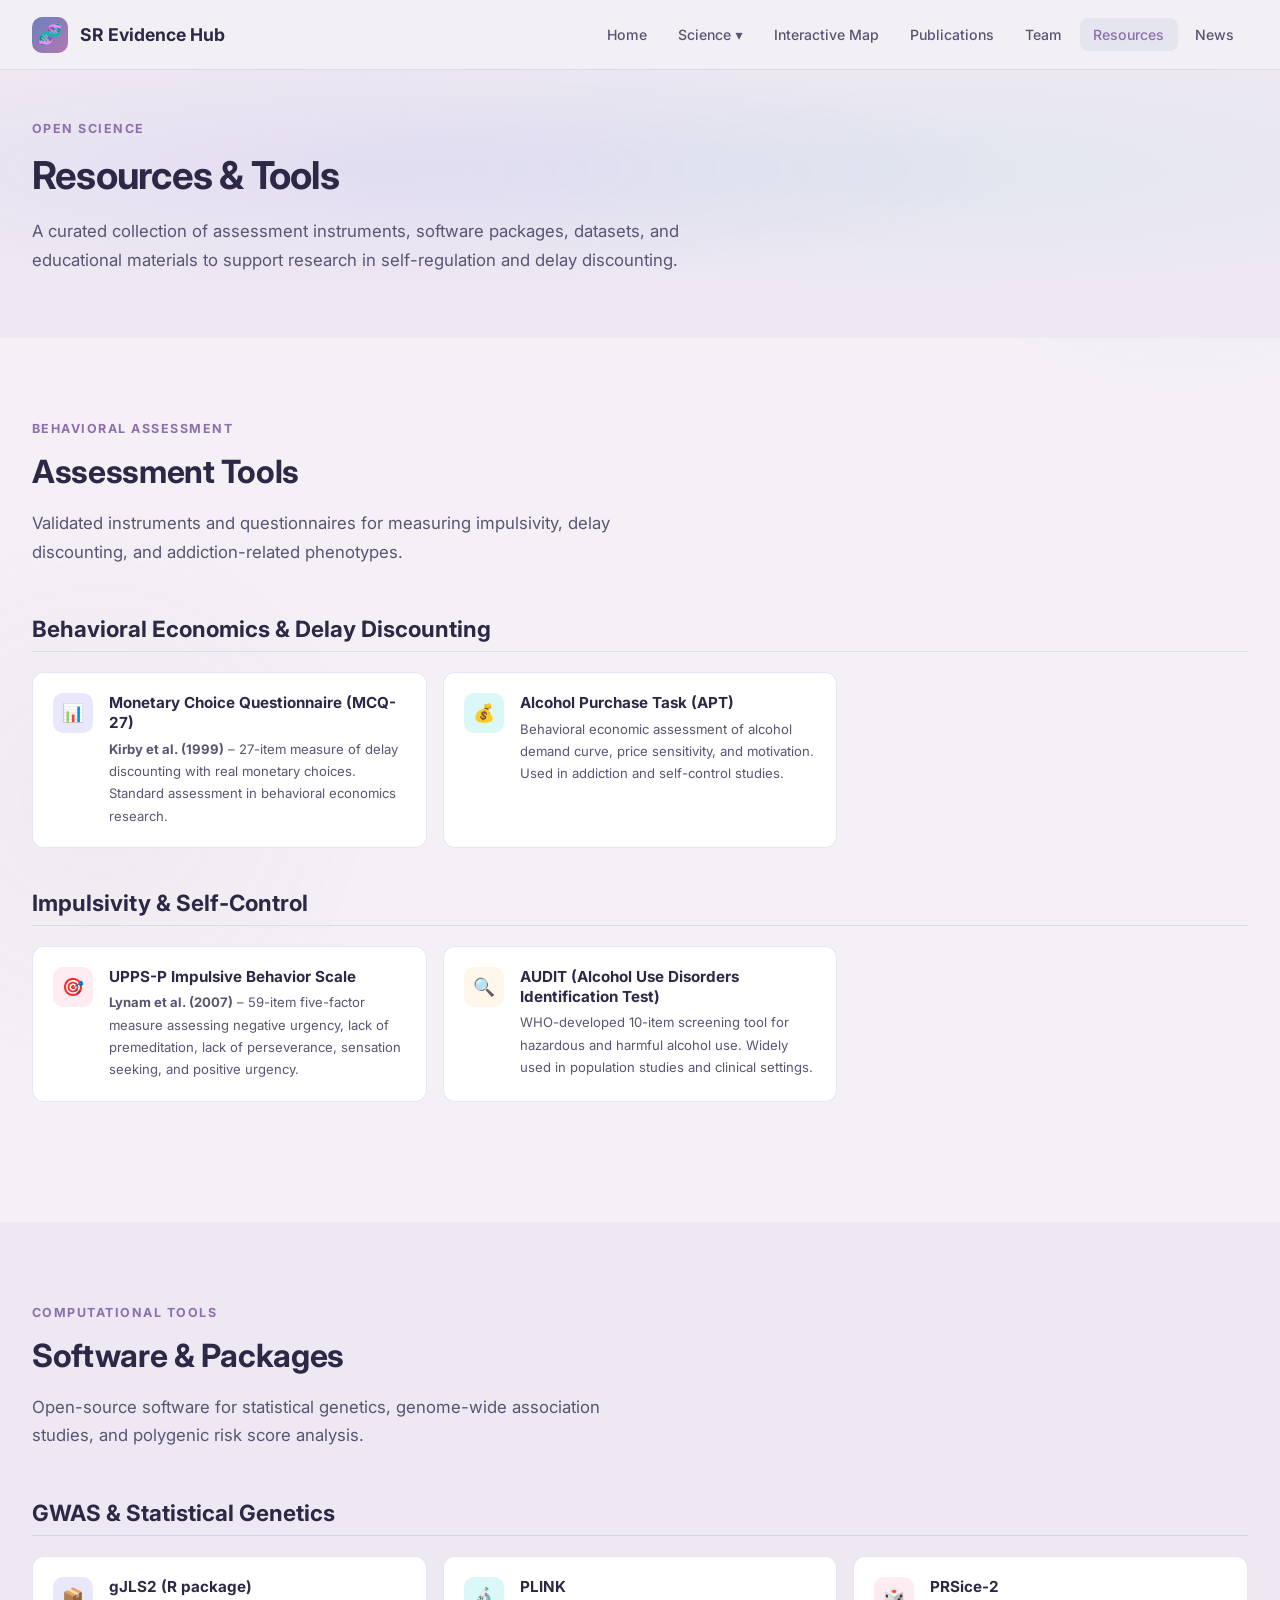
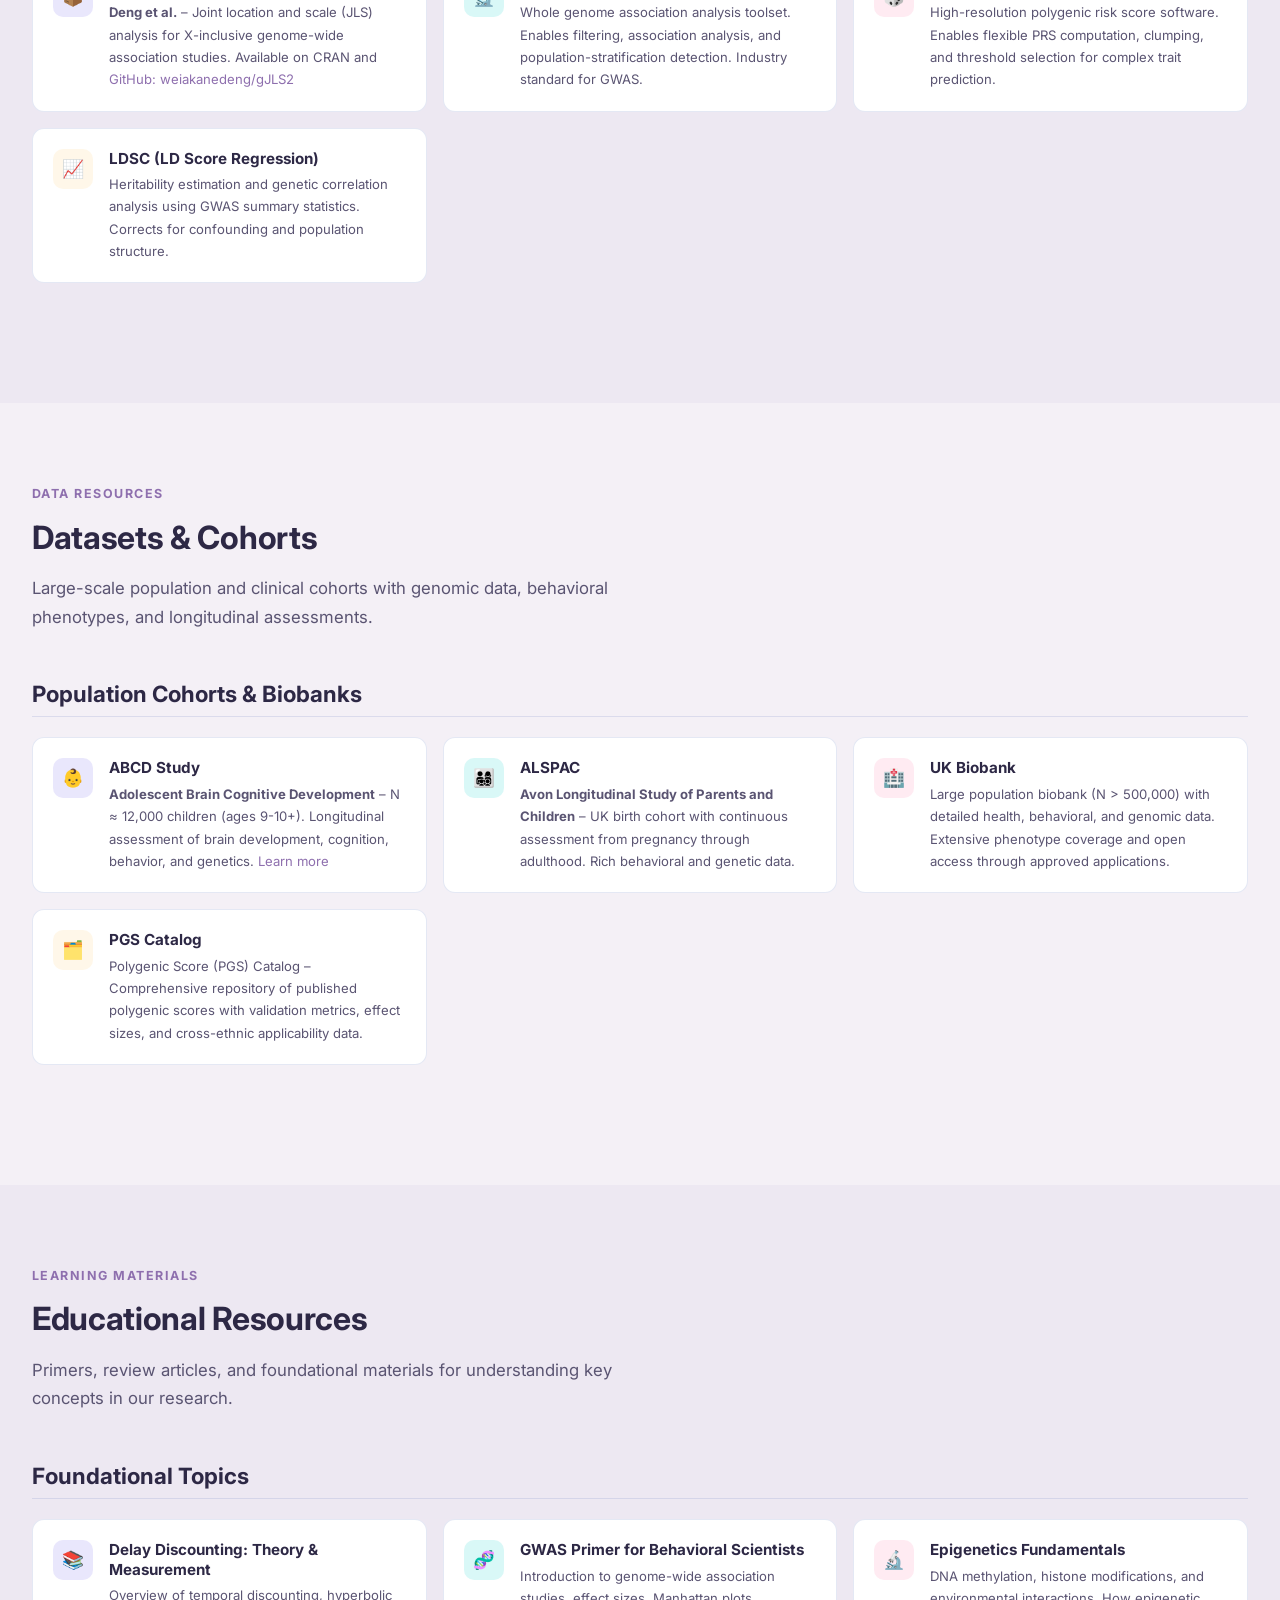
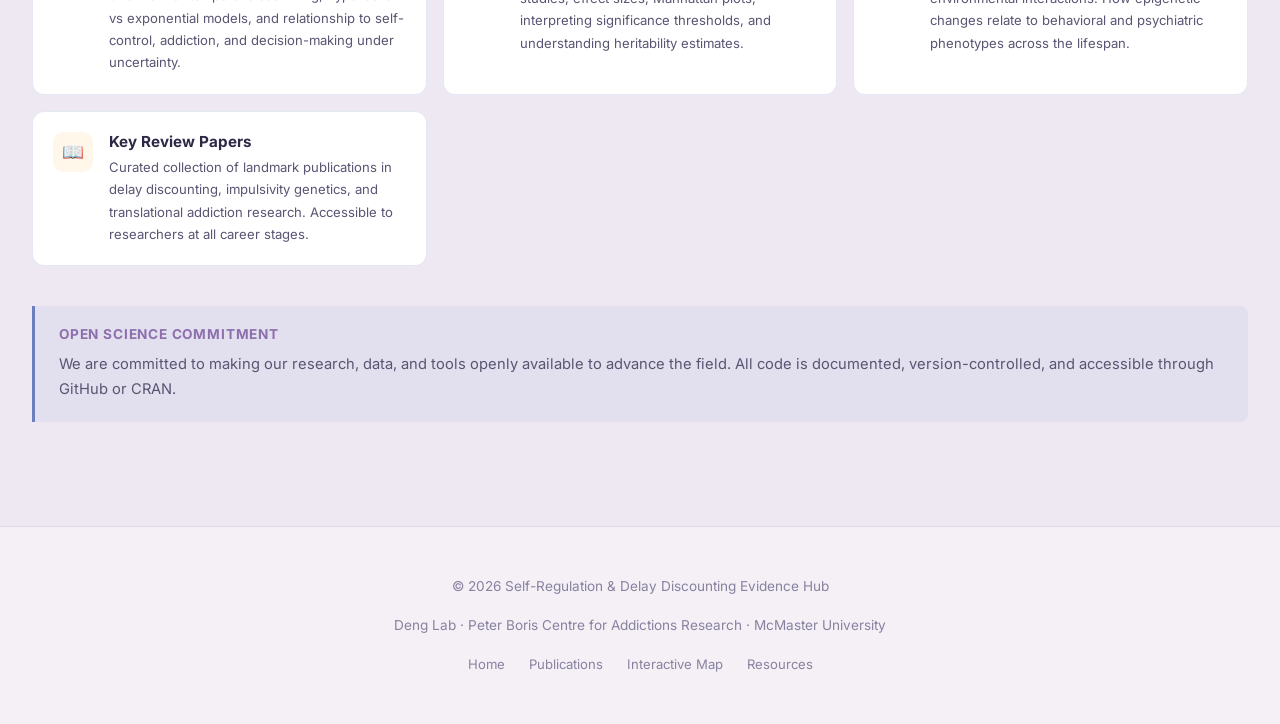
<file: resources.html>
<!DOCTYPE html>
<html lang="en">
<head>
  <meta charset="UTF-8">
  <meta name="viewport" content="width=device-width, initial-scale=1.0">
  <title>Resources & Tools - Self-Regulation & Delay Discounting Evidence Hub</title>
  <meta name="description" content="Open science resources, assessment tools, software, datasets, and educational materials for research in self-regulation and delay discounting.">

  <!-- Google Fonts: Inter -->
  <link rel="preconnect" href="https://fonts.googleapis.com">
  <link rel="preconnect" href="https://fonts.gstatic.com" crossorigin>
  <link href="https://fonts.googleapis.com/css2?family=Inter:wght@300;400;500;600;700;800&display=swap" rel="stylesheet">

  <!-- Stylesheets -->
  <link rel="stylesheet" href="css/style.css">
</head>
<body>
  <!-- Navigation -->
  <nav class="navbar">
    <div class="nav-container">
      <a href="index.html" class="nav-logo">
        <span class="logo-icon">🧬</span>
        <span>SR Evidence Hub</span>
      </a>
      <button class="nav-toggle" aria-label="Menu">☰</button>
      <ul class="nav-links">
        <li><a href="index.html">Home</a></li>
        <li class="nav-dropdown">
          <a href="#" class="dropdown-trigger">Science ▾</a>
          <div class="dropdown-menu">
            <a href="genetics.html">Genetics</a>
            <a href="epigenetics.html">Epigenetics</a>
            <a href="neuroscience.html">Brain / Neuroscience</a>
            <a href="theory.html">Theory & Models</a>
            <a href="applications.html">Applications</a>
          </div>
        </li>
        <li><a href="map.html">Interactive Map</a></li>
        <li><a href="publications.html">Publications</a></li>
        <li><a href="team.html">Team</a></li>
        <li><a href="resources.html" class="active">Resources</a></li>
        <li><a href="news.html">News</a></li>
      </ul>
    </div>
  </nav>

  <!-- Page Header -->
  <section class="page-header">
    <div class="container">
      <div class="eyebrow">Open Science</div>
      <h1>Resources & Tools</h1>
      <p>A curated collection of assessment instruments, software packages, datasets, and educational materials to support research in self-regulation and delay discounting.</p>
    </div>
  </section>

  <!-- Assessment Tools -->
  <section class="section">
    <div class="container">
      <div class="section-header">
        <div class="eyebrow">Behavioral Assessment</div>
        <h2>Assessment Tools</h2>
        <p>Validated instruments and questionnaires for measuring impulsivity, delay discounting, and addiction-related phenotypes.</p>
      </div>

      <div class="resource-group fade-in">
        <h3>Behavioral Economics & Delay Discounting</h3>
        <div class="resource-list">
          <div class="resource-item">
            <div class="resource-icon" style="background: rgba(108, 92, 231, 0.15);">📊</div>
            <div>
              <h4>Monetary Choice Questionnaire (MCQ-27)</h4>
              <p><strong>Kirby et al. (1999)</strong> – 27-item measure of delay discounting with real monetary choices. Standard assessment in behavioral economics research.</p>
            </div>
          </div>

          <div class="resource-item">
            <div class="resource-icon" style="background: rgba(0, 206, 201, 0.15);">💰</div>
            <div>
              <h4>Alcohol Purchase Task (APT)</h4>
              <p>Behavioral economic assessment of alcohol demand curve, price sensitivity, and motivation. Used in addiction and self-control studies.</p>
            </div>
          </div>
        </div>
      </div>

      <div class="resource-group fade-in">
        <h3>Impulsivity & Self-Control</h3>
        <div class="resource-list">
          <div class="resource-item">
            <div class="resource-icon" style="background: rgba(253, 121, 168, 0.15);">🎯</div>
            <div>
              <h4>UPPS-P Impulsive Behavior Scale</h4>
              <p><strong>Lynam et al. (2007)</strong> – 59-item five-factor measure assessing negative urgency, lack of premeditation, lack of perseverance, sensation seeking, and positive urgency.</p>
            </div>
          </div>

          <div class="resource-item">
            <div class="resource-icon" style="background: rgba(253, 203, 110, 0.15);">🔍</div>
            <div>
              <h4>AUDIT (Alcohol Use Disorders Identification Test)</h4>
              <p>WHO-developed 10-item screening tool for hazardous and harmful alcohol use. Widely used in population studies and clinical settings.</p>
            </div>
          </div>
        </div>
      </div>
    </div>
  </section>

  <!-- Software & Statistical Packages -->
  <section class="section section-alt">
    <div class="container">
      <div class="section-header">
        <div class="eyebrow">Computational Tools</div>
        <h2>Software & Packages</h2>
        <p>Open-source software for statistical genetics, genome-wide association studies, and polygenic risk score analysis.</p>
      </div>

      <div class="resource-group fade-in">
        <h3>GWAS & Statistical Genetics</h3>
        <div class="resource-list">
          <div class="resource-item">
            <div class="resource-icon" style="background: rgba(108, 92, 231, 0.15);">📦</div>
            <div>
              <h4>gJLS2 (R package)</h4>
              <p><strong>Deng et al.</strong> – Joint location and scale (JLS) analysis for X-inclusive genome-wide association studies. Available on CRAN and <a href="https://github.com/weiakanedeng/gJLS2" target="_blank">GitHub: weiakanedeng/gJLS2</a></p>
            </div>
          </div>

          <div class="resource-item">
            <div class="resource-icon" style="background: rgba(0, 206, 201, 0.15);">🔬</div>
            <div>
              <h4>PLINK</h4>
              <p>Whole genome association analysis toolset. Enables filtering, association analysis, and population-stratification detection. Industry standard for GWAS.</p>
            </div>
          </div>

          <div class="resource-item">
            <div class="resource-icon" style="background: rgba(253, 121, 168, 0.15);">🎲</div>
            <div>
              <h4>PRSice-2</h4>
              <p>High-resolution polygenic risk score software. Enables flexible PRS computation, clumping, and threshold selection for complex trait prediction.</p>
            </div>
          </div>

          <div class="resource-item">
            <div class="resource-icon" style="background: rgba(253, 203, 110, 0.15);">📈</div>
            <div>
              <h4>LDSC (LD Score Regression)</h4>
              <p>Heritability estimation and genetic correlation analysis using GWAS summary statistics. Corrects for confounding and population structure.</p>
            </div>
          </div>
        </div>
      </div>
    </div>
  </section>

  <!-- Datasets & Cohorts -->
  <section class="section">
    <div class="container">
      <div class="section-header">
        <div class="eyebrow">Data Resources</div>
        <h2>Datasets & Cohorts</h2>
        <p>Large-scale population and clinical cohorts with genomic data, behavioral phenotypes, and longitudinal assessments.</p>
      </div>

      <div class="resource-group fade-in">
        <h3>Population Cohorts & Biobanks</h3>
        <div class="resource-list">
          <div class="resource-item">
            <div class="resource-icon" style="background: rgba(108, 92, 231, 0.15);">👶</div>
            <div>
              <h4>ABCD Study</h4>
              <p><strong>Adolescent Brain Cognitive Development</strong> – N ≈ 12,000 children (ages 9-10+). Longitudinal assessment of brain development, cognition, behavior, and genetics. <a href="https://abcdstudy.org/" target="_blank">Learn more</a></p>
            </div>
          </div>

          <div class="resource-item">
            <div class="resource-icon" style="background: rgba(0, 206, 201, 0.15);">👨‍👩‍👧‍👦</div>
            <div>
              <h4>ALSPAC</h4>
              <p><strong>Avon Longitudinal Study of Parents and Children</strong> – UK birth cohort with continuous assessment from pregnancy through adulthood. Rich behavioral and genetic data.</p>
            </div>
          </div>

          <div class="resource-item">
            <div class="resource-icon" style="background: rgba(253, 121, 168, 0.15);">🏥</div>
            <div>
              <h4>UK Biobank</h4>
              <p>Large population biobank (N > 500,000) with detailed health, behavioral, and genomic data. Extensive phenotype coverage and open access through approved applications.</p>
            </div>
          </div>

          <div class="resource-item">
            <div class="resource-icon" style="background: rgba(253, 203, 110, 0.15);">🗂️</div>
            <div>
              <h4>PGS Catalog</h4>
              <p>Polygenic Score (PGS) Catalog – Comprehensive repository of published polygenic scores with validation metrics, effect sizes, and cross-ethnic applicability data.</p>
            </div>
          </div>
        </div>
      </div>
    </div>
  </section>

  <!-- Educational Resources -->
  <section class="section section-alt">
    <div class="container">
      <div class="section-header">
        <div class="eyebrow">Learning Materials</div>
        <h2>Educational Resources</h2>
        <p>Primers, review articles, and foundational materials for understanding key concepts in our research.</p>
      </div>

      <div class="resource-group fade-in">
        <h3>Foundational Topics</h3>
        <div class="resource-list">
          <div class="resource-item">
            <div class="resource-icon" style="background: rgba(108, 92, 231, 0.15);">📚</div>
            <div>
              <h4>Delay Discounting: Theory & Measurement</h4>
              <p>Overview of temporal discounting, hyperbolic vs exponential models, and relationship to self-control, addiction, and decision-making under uncertainty.</p>
            </div>
          </div>

          <div class="resource-item">
            <div class="resource-icon" style="background: rgba(0, 206, 201, 0.15);">🧬</div>
            <div>
              <h4>GWAS Primer for Behavioral Scientists</h4>
              <p>Introduction to genome-wide association studies, effect sizes, Manhattan plots, interpreting significance thresholds, and understanding heritability estimates.</p>
            </div>
          </div>

          <div class="resource-item">
            <div class="resource-icon" style="background: rgba(253, 121, 168, 0.15);">🔬</div>
            <div>
              <h4>Epigenetics Fundamentals</h4>
              <p>DNA methylation, histone modifications, and environmental interactions. How epigenetic changes relate to behavioral and psychiatric phenotypes across the lifespan.</p>
            </div>
          </div>

          <div class="resource-item">
            <div class="resource-icon" style="background: rgba(253, 203, 110, 0.15);">📖</div>
            <div>
              <h4>Key Review Papers</h4>
              <p>Curated collection of landmark publications in delay discounting, impulsivity genetics, and translational addiction research. Accessible to researchers at all career stages.</p>
            </div>
          </div>
        </div>
      </div>

      <div class="callout">
        <h4>Open Science Commitment</h4>
        <p>We are committed to making our research, data, and tools openly available to advance the field. All code is documented, version-controlled, and accessible through GitHub or CRAN.</p>
      </div>
    </div>
  </section>

  <!-- Footer -->
  <footer class="footer">
    <div class="container">
      <p>&copy; 2026 Self-Regulation & Delay Discounting Evidence Hub</p>
      <p style="margin-top:0.3rem;">Deng Lab · Peter Boris Centre for Addictions Research · McMaster University</p>
      <div class="footer-links">
        <a href="index.html">Home</a>
        <a href="publications.html">Publications</a>
        <a href="map.html">Interactive Map</a>
        <a href="resources.html">Resources</a>
      </div>
    </div>
  </footer>

  <!-- Main JS -->
  <script src="js/main.js"></script>
</body>
</html>
</file>
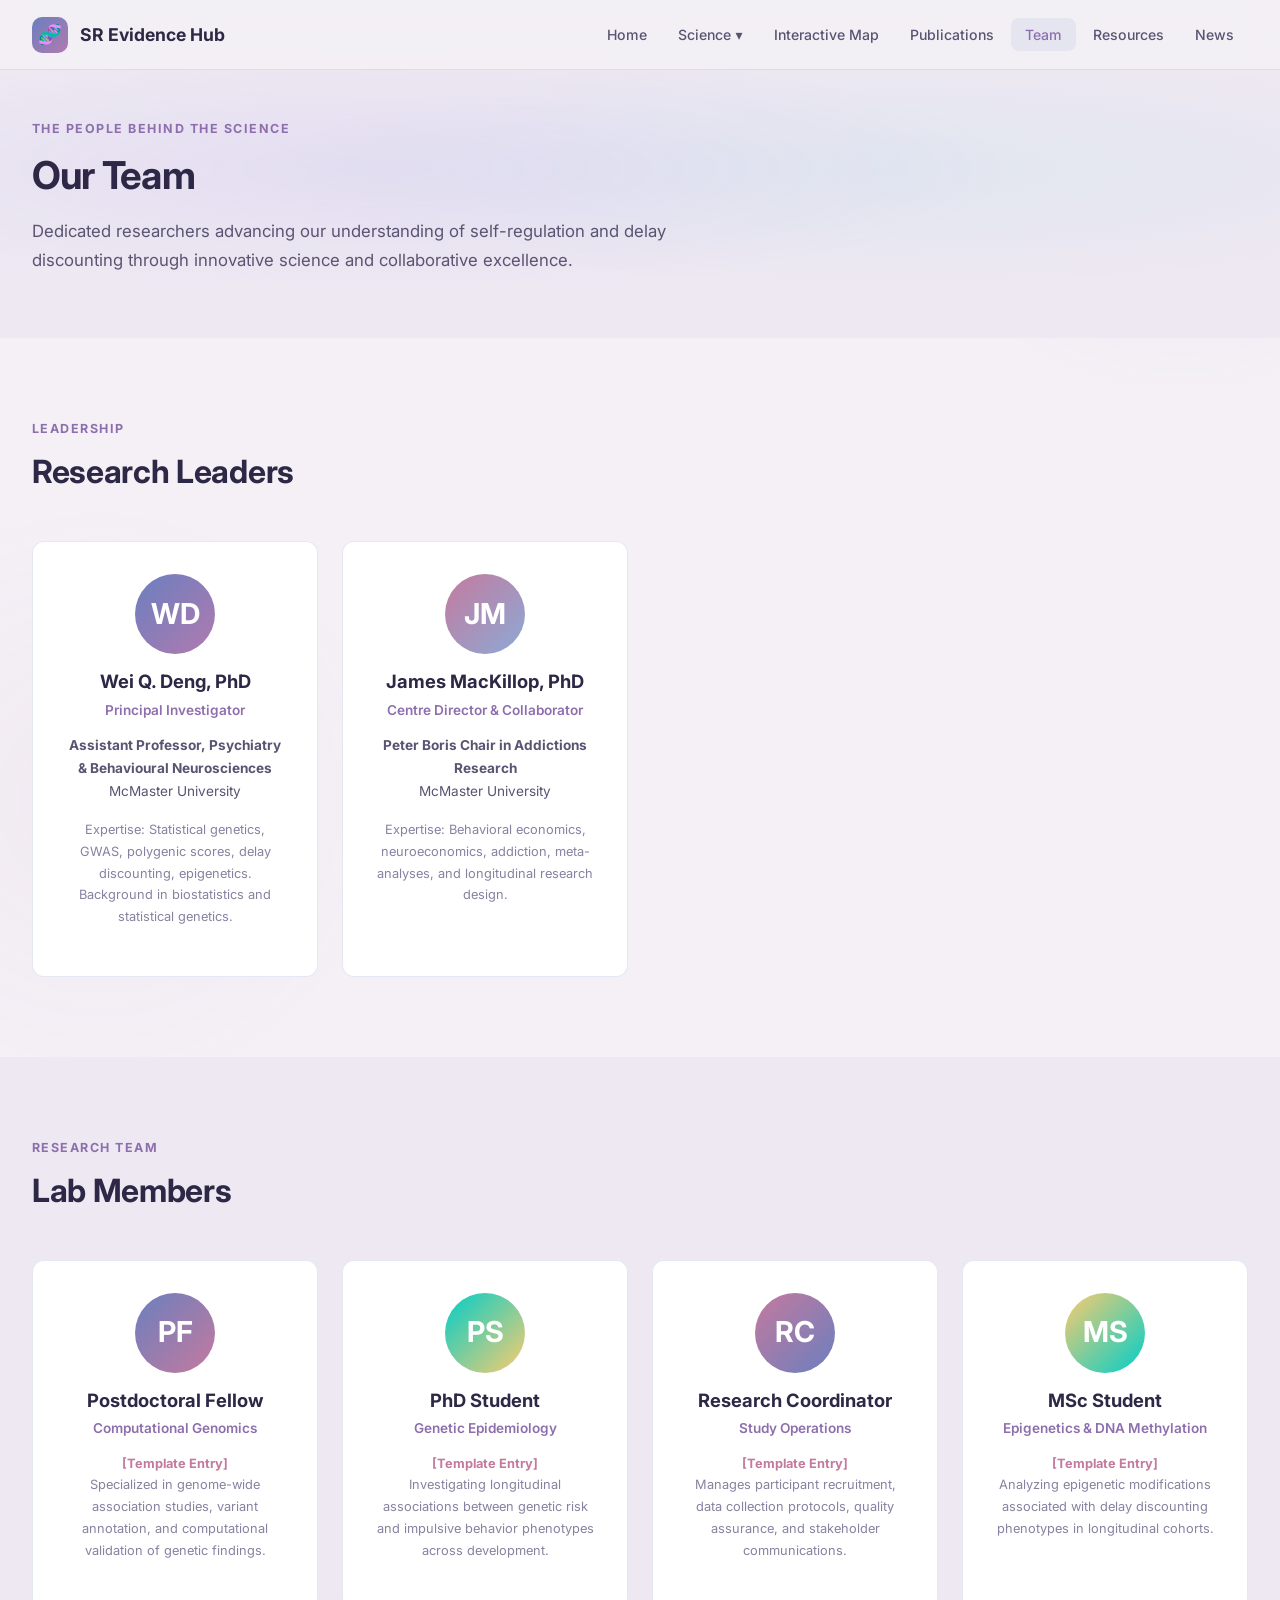
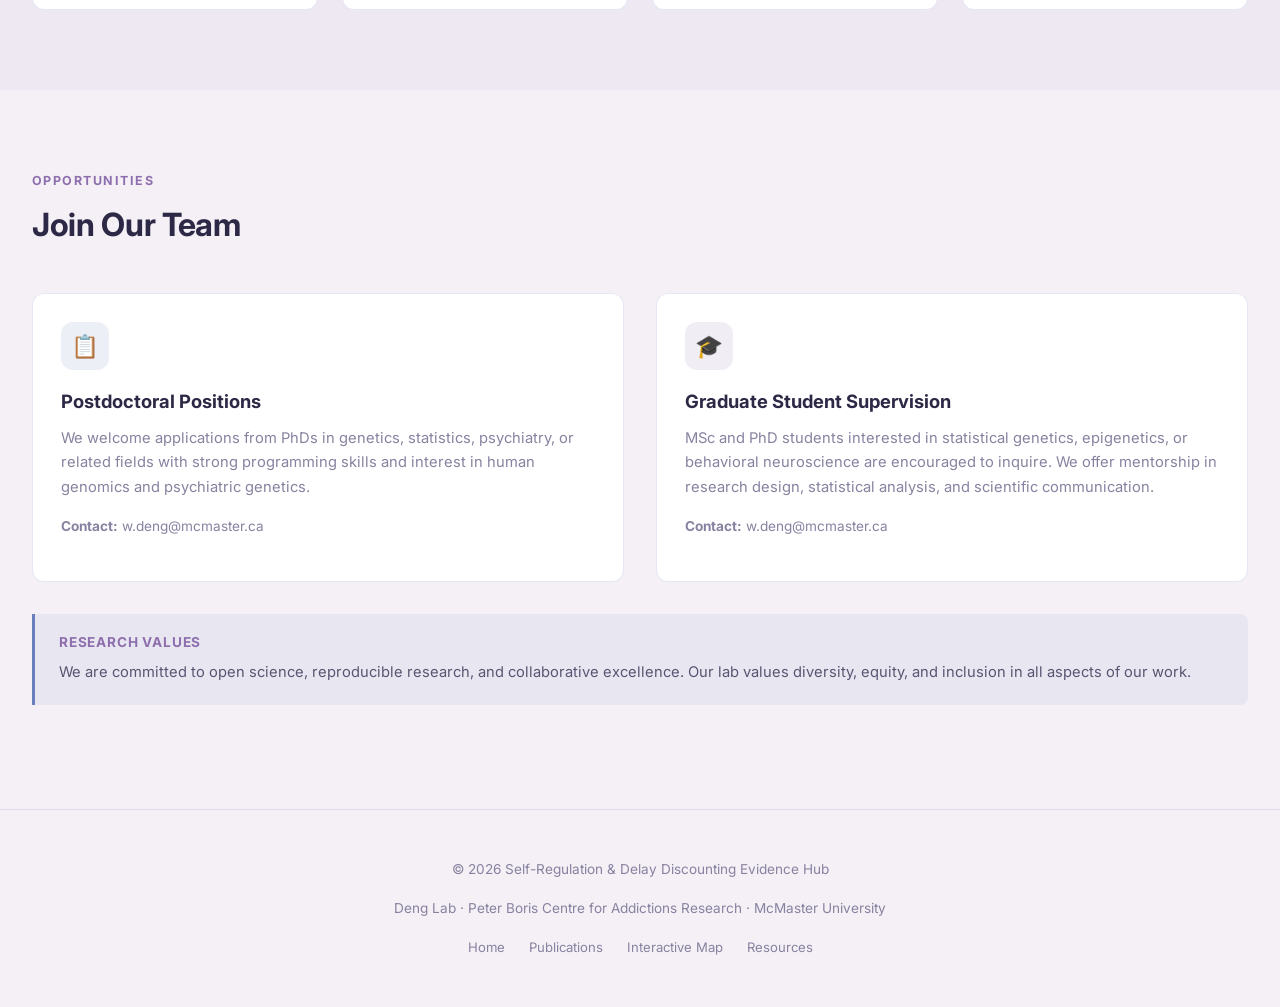
<file: team.html>
<!DOCTYPE html>
<html lang="en">
<head>
  <meta charset="UTF-8">
  <meta name="viewport" content="width=device-width, initial-scale=1.0">
  <title>Our Team - Self-Regulation & Delay Discounting Evidence Hub</title>
  <meta name="description" content="Meet the researchers and team members behind the Self-Regulation & Delay Discounting Evidence Hub.">

  <!-- Google Fonts: Inter -->
  <link rel="preconnect" href="https://fonts.googleapis.com">
  <link rel="preconnect" href="https://fonts.gstatic.com" crossorigin>
  <link href="https://fonts.googleapis.com/css2?family=Inter:wght@300;400;500;600;700;800&display=swap" rel="stylesheet">

  <!-- Stylesheets -->
  <link rel="stylesheet" href="css/style.css">
</head>
<body>
  <!-- Navigation -->
  <nav class="navbar">
    <div class="nav-container">
      <a href="index.html" class="nav-logo">
        <span class="logo-icon">🧬</span>
        <span>SR Evidence Hub</span>
      </a>
      <button class="nav-toggle" aria-label="Menu">☰</button>
      <ul class="nav-links">
        <li><a href="index.html">Home</a></li>
        <li class="nav-dropdown">
          <a href="#" class="dropdown-trigger">Science ▾</a>
          <div class="dropdown-menu">
            <a href="genetics.html">Genetics</a>
            <a href="epigenetics.html">Epigenetics</a>
            <a href="neuroscience.html">Brain / Neuroscience</a>
            <a href="theory.html">Theory & Models</a>
            <a href="applications.html">Applications</a>
          </div>
        </li>
        <li><a href="map.html">Interactive Map</a></li>
        <li><a href="publications.html">Publications</a></li>
        <li><a href="team.html" class="active">Team</a></li>
        <li><a href="resources.html">Resources</a></li>
        <li><a href="news.html">News</a></li>
      </ul>
    </div>
  </nav>

  <!-- Page Header -->
  <section class="page-header">
    <div class="container">
      <div class="eyebrow">The People Behind the Science</div>
      <h1>Our Team</h1>
      <p>Dedicated researchers advancing our understanding of self-regulation and delay discounting through innovative science and collaborative excellence.</p>
    </div>
  </section>

  <!-- Team Members -->
  <section class="section">
    <div class="container">
      <div class="section-header">
        <div class="eyebrow">Leadership</div>
        <h2>Research Leaders</h2>
      </div>

      <div class="team-grid">
        <!-- Wei Q. Deng -->
        <div class="team-card fade-in">
          <div class="team-avatar">WD</div>
          <h4>Wei Q. Deng, PhD</h4>
          <p class="team-role">Principal Investigator</p>
          <p><strong>Assistant Professor, Psychiatry & Behavioural Neurosciences</strong><br>McMaster University</p>
          <p style="font-size: 0.8rem; color: var(--text-muted); margin-top: 1rem;">
            Expertise: Statistical genetics, GWAS, polygenic scores, delay discounting, epigenetics. Background in biostatistics and statistical genetics.
          </p>
        </div>

        <!-- James MacKillop -->
        <div class="team-card fade-in">
          <div class="team-avatar" style="background: var(--gradient-2);">JM</div>
          <h4>James MacKillop, PhD</h4>
          <p class="team-role">Centre Director & Collaborator</p>
          <p><strong>Peter Boris Chair in Addictions Research</strong><br>McMaster University</p>
          <p style="font-size: 0.8rem; color: var(--text-muted); margin-top: 1rem;">
            Expertise: Behavioral economics, neuroeconomics, addiction, meta-analyses, and longitudinal research design.
          </p>
        </div>
      </div>
    </div>
  </section>

  <!-- Team Members Continued -->
  <section class="section section-alt">
    <div class="container">
      <div class="section-header">
        <div class="eyebrow">Research Team</div>
        <h2>Lab Members</h2>
      </div>

      <div class="team-grid">
        <!-- Postdoctoral Fellow -->
        <div class="team-card fade-in">
          <div class="team-avatar" style="background: var(--gradient-3);">PF</div>
          <h4>Postdoctoral Fellow</h4>
          <p class="team-role">Computational Genomics</p>
          <p style="font-size: 0.8rem; color: var(--text-muted);">
            <strong style="color: var(--accent);">[Template Entry]</strong><br>
            Specialized in genome-wide association studies, variant annotation, and computational validation of genetic findings.
          </p>
        </div>

        <!-- PhD Student -->
        <div class="team-card fade-in">
          <div class="team-avatar" style="background: linear-gradient(135deg, #00CEC9, #FDCB6E);">PS</div>
          <h4>PhD Student</h4>
          <p class="team-role">Genetic Epidemiology</p>
          <p style="font-size: 0.8rem; color: var(--text-muted);">
            <strong style="color: var(--accent);">[Template Entry]</strong><br>
            Investigating longitudinal associations between genetic risk and impulsive behavior phenotypes across development.
          </p>
        </div>

        <!-- Research Coordinator -->
        <div class="team-card fade-in">
          <div class="team-avatar" style="background: linear-gradient(135deg, #C47A9E, #6B7FBF);">RC</div>
          <h4>Research Coordinator</h4>
          <p class="team-role">Study Operations</p>
          <p style="font-size: 0.8rem; color: var(--text-muted);">
            <strong style="color: var(--accent);">[Template Entry]</strong><br>
            Manages participant recruitment, data collection protocols, quality assurance, and stakeholder communications.
          </p>
        </div>

        <!-- MSc Student -->
        <div class="team-card fade-in">
          <div class="team-avatar" style="background: linear-gradient(135deg, #FDCB6E, #00CEC9);">MS</div>
          <h4>MSc Student</h4>
          <p class="team-role">Epigenetics & DNA Methylation</p>
          <p style="font-size: 0.8rem; color: var(--text-muted);">
            <strong style="color: var(--accent);">[Template Entry]</strong><br>
            Analyzing epigenetic modifications associated with delay discounting phenotypes in longitudinal cohorts.
          </p>
        </div>
      </div>
    </div>
  </section>

  <!-- Join Our Team -->
  <section class="section">
    <div class="container">
      <div class="section-header">
        <div class="eyebrow">Opportunities</div>
        <h2>Join Our Team</h2>
      </div>

      <div style="display: grid; grid-template-columns: 1fr 1fr; gap: 2rem;">
        <div class="card fade-in">
          <div class="card-icon purple">📋</div>
          <h3>Postdoctoral Positions</h3>
          <p>We welcome applications from PhDs in genetics, statistics, psychiatry, or related fields with strong programming skills and interest in human genomics and psychiatric genetics.</p>
          <p style="font-size: 0.85rem; margin-top: 1rem;"><strong>Contact:</strong> w.deng@mcmaster.ca</p>
        </div>

        <div class="card fade-in">
          <div class="card-icon teal">🎓</div>
          <h3>Graduate Student Supervision</h3>
          <p>MSc and PhD students interested in statistical genetics, epigenetics, or behavioral neuroscience are encouraged to inquire. We offer mentorship in research design, statistical analysis, and scientific communication.</p>
          <p style="font-size: 0.85rem; margin-top: 1rem;"><strong>Contact:</strong> w.deng@mcmaster.ca</p>
        </div>
      </div>

      <div class="callout" style="margin-top: 2rem;">
        <h4>Research Values</h4>
        <p>We are committed to open science, reproducible research, and collaborative excellence. Our lab values diversity, equity, and inclusion in all aspects of our work.</p>
      </div>
    </div>
  </section>

  <!-- Footer -->
  <footer class="footer">
    <div class="container">
      <p>&copy; 2026 Self-Regulation & Delay Discounting Evidence Hub</p>
      <p style="margin-top:0.3rem;">Deng Lab · Peter Boris Centre for Addictions Research · McMaster University</p>
      <div class="footer-links">
        <a href="index.html">Home</a>
        <a href="publications.html">Publications</a>
        <a href="map.html">Interactive Map</a>
        <a href="resources.html">Resources</a>
      </div>
    </div>
  </footer>

  <!-- Main JS -->
  <script src="js/main.js"></script>
</body>
</html>
</file>
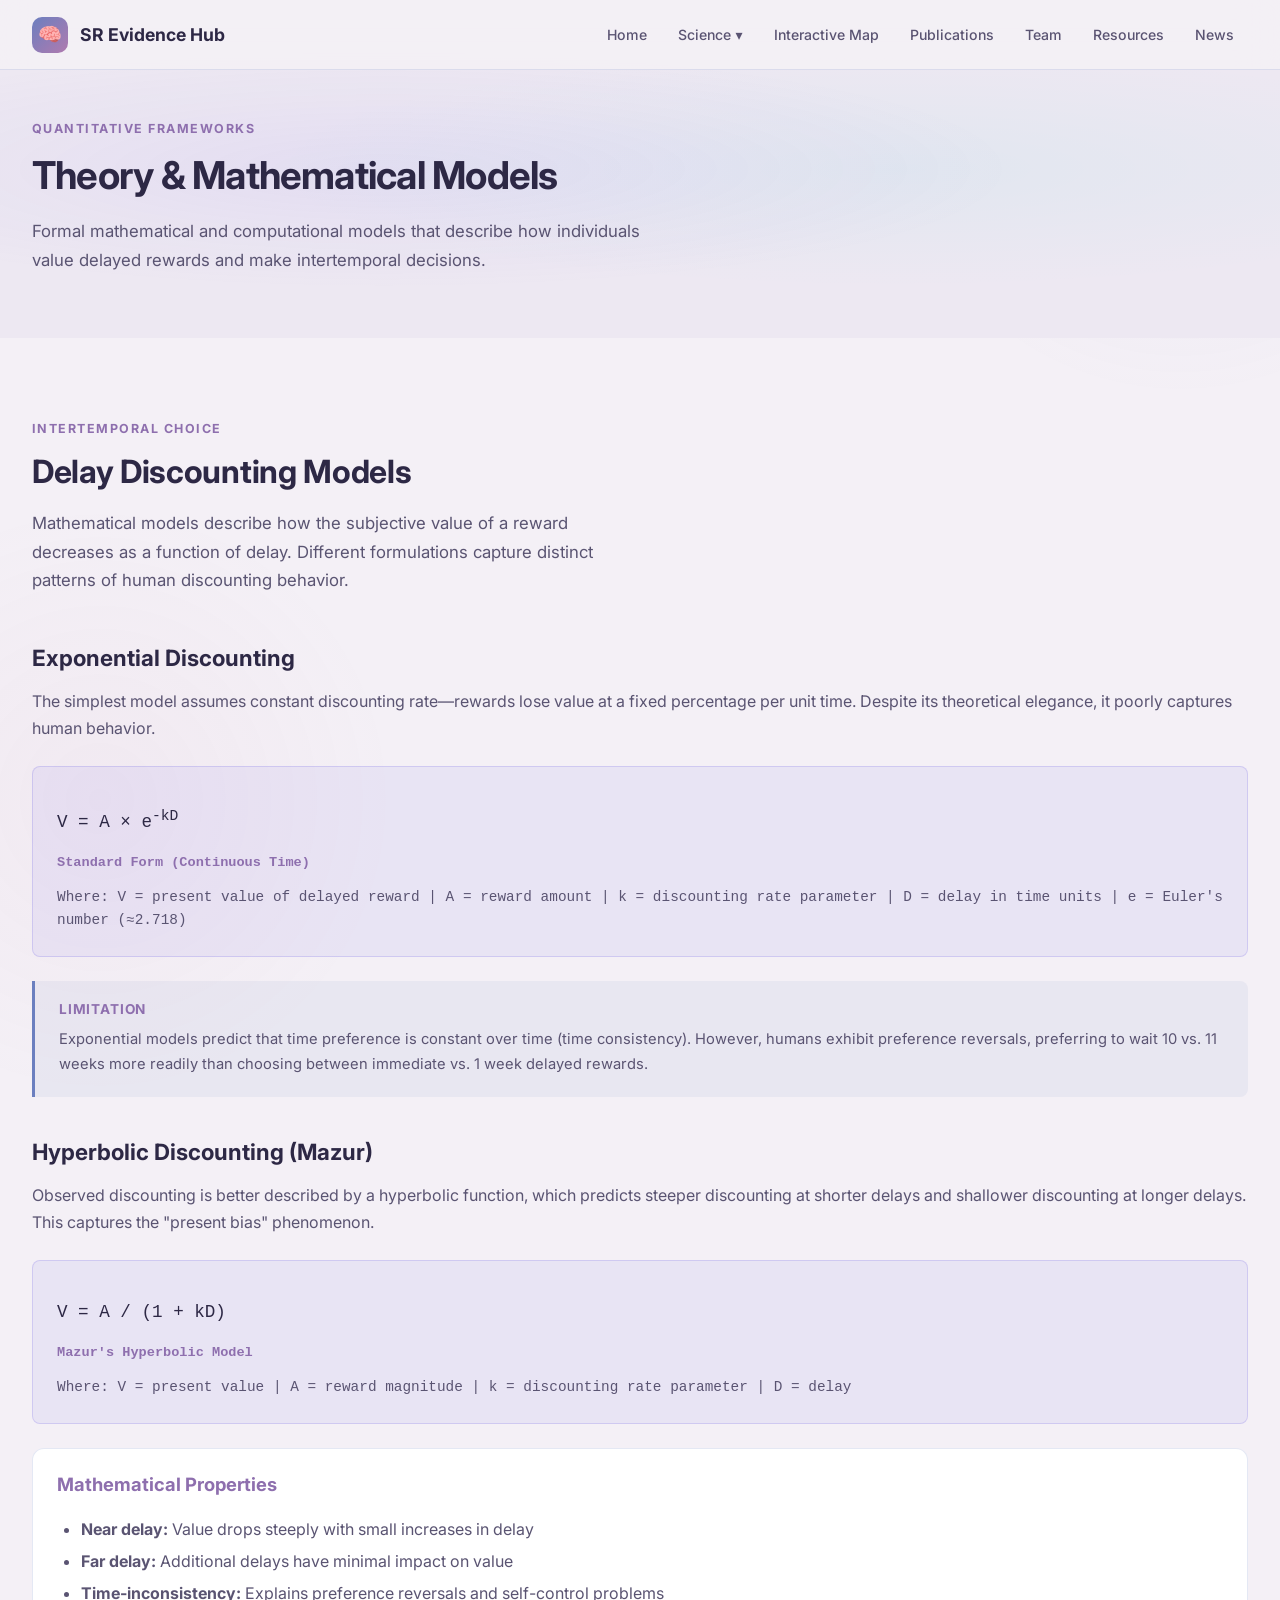
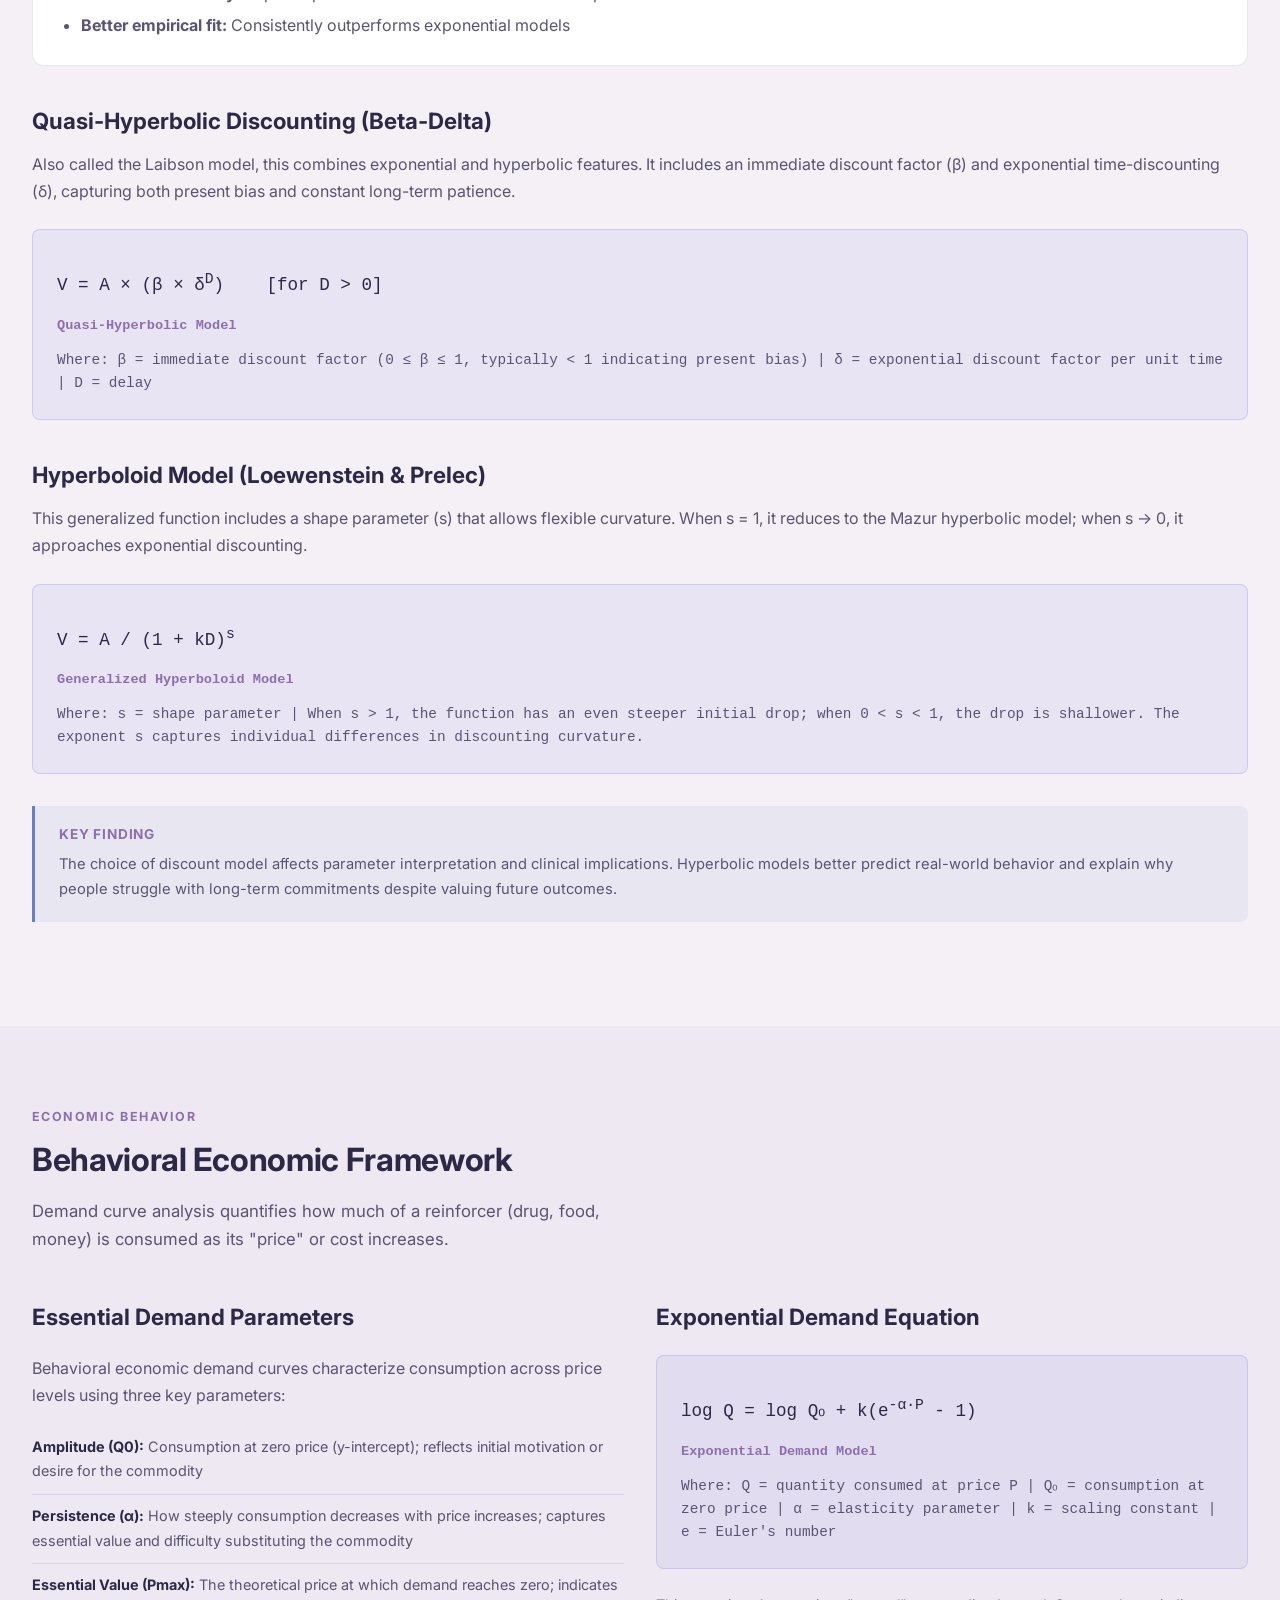
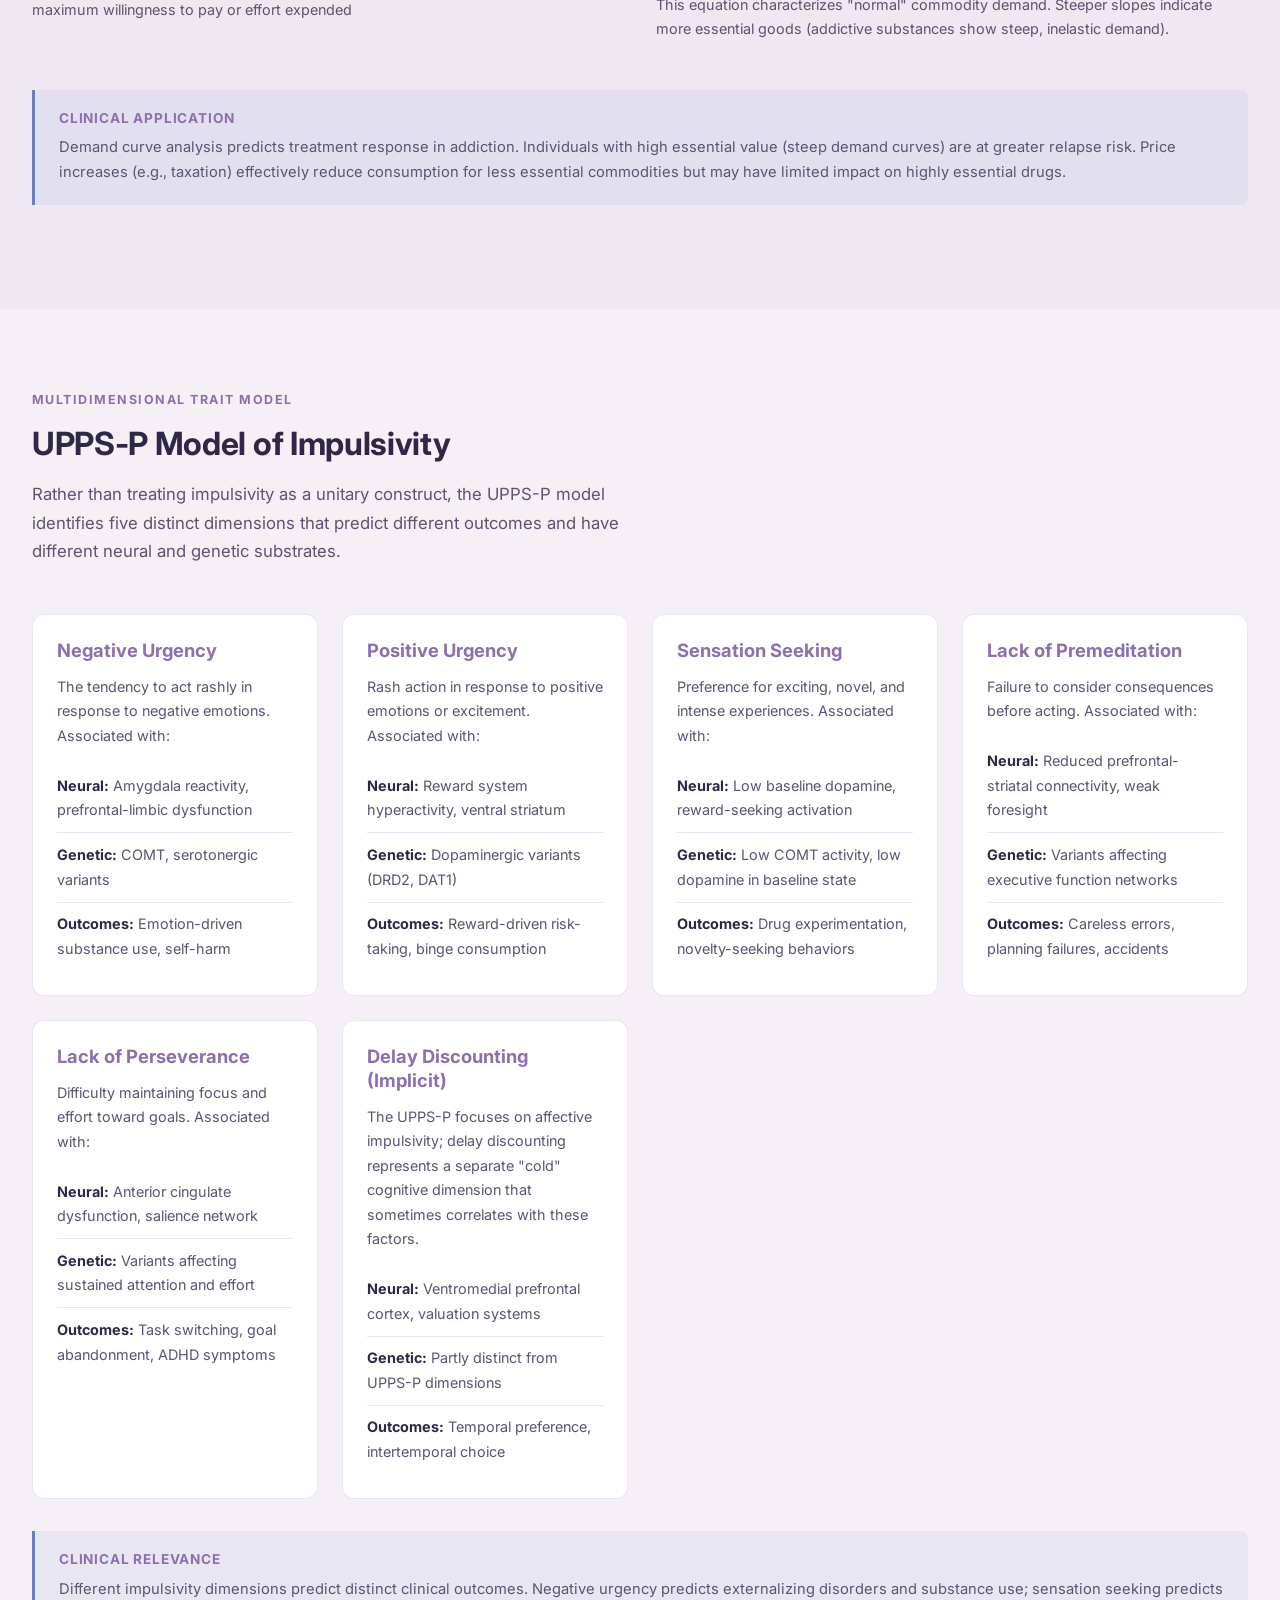
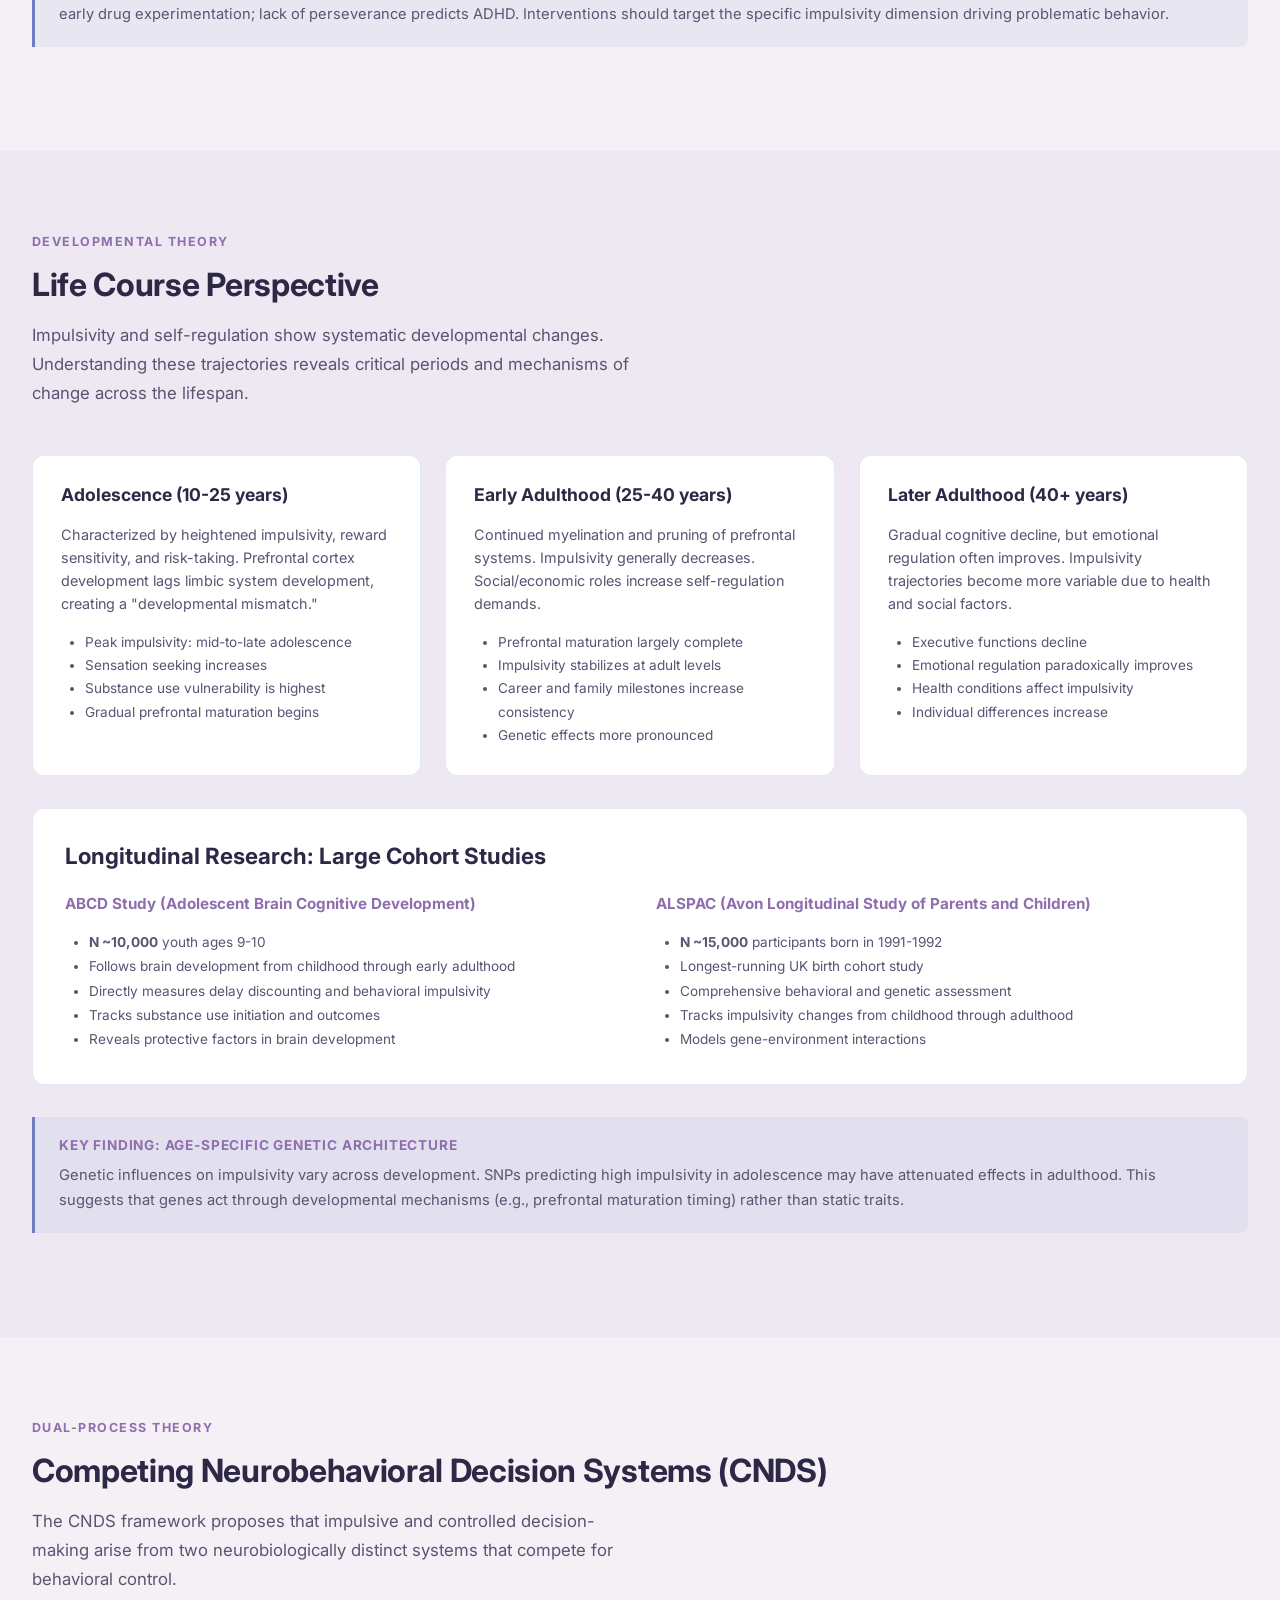
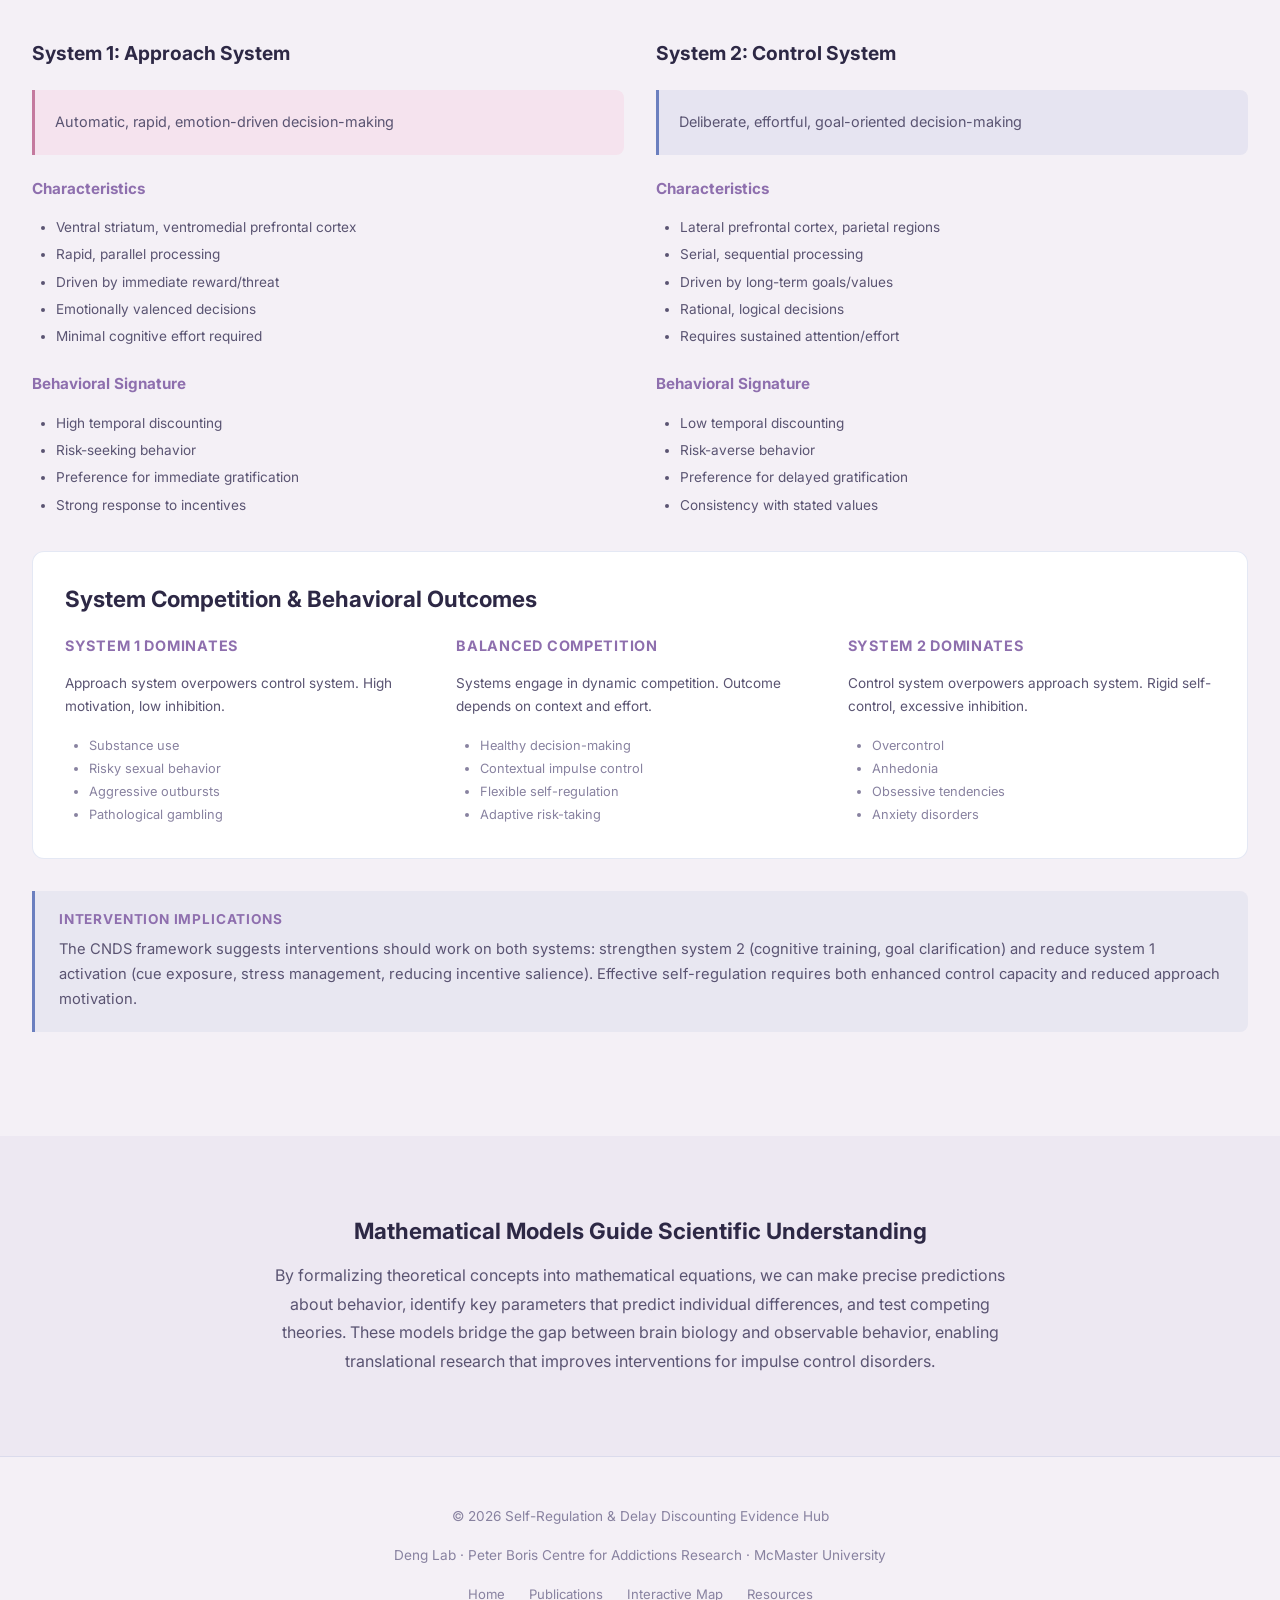
<file: theory.html>
<!DOCTYPE html>
<html lang="en">
<head>
  <meta charset="UTF-8">
  <meta name="viewport" content="width=device-width, initial-scale=1.0">
  <title>Theory & Mathematical Models - SR Evidence Hub</title>
  <link href="https://fonts.googleapis.com/css2?family=Inter:wght@300;400;500;600;700&display=swap" rel="stylesheet">
  <link rel="stylesheet" href="css/style.css">
  <style>
    /* Additional styles for equations and models */
    .equation-box {
      background: rgba(108, 92, 231, 0.08);
      border: 1px solid rgba(108, 92, 231, 0.2);
      border-radius: var(--radius-sm);
      padding: 1.5rem;
      margin: 1.5rem 0;
      font-family: 'Courier New', monospace;
      overflow-x: auto;
    }

    .equation {
      font-size: 1.1rem;
      line-height: 1.8;
      color: var(--text-primary);
      margin: 0.75rem 0;
    }

    .equation-label {
      font-size: 0.85rem;
      color: var(--secondary);
      font-weight: 600;
      margin-top: 0.75rem;
    }

    .equation-description {
      font-size: 0.9rem;
      color: var(--text-secondary);
      margin-top: 0.75rem;
      line-height: 1.6;
    }

    .model-grid {
      display: grid;
      grid-template-columns: repeat(auto-fit, minmax(280px, 1fr));
      gap: 1.5rem;
    }

    .model-card {
      background: var(--bg-card);
      border: 1px solid var(--border-color);
      border-radius: var(--radius);
      padding: 1.5rem;
      transition: all 0.3s;
    }

    .model-card:hover {
      background: var(--bg-card-hover);
      border-color: rgba(108, 92, 231, 0.4);
      transform: translateY(-4px);
      box-shadow: var(--shadow-glow);
    }

    .model-card h4 {
      color: var(--secondary);
      margin-bottom: 0.75rem;
    }

    .factor-list {
      list-style: none;
      padding: 0;
    }

    .factor-list li {
      padding: 0.6rem 0;
      border-bottom: 1px solid var(--border-color);
      color: var(--text-secondary);
      font-size: 0.9rem;
    }

    .factor-list li:last-child {
      border-bottom: none;
    }

    .factor-list strong {
      color: var(--text-primary);
    }
  </style>
</head>
<body>

  <!-- Navigation -->
  <nav class="navbar">
    <div class="nav-container">
      <a href="index.html" class="nav-logo">
        <span class="logo-icon">🧠</span>
        <span>SR Evidence Hub</span>
      </a>
      <button class="nav-toggle" aria-label="Menu">☰</button>
      <ul class="nav-links">
        <li><a href="index.html">Home</a></li>
        <li class="nav-dropdown">
          <a href="#" class="dropdown-trigger">Science ▾</a>
          <div class="dropdown-menu">
            <a href="genetics.html">Genetics</a>
            <a href="epigenetics.html">Epigenetics</a>
            <a href="neuroscience.html">Brain / Neuroscience</a>
            <a href="theory.html" class="active">Theory & Models</a>
            <a href="applications.html">Applications</a>
          </div>
        </li>
        <li><a href="map.html">Interactive Map</a></li>
        <li><a href="publications.html">Publications</a></li>
        <li><a href="team.html">Team</a></li>
        <li><a href="resources.html">Resources</a></li>
        <li><a href="news.html">News</a></li>
      </ul>
    </div>
  </nav>

  <!-- Page Header -->
  <div class="page-header">
    <div class="container">
      <div class="eyebrow">Quantitative Frameworks</div>
      <h1>Theory & Mathematical Models</h1>
      <p>Formal mathematical and computational models that describe how individuals value delayed rewards and make intertemporal decisions.</p>
    </div>
  </div>

  <!-- Main Content -->
  <main>
    <!-- Delay Discounting Models -->
    <section class="section">
      <div class="container">
        <div class="section-header">
          <div class="eyebrow">Intertemporal Choice</div>
          <h2>Delay Discounting Models</h2>
          <p>Mathematical models describe how the subjective value of a reward decreases as a function of delay. Different formulations capture distinct patterns of human discounting behavior.</p>
        </div>

        <!-- Exponential Discounting -->
        <div class="observe-fade">
          <h3 style="margin-bottom: 1rem;">Exponential Discounting</h3>
          <p>The simplest model assumes constant discounting rate—rewards lose value at a fixed percentage per unit time. Despite its theoretical elegance, it poorly captures human behavior.</p>

          <div class="equation-box">
            <div class="equation">V = A × e<sup>-kD</sup></div>
            <div class="equation-label">Standard Form (Continuous Time)</div>
            <div class="equation-description">
              Where: V = present value of delayed reward | A = reward amount | k = discounting rate parameter | D = delay in time units | e = Euler's number (≈2.718)
            </div>
          </div>

          <div class="callout">
            <h4>Limitation</h4>
            <p>Exponential models predict that time preference is constant over time (time consistency). However, humans exhibit preference reversals, preferring to wait 10 vs. 11 weeks more readily than choosing between immediate vs. 1 week delayed rewards.</p>
          </div>
        </div>

        <!-- Hyperbolic Discounting -->
        <div class="observe-fade" style="margin-top: 2.5rem;">
          <h3 style="margin-bottom: 1rem;">Hyperbolic Discounting (Mazur)</h3>
          <p>Observed discounting is better described by a hyperbolic function, which predicts steeper discounting at shorter delays and shallower discounting at longer delays. This captures the "present bias" phenomenon.</p>

          <div class="equation-box">
            <div class="equation">V = A / (1 + kD)</div>
            <div class="equation-label">Mazur's Hyperbolic Model</div>
            <div class="equation-description">
              Where: V = present value | A = reward magnitude | k = discounting rate parameter | D = delay
            </div>
          </div>

          <div style="background: var(--bg-card); border: 1px solid var(--border-color); border-radius: var(--radius); padding: 1.5rem; margin: 1.5rem 0;">
            <h4 style="color: var(--secondary); margin-bottom: 1rem;">Mathematical Properties</h4>
            <ul style="padding-left: 1.5rem; color: var(--text-secondary); line-height: 2; margin: 0;">
              <li><strong>Near delay:</strong> Value drops steeply with small increases in delay</li>
              <li><strong>Far delay:</strong> Additional delays have minimal impact on value</li>
              <li><strong>Time-inconsistency:</strong> Explains preference reversals and self-control problems</li>
              <li><strong>Better empirical fit:</strong> Consistently outperforms exponential models</li>
            </ul>
          </div>
        </div>

        <!-- Quasi-Hyperbolic -->
        <div class="observe-fade" style="margin-top: 2.5rem;">
          <h3 style="margin-bottom: 1rem;">Quasi-Hyperbolic Discounting (Beta-Delta)</h3>
          <p>Also called the Laibson model, this combines exponential and hyperbolic features. It includes an immediate discount factor (β) and exponential time-discounting (δ), capturing both present bias and constant long-term patience.</p>

          <div class="equation-box">
            <div class="equation">V = A × (β × δ<sup>D</sup>) &nbsp;&nbsp; [for D > 0]</div>
            <div class="equation-label">Quasi-Hyperbolic Model</div>
            <div class="equation-description">
              Where: β = immediate discount factor (0 ≤ β ≤ 1, typically < 1 indicating present bias) | δ = exponential discount factor per unit time | D = delay
            </div>
          </div>
        </div>

        <!-- Hyperboloid Model -->
        <div class="observe-fade" style="margin-top: 2.5rem;">
          <h3 style="margin-bottom: 1rem;">Hyperboloid Model (Loewenstein & Prelec)</h3>
          <p>This generalized function includes a shape parameter (s) that allows flexible curvature. When s = 1, it reduces to the Mazur hyperbolic model; when s → 0, it approaches exponential discounting.</p>

          <div class="equation-box">
            <div class="equation">V = A / (1 + kD)<sup>s</sup></div>
            <div class="equation-label">Generalized Hyperboloid Model</div>
            <div class="equation-description">
              Where: s = shape parameter | When s &gt; 1, the function has an even steeper initial drop; when 0 &lt; s &lt; 1, the drop is shallower. The exponent s captures individual differences in discounting curvature.
            </div>
          </div>
        </div>

        <div class="callout" style="margin-top: 2rem;">
          <h4>Key Finding</h4>
          <p>The choice of discount model affects parameter interpretation and clinical implications. Hyperbolic models better predict real-world behavior and explain why people struggle with long-term commitments despite valuing future outcomes.</p>
        </div>
      </div>
    </section>

    <!-- Behavioral Economic Framework -->
    <section class="section section-alt">
      <div class="container">
        <div class="section-header">
          <div class="eyebrow">Economic Behavior</div>
          <h2>Behavioral Economic Framework</h2>
          <p>Demand curve analysis quantifies how much of a reinforcer (drug, food, money) is consumed as its "price" or cost increases.</p>
        </div>

        <div class="two-col observe-fade">
          <div>
            <h3 style="margin-bottom: 1.5rem;">Essential Demand Parameters</h3>
            <p style="margin-bottom: 1rem;">Behavioral economic demand curves characterize consumption across price levels using three key parameters:</p>

            <ul class="factor-list">
              <li><strong>Amplitude (Q0):</strong> Consumption at zero price (y-intercept); reflects initial motivation or desire for the commodity</li>
              <li><strong>Persistence (α):</strong> How steeply consumption decreases with price increases; captures essential value and difficulty substituting the commodity</li>
              <li><strong>Essential Value (Pmax):</strong> The theoretical price at which demand reaches zero; indicates maximum willingness to pay or effort expended</li>
            </ul>
          </div>

          <div>
            <h3 style="margin-bottom: 1.5rem;">Exponential Demand Equation</h3>

            <div class="equation-box">
              <div class="equation">log Q = log Q₀ + k(e<sup>-α·P</sup> - 1)</div>
              <div class="equation-label">Exponential Demand Model</div>
              <div class="equation-description">
                Where: Q = quantity consumed at price P | Q₀ = consumption at zero price | α = elasticity parameter | k = scaling constant | e = Euler's number
              </div>
            </div>

            <p style="font-size: 0.9rem; color: var(--text-secondary); margin-top: 1rem;">This equation characterizes "normal" commodity demand. Steeper slopes indicate more essential goods (addictive substances show steep, inelastic demand).</p>
          </div>
        </div>

        <div class="callout" style="margin-top: 2rem;">
          <h4>Clinical Application</h4>
          <p>Demand curve analysis predicts treatment response in addiction. Individuals with high essential value (steep demand curves) are at greater relapse risk. Price increases (e.g., taxation) effectively reduce consumption for less essential commodities but may have limited impact on highly essential drugs.</p>
        </div>
      </div>
    </section>

    <!-- UPPS-P Model -->
    <section class="section">
      <div class="container">
        <div class="section-header">
          <div class="eyebrow">Multidimensional Trait Model</div>
          <h2>UPPS-P Model of Impulsivity</h2>
          <p>Rather than treating impulsivity as a unitary construct, the UPPS-P model identifies five distinct dimensions that predict different outcomes and have different neural and genetic substrates.</p>
        </div>

        <div class="model-grid observe-fade">
          <div class="model-card">
            <h4>Negative Urgency</h4>
            <p style="font-size: 0.9rem; margin-bottom: 1rem; color: var(--text-secondary);">The tendency to act rashly in response to negative emotions. Associated with:</p>
            <ul class="factor-list">
              <li><strong>Neural:</strong> Amygdala reactivity, prefrontal-limbic dysfunction</li>
              <li><strong>Genetic:</strong> COMT, serotonergic variants</li>
              <li><strong>Outcomes:</strong> Emotion-driven substance use, self-harm</li>
            </ul>
          </div>

          <div class="model-card">
            <h4>Positive Urgency</h4>
            <p style="font-size: 0.9rem; margin-bottom: 1rem; color: var(--text-secondary);">Rash action in response to positive emotions or excitement. Associated with:</p>
            <ul class="factor-list">
              <li><strong>Neural:</strong> Reward system hyperactivity, ventral striatum</li>
              <li><strong>Genetic:</strong> Dopaminergic variants (DRD2, DAT1)</li>
              <li><strong>Outcomes:</strong> Reward-driven risk-taking, binge consumption</li>
            </ul>
          </div>

          <div class="model-card">
            <h4>Sensation Seeking</h4>
            <p style="font-size: 0.9rem; margin-bottom: 1rem; color: var(--text-secondary);">Preference for exciting, novel, and intense experiences. Associated with:</p>
            <ul class="factor-list">
              <li><strong>Neural:</strong> Low baseline dopamine, reward-seeking activation</li>
              <li><strong>Genetic:</strong> Low COMT activity, low dopamine in baseline state</li>
              <li><strong>Outcomes:</strong> Drug experimentation, novelty-seeking behaviors</li>
            </ul>
          </div>

          <div class="model-card">
            <h4>Lack of Premeditation</h4>
            <p style="font-size: 0.9rem; margin-bottom: 1rem; color: var(--text-secondary);">Failure to consider consequences before acting. Associated with:</p>
            <ul class="factor-list">
              <li><strong>Neural:</strong> Reduced prefrontal-striatal connectivity, weak foresight</li>
              <li><strong>Genetic:</strong> Variants affecting executive function networks</li>
              <li><strong>Outcomes:</strong> Careless errors, planning failures, accidents</li>
            </ul>
          </div>

          <div class="model-card">
            <h4>Lack of Perseverance</h4>
            <p style="font-size: 0.9rem; margin-bottom: 1rem; color: var(--text-secondary);">Difficulty maintaining focus and effort toward goals. Associated with:</p>
            <ul class="factor-list">
              <li><strong>Neural:</strong> Anterior cingulate dysfunction, salience network</li>
              <li><strong>Genetic:</strong> Variants affecting sustained attention and effort</li>
              <li><strong>Outcomes:</strong> Task switching, goal abandonment, ADHD symptoms</li>
            </ul>
          </div>

          <div class="model-card">
            <h4>Delay Discounting (Implicit)</h4>
            <p style="font-size: 0.9rem; margin-bottom: 1rem; color: var(--text-secondary);">The UPPS-P focuses on affective impulsivity; delay discounting represents a separate "cold" cognitive dimension that sometimes correlates with these factors.</p>
            <ul class="factor-list">
              <li><strong>Neural:</strong> Ventromedial prefrontal cortex, valuation systems</li>
              <li><strong>Genetic:</strong> Partly distinct from UPPS-P dimensions</li>
              <li><strong>Outcomes:</strong> Temporal preference, intertemporal choice</li>
            </ul>
          </div>
        </div>

        <div class="callout" style="margin-top: 2rem;">
          <h4>Clinical Relevance</h4>
          <p>Different impulsivity dimensions predict distinct clinical outcomes. Negative urgency predicts externalizing disorders and substance use; sensation seeking predicts early drug experimentation; lack of perseverance predicts ADHD. Interventions should target the specific impulsivity dimension driving problematic behavior.</p>
        </div>
      </div>
    </section>

    <!-- Life Course Perspective -->
    <section class="section section-alt">
      <div class="container">
        <div class="section-header">
          <div class="eyebrow">Developmental Theory</div>
          <h2>Life Course Perspective</h2>
          <p>Impulsivity and self-regulation show systematic developmental changes. Understanding these trajectories reveals critical periods and mechanisms of change across the lifespan.</p>
        </div>

        <div class="cards-grid observe-fade">
          <div class="card">
            <h3 style="font-size: 1.1rem; margin-bottom: 1rem;">Adolescence (10-25 years)</h3>
            <p style="font-size: 0.9rem; color: var(--text-secondary); line-height: 1.6; margin-bottom: 1rem;">
              Characterized by heightened impulsivity, reward sensitivity, and risk-taking. Prefrontal cortex development lags limbic system development, creating a "developmental mismatch."
            </p>
            <ul style="padding-left: 1.5rem; font-size: 0.85rem; color: var(--text-secondary);">
              <li>Peak impulsivity: mid-to-late adolescence</li>
              <li>Sensation seeking increases</li>
              <li>Substance use vulnerability is highest</li>
              <li>Gradual prefrontal maturation begins</li>
            </ul>
          </div>

          <div class="card">
            <h3 style="font-size: 1.1rem; margin-bottom: 1rem;">Early Adulthood (25-40 years)</h3>
            <p style="font-size: 0.9rem; color: var(--text-secondary); line-height: 1.6; margin-bottom: 1rem;">
              Continued myelination and pruning of prefrontal systems. Impulsivity generally decreases. Social/economic roles increase self-regulation demands.
            </p>
            <ul style="padding-left: 1.5rem; font-size: 0.85rem; color: var(--text-secondary);">
              <li>Prefrontal maturation largely complete</li>
              <li>Impulsivity stabilizes at adult levels</li>
              <li>Career and family milestones increase consistency</li>
              <li>Genetic effects more pronounced</li>
            </ul>
          </div>

          <div class="card">
            <h3 style="font-size: 1.1rem; margin-bottom: 1rem;">Later Adulthood (40+ years)</h3>
            <p style="font-size: 0.9rem; color: var(--text-secondary); line-height: 1.6; margin-bottom: 1rem;">
              Gradual cognitive decline, but emotional regulation often improves. Impulsivity trajectories become more variable due to health and social factors.
            </p>
            <ul style="padding-left: 1.5rem; font-size: 0.85rem; color: var(--text-secondary);">
              <li>Executive functions decline</li>
              <li>Emotional regulation paradoxically improves</li>
              <li>Health conditions affect impulsivity</li>
              <li>Individual differences increase</li>
            </ul>
          </div>
        </div>

        <div style="background: var(--bg-card); border: 1px solid var(--border-color); border-radius: var(--radius); padding: 2rem; margin-top: 2rem;">
          <h3 style="margin-bottom: 1.5rem;">Longitudinal Research: Large Cohort Studies</h3>

          <div style="display: grid; grid-template-columns: 1fr 1fr; gap: 2rem;">
            <div>
              <h4 style="color: var(--secondary); font-size: 0.95rem; margin-bottom: 1rem;">ABCD Study (Adolescent Brain Cognitive Development)</h4>
              <ul style="padding-left: 1.5rem; font-size: 0.85rem; color: var(--text-secondary); line-height: 1.8;">
                <li><strong>N ~10,000</strong> youth ages 9-10</li>
                <li>Follows brain development from childhood through early adulthood</li>
                <li>Directly measures delay discounting and behavioral impulsivity</li>
                <li>Tracks substance use initiation and outcomes</li>
                <li>Reveals protective factors in brain development</li>
              </ul>
            </div>

            <div>
              <h4 style="color: var(--secondary); font-size: 0.95rem; margin-bottom: 1rem;">ALSPAC (Avon Longitudinal Study of Parents and Children)</h4>
              <ul style="padding-left: 1.5rem; font-size: 0.85rem; color: var(--text-secondary); line-height: 1.8;">
                <li><strong>N ~15,000</strong> participants born in 1991-1992</li>
                <li>Longest-running UK birth cohort study</li>
                <li>Comprehensive behavioral and genetic assessment</li>
                <li>Tracks impulsivity changes from childhood through adulthood</li>
                <li>Models gene-environment interactions</li>
              </ul>
            </div>
          </div>
        </div>

        <div class="callout" style="margin-top: 2rem;">
          <h4>Key Finding: Age-Specific Genetic Architecture</h4>
          <p>Genetic influences on impulsivity vary across development. SNPs predicting high impulsivity in adolescence may have attenuated effects in adulthood. This suggests that genes act through developmental mechanisms (e.g., prefrontal maturation timing) rather than static traits.</p>
        </div>
      </div>
    </section>

    <!-- CNDS Theory -->
    <section class="section">
      <div class="container">
        <div class="section-header">
          <div class="eyebrow">Dual-Process Theory</div>
          <h2>Competing Neurobehavioral Decision Systems (CNDS)</h2>
          <p>The CNDS framework proposes that impulsive and controlled decision-making arise from two neurobiologically distinct systems that compete for behavioral control.</p>
        </div>

        <div class="two-col observe-fade">
          <div>
            <h3 style="font-size: 1.2rem; margin-bottom: 1.5rem;">System 1: Approach System</h3>
            <div style="background: rgba(253,121,168,0.1); border-left: 3px solid var(--accent); padding: 1.25rem; border-radius: 0 var(--radius-sm) var(--radius-sm) 0; margin-bottom: 1.5rem;">
              <p style="font-size: 0.9rem; color: var(--text-secondary); margin: 0;">Automatic, rapid, emotion-driven decision-making</p>
            </div>

            <h4 style="color: var(--secondary); font-size: 0.95rem; margin-bottom: 1rem;">Characteristics</h4>
            <ul style="padding-left: 1.5rem; font-size: 0.85rem; color: var(--text-secondary); line-height: 2;">
              <li>Ventral striatum, ventromedial prefrontal cortex</li>
              <li>Rapid, parallel processing</li>
              <li>Driven by immediate reward/threat</li>
              <li>Emotionally valenced decisions</li>
              <li>Minimal cognitive effort required</li>
            </ul>

            <h4 style="color: var(--secondary); font-size: 0.95rem; margin-bottom: 1rem; margin-top: 1.5rem;">Behavioral Signature</h4>
            <ul style="padding-left: 1.5rem; font-size: 0.85rem; color: var(--text-secondary); line-height: 2;">
              <li>High temporal discounting</li>
              <li>Risk-seeking behavior</li>
              <li>Preference for immediate gratification</li>
              <li>Strong response to incentives</li>
            </ul>
          </div>

          <div>
            <h3 style="font-size: 1.2rem; margin-bottom: 1.5rem;">System 2: Control System</h3>
            <div style="background: rgba(107,127,191,0.1); border-left: 3px solid var(--primary); padding: 1.25rem; border-radius: 0 var(--radius-sm) var(--radius-sm) 0; margin-bottom: 1.5rem;">
              <p style="font-size: 0.9rem; color: var(--text-secondary); margin: 0;">Deliberate, effortful, goal-oriented decision-making</p>
            </div>

            <h4 style="color: var(--secondary); font-size: 0.95rem; margin-bottom: 1rem;">Characteristics</h4>
            <ul style="padding-left: 1.5rem; font-size: 0.85rem; color: var(--text-secondary); line-height: 2;">
              <li>Lateral prefrontal cortex, parietal regions</li>
              <li>Serial, sequential processing</li>
              <li>Driven by long-term goals/values</li>
              <li>Rational, logical decisions</li>
              <li>Requires sustained attention/effort</li>
            </ul>

            <h4 style="color: var(--secondary); font-size: 0.95rem; margin-bottom: 1rem; margin-top: 1.5rem;">Behavioral Signature</h4>
            <ul style="padding-left: 1.5rem; font-size: 0.85rem; color: var(--text-secondary); line-height: 2;">
              <li>Low temporal discounting</li>
              <li>Risk-averse behavior</li>
              <li>Preference for delayed gratification</li>
              <li>Consistency with stated values</li>
            </ul>
          </div>
        </div>

        <div style="background: var(--bg-card); border: 1px solid var(--border-color); border-radius: var(--radius); padding: 2rem; margin-top: 2rem; observe-fade">
          <h3 style="margin-bottom: 1.5rem;">System Competition & Behavioral Outcomes</h3>

          <div style="display: grid; grid-template-columns: 1fr 1fr 1fr; gap: 1.5rem;">
            <div>
              <h4 style="color: var(--secondary); font-size: 0.9rem; margin-bottom: 1rem; text-transform: uppercase; letter-spacing: 0.05em;">System 1 Dominates</h4>
              <p style="font-size: 0.85rem; color: var(--text-secondary); margin-bottom: 1rem;">
                Approach system overpowers control system. High motivation, low inhibition.
              </p>
              <ul style="padding-left: 1.5rem; font-size: 0.8rem; color: var(--text-muted); line-height: 1.8;">
                <li>Substance use</li>
                <li>Risky sexual behavior</li>
                <li>Aggressive outbursts</li>
                <li>Pathological gambling</li>
              </ul>
            </div>

            <div>
              <h4 style="color: var(--secondary); font-size: 0.9rem; margin-bottom: 1rem; text-transform: uppercase; letter-spacing: 0.05em;">Balanced Competition</h4>
              <p style="font-size: 0.85rem; color: var(--text-secondary); margin-bottom: 1rem;">
                Systems engage in dynamic competition. Outcome depends on context and effort.
              </p>
              <ul style="padding-left: 1.5rem; font-size: 0.8rem; color: var(--text-muted); line-height: 1.8;">
                <li>Healthy decision-making</li>
                <li>Contextual impulse control</li>
                <li>Flexible self-regulation</li>
                <li>Adaptive risk-taking</li>
              </ul>
            </div>

            <div>
              <h4 style="color: var(--secondary); font-size: 0.9rem; margin-bottom: 1rem; text-transform: uppercase; letter-spacing: 0.05em;">System 2 Dominates</h4>
              <p style="font-size: 0.85rem; color: var(--text-secondary); margin-bottom: 1rem;">
                Control system overpowers approach system. Rigid self-control, excessive inhibition.
              </p>
              <ul style="padding-left: 1.5rem; font-size: 0.8rem; color: var(--text-muted); line-height: 1.8;">
                <li>Overcontrol</li>
                <li>Anhedonia</li>
                <li>Obsessive tendencies</li>
                <li>Anxiety disorders</li>
              </ul>
            </div>
          </div>
        </div>

        <div class="callout" style="margin-top: 2rem;">
          <h4>Intervention Implications</h4>
          <p>The CNDS framework suggests interventions should work on both systems: strengthen system 2 (cognitive training, goal clarification) and reduce system 1 activation (cue exposure, stress management, reducing incentive salience). Effective self-regulation requires both enhanced control capacity and reduced approach motivation.</p>
        </div>
      </div>
    </section>

    <!-- Closing section -->
    <section class="section section-alt">
      <div class="container" style="text-align: center;">
        <h3 style="margin-bottom: 1rem;">Mathematical Models Guide Scientific Understanding</h3>
        <p style="max-width: 750px; margin: 0 auto; font-size: 1rem; line-height: 1.8;">
          By formalizing theoretical concepts into mathematical equations, we can make precise predictions about behavior, identify key parameters that predict individual differences, and test competing theories. These models bridge the gap between brain biology and observable behavior, enabling translational research that improves interventions for impulse control disorders.
        </p>
      </div>
    </section>
  </main>

  <!-- Footer -->
  <footer class="footer">
    <div class="container">
      <p>&copy; 2026 Self-Regulation & Delay Discounting Evidence Hub</p>
      <p style="margin-top:0.3rem;">Deng Lab · Peter Boris Centre for Addictions Research · McMaster University</p>
      <div class="footer-links">
        <a href="index.html">Home</a>
        <a href="publications.html">Publications</a>
        <a href="map.html">Interactive Map</a>
        <a href="resources.html">Resources</a>
      </div>
    </div>
  </footer>

  <script src="js/main.js"></script>
</body>
</html>
</file>
<file: css/style.css>
/* ============================================
   Self-Regulation / Delay Discounting Evidence Hub
   Rosy Blue Light Theme
   ============================================ */

/* --- CSS Variables --- */
:root {
  --primary: #6B7FBF;
  --primary-dark: #5468A8;
  --secondary: #8E6FAE;
  --accent: #C47A9E;
  --accent-alt: #A8889B;
  --bg-dark: #F4F0F6;
  --bg-card: #FFFFFF;
  --bg-card-hover: #F8F4FA;
  --bg-section: #EDE8F2;
  --text-primary: #2D2845;
  --text-secondary: #5A5472;
  --text-muted: #8882A0;
  --gradient-1: linear-gradient(135deg, #6B7FBF, #B07AAF);
  --gradient-2: linear-gradient(135deg, #C47A9E, #8CAAD6);
  --gradient-3: linear-gradient(135deg, #6B7FBF, #C47A9E);
  --border-color: rgba(107, 127, 191, 0.18);
  --shadow: 0 4px 24px rgba(45, 40, 69, 0.08);
  --shadow-glow: 0 0 30px rgba(107, 127, 191, 0.12);
  --radius: 12px;
  --radius-sm: 8px;
  --font-heading: 'Inter', 'Segoe UI', system-ui, sans-serif;
  --font-body: 'Inter', 'Segoe UI', system-ui, sans-serif;
  --max-width: 1280px;
  --nav-height: 70px;
}

/* --- Reset & Base --- */
*, *::before, *::after { box-sizing: border-box; margin: 0; padding: 0; }

html { scroll-behavior: smooth; font-size: 16px; }

body {
  font-family: var(--font-body);
  background: var(--bg-dark);
  color: var(--text-primary);
  line-height: 1.7;
  min-height: 100vh;
  overflow-x: hidden;
}

/* --- Background ambient glow --- */
body::before {
  content: '';
  position: fixed;
  top: -200px;
  right: -200px;
  width: 600px;
  height: 600px;
  background: radial-gradient(circle, rgba(107,127,191,0.07) 0%, transparent 70%);
  pointer-events: none;
  z-index: 0;
}
body::after {
  content: '';
  position: fixed;
  bottom: -200px;
  left: -200px;
  width: 600px;
  height: 600px;
  background: radial-gradient(circle, rgba(196,122,158,0.05) 0%, transparent 70%);
  pointer-events: none;
  z-index: 0;
}

/* --- Typography --- */
h1, h2, h3, h4, h5, h6 {
  font-family: var(--font-heading);
  font-weight: 700;
  line-height: 1.3;
  color: var(--text-primary);
}

h1 { font-size: 2.8rem; letter-spacing: -0.02em; }
h2 { font-size: 2rem; letter-spacing: -0.01em; }
h3 { font-size: 1.4rem; }
h4 { font-size: 1.15rem; }

p { color: var(--text-secondary); margin-bottom: 1rem; }

a { color: var(--secondary); text-decoration: none; transition: color 0.2s; }
a:hover { color: var(--accent); }

/* --- Navigation --- */
.navbar {
  position: fixed;
  top: 0;
  left: 0;
  right: 0;
  height: var(--nav-height);
  background: rgba(244, 240, 246, 0.92);
  backdrop-filter: blur(20px);
  border-bottom: 1px solid var(--border-color);
  z-index: 1000;
  display: flex;
  align-items: center;
  padding: 0 2rem;
}

.nav-container {
  max-width: var(--max-width);
  width: 100%;
  margin: 0 auto;
  display: flex;
  align-items: center;
  justify-content: space-between;
}

.nav-logo {
  display: flex;
  align-items: center;
  gap: 0.75rem;
  font-weight: 700;
  font-size: 1.1rem;
  color: var(--text-primary);
  text-decoration: none;
}

.nav-logo .logo-icon {
  width: 36px;
  height: 36px;
  background: var(--gradient-1);
  border-radius: 10px;
  display: flex;
  align-items: center;
  justify-content: center;
  font-size: 1.2rem;
}

.nav-links {
  display: flex;
  align-items: center;
  gap: 0.25rem;
  list-style: none;
}

.nav-links a {
  padding: 0.5rem 0.85rem;
  border-radius: var(--radius-sm);
  color: var(--text-secondary);
  font-size: 0.88rem;
  font-weight: 500;
  transition: all 0.2s;
  white-space: nowrap;
}

.nav-links a:hover,
.nav-links a.active {
  color: var(--text-primary);
  background: rgba(107, 127, 191, 0.1);
}

.nav-links a.active {
  color: var(--secondary);
}

/* Dropdown */
.nav-dropdown {
  position: relative;
}

.nav-dropdown .dropdown-menu {
  display: none;
  position: absolute;
  top: 100%;
  left: 0;
  background: var(--bg-card);
  border: 1px solid var(--border-color);
  border-radius: var(--radius-sm);
  padding: 0.5rem;
  min-width: 200px;
  box-shadow: var(--shadow);
  z-index: 100;
}

.nav-dropdown:hover .dropdown-menu {
  display: block;
}

.dropdown-menu a {
  display: block;
  padding: 0.5rem 0.75rem;
  border-radius: 6px;
  font-size: 0.85rem;
}

/* Mobile hamburger */
.nav-toggle {
  display: none;
  background: none;
  border: none;
  color: var(--text-primary);
  font-size: 1.5rem;
  cursor: pointer;
  padding: 0.5rem;
}

/* --- Hero Section --- */
.hero {
  position: relative;
  min-height: 85vh;
  display: flex;
  align-items: center;
  padding: calc(var(--nav-height) + 3rem) 2rem 4rem;
  overflow: hidden;
}

.hero-bg {
  position: absolute;
  inset: 0;
  background:
    radial-gradient(ellipse at 20% 50%, rgba(107,127,191,0.1) 0%, transparent 50%),
    radial-gradient(ellipse at 80% 50%, rgba(176,122,175,0.08) 0%, transparent 50%),
    radial-gradient(ellipse at 50% 100%, rgba(196,122,158,0.06) 0%, transparent 40%);
  z-index: 0;
}

.hero-content {
  position: relative;
  z-index: 1;
  max-width: var(--max-width);
  margin: 0 auto;
  width: 100%;
}

.hero-badge {
  display: inline-flex;
  align-items: center;
  gap: 0.5rem;
  background: rgba(107, 127, 191, 0.1);
  border: 1px solid rgba(107, 127, 191, 0.25);
  padding: 0.4rem 1rem;
  border-radius: 50px;
  font-size: 0.82rem;
  font-weight: 600;
  color: var(--primary);
  margin-bottom: 1.5rem;
  letter-spacing: 0.02em;
}

.hero h1 {
  font-size: 3.2rem;
  margin-bottom: 1rem;
  max-width: 800px;
}

.hero h1 .gradient-text {
  background: var(--gradient-1);
  -webkit-background-clip: text;
  -webkit-text-fill-color: transparent;
  background-clip: text;
}

.hero .subtitle {
  font-size: 1.2rem;
  color: var(--text-secondary);
  max-width: 650px;
  margin-bottom: 2rem;
  line-height: 1.8;
}

.hero-stats {
  display: flex;
  gap: 2.5rem;
  margin-top: 2.5rem;
  flex-wrap: wrap;
}

.stat-item {
  text-align: center;
}

.stat-number {
  font-size: 2rem;
  font-weight: 800;
  background: var(--gradient-2);
  -webkit-background-clip: text;
  -webkit-text-fill-color: transparent;
  background-clip: text;
}

.stat-label {
  font-size: 0.8rem;
  color: var(--text-muted);
  text-transform: uppercase;
  letter-spacing: 0.08em;
  margin-top: 0.25rem;
}

/* --- Buttons --- */
.btn {
  display: inline-flex;
  align-items: center;
  gap: 0.5rem;
  padding: 0.75rem 1.5rem;
  border-radius: var(--radius-sm);
  font-weight: 600;
  font-size: 0.9rem;
  transition: all 0.25s;
  cursor: pointer;
  border: none;
  text-decoration: none;
}

.btn-primary {
  background: var(--gradient-1);
  color: white;
  box-shadow: 0 4px 15px rgba(107, 127, 191, 0.2);
}

.btn-primary:hover {
  transform: translateY(-2px);
  box-shadow: 0 6px 25px rgba(107, 127, 191, 0.3);
  color: white;
}

.btn-outline {
  background: transparent;
  border: 1px solid var(--border-color);
  color: var(--text-primary);
}

.btn-outline:hover {
  border-color: var(--secondary);
  color: var(--secondary);
}

.btn-group {
  display: flex;
  gap: 1rem;
  flex-wrap: wrap;
}

/* --- Sections --- */
.section {
  padding: 5rem 2rem;
  position: relative;
  z-index: 1;
}

.section-alt {
  background: var(--bg-section);
}

.container {
  max-width: var(--max-width);
  margin: 0 auto;
}

.section-header {
  margin-bottom: 3rem;
}

.section-header .eyebrow {
  font-size: 0.78rem;
  font-weight: 700;
  text-transform: uppercase;
  letter-spacing: 0.12em;
  color: var(--secondary);
  margin-bottom: 0.75rem;
}

.section-header h2 {
  margin-bottom: 1rem;
}

.section-header p {
  max-width: 600px;
  font-size: 1.05rem;
}

/* --- Cards Grid --- */
.cards-grid {
  display: grid;
  grid-template-columns: repeat(auto-fill, minmax(320px, 1fr));
  gap: 1.5rem;
}

.card {
  background: var(--bg-card);
  border: 1px solid var(--border-color);
  border-radius: var(--radius);
  padding: 1.75rem;
  transition: all 0.3s;
  position: relative;
  overflow: hidden;
}

.card:hover {
  background: var(--bg-card-hover);
  border-color: rgba(107, 127, 191, 0.3);
  transform: translateY(-4px);
  box-shadow: var(--shadow-glow);
}

.card-icon {
  width: 48px;
  height: 48px;
  border-radius: 12px;
  display: flex;
  align-items: center;
  justify-content: center;
  font-size: 1.4rem;
  margin-bottom: 1.25rem;
}

.card-icon.purple { background: rgba(107, 127, 191, 0.12); }
.card-icon.teal { background: rgba(142, 111, 174, 0.12); }
.card-icon.pink { background: rgba(196, 122, 158, 0.12); }
.card-icon.yellow { background: rgba(168, 136, 155, 0.12); }

.card h3 {
  font-size: 1.15rem;
  margin-bottom: 0.75rem;
}

.card p {
  font-size: 0.92rem;
  color: var(--text-muted);
  line-height: 1.65;
}

.card .card-tag {
  display: inline-block;
  background: rgba(108, 92, 231, 0.1);
  color: var(--secondary);
  padding: 0.2rem 0.65rem;
  border-radius: 50px;
  font-size: 0.72rem;
  font-weight: 600;
  margin-top: 1rem;
  letter-spacing: 0.03em;
}

/* --- Featured Researcher Panel --- */
.researcher-panel {
  display: grid;
  grid-template-columns: 1fr 1.5fr;
  gap: 3rem;
  align-items: start;
  background: var(--bg-card);
  border: 1px solid var(--border-color);
  border-radius: var(--radius);
  padding: 2.5rem;
  margin-bottom: 3rem;
}

.researcher-info h3 {
  font-size: 1.6rem;
  margin-bottom: 0.5rem;
}

.researcher-title {
  color: var(--secondary);
  font-weight: 600;
  font-size: 0.95rem;
  margin-bottom: 0.3rem;
}

.researcher-affiliation {
  color: var(--text-muted);
  font-size: 0.85rem;
  margin-bottom: 1.25rem;
}

.researcher-links {
  display: flex;
  gap: 0.75rem;
  flex-wrap: wrap;
  margin-top: 1rem;
}

.researcher-links a {
  display: inline-flex;
  align-items: center;
  gap: 0.4rem;
  padding: 0.35rem 0.75rem;
  border-radius: 50px;
  font-size: 0.78rem;
  font-weight: 600;
  border: 1px solid var(--border-color);
  color: var(--text-secondary);
  transition: all 0.2s;
}

.researcher-links a:hover {
  border-color: var(--secondary);
  color: var(--secondary);
}

/* --- Study/Paper Cards --- */
.paper-card {
  background: var(--bg-card);
  border: 1px solid var(--border-color);
  border-radius: var(--radius);
  padding: 1.5rem;
  transition: all 0.3s;
}

.paper-card:hover {
  border-color: rgba(107, 127, 191, 0.3);
  box-shadow: var(--shadow-glow);
}

.paper-card .paper-year {
  font-size: 0.72rem;
  font-weight: 700;
  color: var(--accent);
  text-transform: uppercase;
  letter-spacing: 0.1em;
  margin-bottom: 0.5rem;
}

.paper-card h4 {
  font-size: 1rem;
  margin-bottom: 0.5rem;
  line-height: 1.45;
}

.paper-card .paper-journal {
  font-size: 0.82rem;
  color: var(--text-muted);
  font-style: italic;
}

.paper-card .paper-meta {
  display: flex;
  gap: 1rem;
  margin-top: 0.75rem;
  flex-wrap: wrap;
}

.paper-card .meta-tag {
  font-size: 0.72rem;
  padding: 0.2rem 0.6rem;
  border-radius: 50px;
  font-weight: 600;
}

.meta-tag.gwas { background: rgba(107,127,191,0.12); color: #4A5F96; }
.meta-tag.pgs { background: rgba(142,111,174,0.12); color: #6B4D8A; }
.meta-tag.ewas { background: rgba(196,122,158,0.12); color: #9B4D6E; }
.meta-tag.neuro { background: rgba(168,136,155,0.12); color: #7A5F6E; }
.meta-tag.model { background: rgba(107,127,191,0.12); color: #4A5F96; }
.meta-tag.addiction { background: rgba(196,100,120,0.12); color: #A04050; }
.meta-tag.cardio { background: rgba(100,160,140,0.12); color: #3D7A65; }

/* --- Pathway Diagram --- */
.pathway-container {
  background: var(--bg-card);
  border: 1px solid var(--border-color);
  border-radius: var(--radius);
  padding: 2rem;
  margin: 2rem 0;
  overflow-x: auto;
}

/* --- Interactive Map --- */
#map-container {
  width: 100%;
  min-height: 600px;
  background: var(--bg-card);
  border: 1px solid var(--border-color);
  border-radius: var(--radius);
  overflow: hidden;
  position: relative;
}

.map-controls {
  display: flex;
  gap: 0.5rem;
  margin-bottom: 1rem;
  flex-wrap: wrap;
}

.map-controls button {
  padding: 0.5rem 1rem;
  border-radius: 50px;
  border: 1px solid var(--border-color);
  background: var(--bg-card);
  color: var(--text-secondary);
  font-size: 0.82rem;
  font-weight: 600;
  cursor: pointer;
  transition: all 0.2s;
}

.map-controls button:hover,
.map-controls button.active {
  background: rgba(107, 127, 191, 0.15);
  border-color: var(--primary);
  color: var(--text-primary);
}

.map-tooltip {
  position: absolute;
  background: var(--bg-card);
  border: 1px solid var(--border-color);
  border-radius: var(--radius-sm);
  padding: 1rem;
  max-width: 300px;
  box-shadow: var(--shadow);
  pointer-events: none;
  opacity: 0;
  transition: opacity 0.2s;
  z-index: 10;
}

.map-tooltip.visible { opacity: 1; }

.map-legend {
  display: flex;
  gap: 1.5rem;
  flex-wrap: wrap;
  margin-top: 1rem;
  padding: 1rem;
  background: rgba(237,232,242,0.6);
  border-radius: var(--radius-sm);
}

.legend-item {
  display: flex;
  align-items: center;
  gap: 0.5rem;
  font-size: 0.8rem;
  color: var(--text-secondary);
}

.legend-dot {
  width: 12px;
  height: 12px;
  border-radius: 50%;
}

/* --- Publications --- */
.pub-filters {
  display: flex;
  gap: 0.5rem;
  flex-wrap: wrap;
  margin-bottom: 2rem;
}

.pub-filters button {
  padding: 0.45rem 1rem;
  border-radius: 50px;
  border: 1px solid var(--border-color);
  background: transparent;
  color: var(--text-secondary);
  font-size: 0.82rem;
  font-weight: 600;
  cursor: pointer;
  transition: all 0.2s;
}

.pub-filters button:hover,
.pub-filters button.active {
  background: var(--gradient-1);
  border-color: transparent;
  color: white;
}

.pub-search {
  width: 100%;
  max-width: 500px;
  padding: 0.75rem 1.25rem;
  border-radius: 50px;
  border: 1px solid var(--border-color);
  background: var(--bg-card);
  color: var(--text-primary);
  font-size: 0.9rem;
  margin-bottom: 2rem;
  outline: none;
  transition: border-color 0.2s;
}

.pub-search:focus {
  border-color: var(--primary);
}

.pub-search::placeholder {
  color: var(--text-muted);
}

.pub-list {
  display: flex;
  flex-direction: column;
  gap: 1rem;
}

.pub-item {
  background: var(--bg-card);
  border: 1px solid var(--border-color);
  border-radius: var(--radius);
  padding: 1.25rem 1.5rem;
  transition: all 0.2s;
}

.pub-item:hover {
  border-color: rgba(107, 127, 191, 0.2);
}

.pub-item .pub-title {
  font-weight: 600;
  font-size: 0.95rem;
  color: var(--text-primary);
  margin-bottom: 0.4rem;
  line-height: 1.5;
}

.pub-item .pub-authors {
  font-size: 0.82rem;
  color: var(--text-muted);
  margin-bottom: 0.3rem;
}

.pub-item .pub-authors .highlight-author {
  color: var(--secondary);
  font-weight: 600;
}

.pub-item .pub-journal-info {
  font-size: 0.8rem;
  color: var(--text-muted);
  font-style: italic;
}

.pub-item .pub-links {
  display: flex;
  gap: 0.75rem;
  margin-top: 0.75rem;
}

.pub-item .pub-links a {
  font-size: 0.75rem;
  font-weight: 600;
  padding: 0.2rem 0.6rem;
  border-radius: 50px;
  border: 1px solid var(--border-color);
  color: var(--text-secondary);
}

.pub-item .pub-links a:hover {
  border-color: var(--secondary);
  color: var(--secondary);
}

/* --- Team Grid --- */
.team-grid {
  display: grid;
  grid-template-columns: repeat(auto-fill, minmax(280px, 1fr));
  gap: 1.5rem;
}

.team-card {
  background: var(--bg-card);
  border: 1px solid var(--border-color);
  border-radius: var(--radius);
  padding: 2rem;
  text-align: center;
  transition: all 0.3s;
}

.team-card:hover {
  transform: translateY(-4px);
  box-shadow: var(--shadow-glow);
}

.team-avatar {
  width: 80px;
  height: 80px;
  border-radius: 50%;
  background: var(--gradient-1);
  margin: 0 auto 1rem;
  display: flex;
  align-items: center;
  justify-content: center;
  font-size: 1.8rem;
  font-weight: 700;
  color: white;
}

.team-card h4 {
  margin-bottom: 0.3rem;
}

.team-card .team-role {
  color: var(--secondary);
  font-size: 0.85rem;
  font-weight: 600;
  margin-bottom: 0.75rem;
}

.team-card p {
  font-size: 0.85rem;
}

/* --- Resources --- */
.resource-group {
  margin-bottom: 2.5rem;
}

.resource-group h3 {
  margin-bottom: 1.25rem;
  padding-bottom: 0.5rem;
  border-bottom: 1px solid var(--border-color);
}

.resource-list {
  display: grid;
  grid-template-columns: repeat(auto-fill, minmax(300px, 1fr));
  gap: 1rem;
}

.resource-item {
  display: flex;
  gap: 1rem;
  align-items: start;
  background: var(--bg-card);
  border: 1px solid var(--border-color);
  border-radius: var(--radius);
  padding: 1.25rem;
  transition: all 0.2s;
}

.resource-item:hover {
  border-color: rgba(108,92,231,0.3);
}

.resource-icon {
  width: 40px;
  height: 40px;
  border-radius: 10px;
  display: flex;
  align-items: center;
  justify-content: center;
  font-size: 1.1rem;
  flex-shrink: 0;
}

.resource-item h4 {
  font-size: 0.95rem;
  margin-bottom: 0.3rem;
}

.resource-item p {
  font-size: 0.82rem;
  margin-bottom: 0;
}

/* --- News --- */
.news-timeline {
  position: relative;
  padding-left: 2rem;
}

.news-timeline::before {
  content: '';
  position: absolute;
  left: 0;
  top: 0;
  bottom: 0;
  width: 2px;
  background: var(--gradient-1);
  border-radius: 1px;
}

.news-item {
  position: relative;
  padding: 1.5rem;
  background: var(--bg-card);
  border: 1px solid var(--border-color);
  border-radius: var(--radius);
  margin-bottom: 1.5rem;
  margin-left: 1.5rem;
}

.news-item::before {
  content: '';
  position: absolute;
  left: -2.25rem;
  top: 1.75rem;
  width: 12px;
  height: 12px;
  border-radius: 50%;
  background: var(--primary);
  border: 3px solid var(--bg-section);
}

.news-date {
  font-size: 0.75rem;
  font-weight: 700;
  color: var(--accent);
  text-transform: uppercase;
  letter-spacing: 0.08em;
  margin-bottom: 0.5rem;
}

.news-item h4 {
  margin-bottom: 0.5rem;
}

/* --- Footer --- */
.footer {
  padding: 3rem 2rem;
  border-top: 1px solid var(--border-color);
  text-align: center;
  position: relative;
  z-index: 1;
}

.footer p {
  font-size: 0.85rem;
  color: var(--text-muted);
}

.footer-links {
  display: flex;
  justify-content: center;
  gap: 1.5rem;
  margin-top: 1rem;
}

.footer-links a {
  font-size: 0.82rem;
  color: var(--text-muted);
}

/* --- Page Header (for sub-pages) --- */
.page-header {
  padding: calc(var(--nav-height) + 3rem) 2rem 3rem;
  background: var(--bg-section);
  position: relative;
  overflow: hidden;
}

.page-header::before {
  content: '';
  position: absolute;
  inset: 0;
  background:
    radial-gradient(ellipse at 30% 50%, rgba(108,92,231,0.08) 0%, transparent 50%),
    radial-gradient(ellipse at 70% 50%, rgba(0,206,201,0.05) 0%, transparent 50%);
}

.page-header .container {
  position: relative;
  z-index: 1;
}

.page-header .eyebrow {
  font-size: 0.78rem;
  font-weight: 700;
  text-transform: uppercase;
  letter-spacing: 0.12em;
  color: var(--secondary);
  margin-bottom: 0.75rem;
}

.page-header h1 {
  font-size: 2.4rem;
  margin-bottom: 1rem;
}

.page-header p {
  font-size: 1.05rem;
  max-width: 650px;
}

/* --- Tab Switcher (in-page) --- */
.tab-switcher {
  display: flex;
  gap: 0.25rem;
  background: var(--bg-card);
  border: 1px solid var(--border-color);
  border-radius: var(--radius);
  padding: 0.35rem;
  margin-bottom: 2rem;
  overflow-x: auto;
}

.tab-switcher button {
  padding: 0.6rem 1.2rem;
  border: none;
  background: transparent;
  color: var(--text-muted);
  font-size: 0.85rem;
  font-weight: 600;
  border-radius: var(--radius-sm);
  cursor: pointer;
  transition: all 0.2s;
  white-space: nowrap;
}

.tab-switcher button:hover {
  color: var(--text-primary);
}

.tab-switcher button.active {
  background: var(--gradient-1);
  color: white;
}

.tab-content { display: none; }
.tab-content.active { display: block; }

/* --- Key Finding Callout --- */
.callout {
  background: rgba(107, 127, 191, 0.08);
  border-left: 3px solid var(--primary);
  border-radius: 0 var(--radius-sm) var(--radius-sm) 0;
  padding: 1.25rem 1.5rem;
  margin: 1.5rem 0;
}

.callout h4 {
  color: var(--secondary);
  font-size: 0.85rem;
  text-transform: uppercase;
  letter-spacing: 0.06em;
  margin-bottom: 0.5rem;
}

.callout p {
  color: var(--text-secondary);
  margin-bottom: 0;
  font-size: 0.92rem;
}

/* --- Two-Column Content --- */
.two-col {
  display: grid;
  grid-template-columns: 1fr 1fr;
  gap: 2rem;
  align-items: start;
}

/* --- Loading spinner --- */
.loading {
  display: flex;
  align-items: center;
  justify-content: center;
  padding: 3rem;
}

.spinner {
  width: 40px;
  height: 40px;
  border: 3px solid var(--border-color);
  border-top-color: var(--primary);
  border-radius: 50%;
  animation: spin 0.8s linear infinite;
}

@keyframes spin { to { transform: rotate(360deg); } }

/* --- Responsive --- */
@media (max-width: 1024px) {
  .two-col { grid-template-columns: 1fr; }
  .researcher-panel { grid-template-columns: 1fr; }
}

@media (max-width: 768px) {
  h1 { font-size: 2rem; }
  .hero h1 { font-size: 2.2rem; }
  .page-header h1 { font-size: 1.8rem; }
  .section { padding: 3rem 1.25rem; }
  .cards-grid { grid-template-columns: 1fr; }

  .nav-links {
    display: none;
    position: fixed;
    top: var(--nav-height);
    left: 0;
    right: 0;
    background: var(--bg-section);
    flex-direction: column;
    padding: 1rem;
    border-bottom: 1px solid var(--border-color);
  }

  .nav-links.open { display: flex; }

  .nav-toggle { display: block; }

  .nav-dropdown .dropdown-menu {
    position: static;
    display: none;
    box-shadow: none;
    border: none;
    padding-left: 1rem;
    background: transparent;
  }

  .nav-dropdown.open .dropdown-menu { display: block; }

  .hero-stats { gap: 1.5rem; }
  .map-legend { gap: 0.75rem; }
}

@media (max-width: 480px) {
  .hero h1 { font-size: 1.8rem; }
  .hero .subtitle { font-size: 1rem; }
  .btn-group { flex-direction: column; }
  .resource-list { grid-template-columns: 1fr; }
}

/* --- Utility Classes --- */
.text-gradient {
  background: var(--gradient-1);
  -webkit-background-clip: text;
  -webkit-text-fill-color: transparent;
  background-clip: text;
}

.text-gradient-2 {
  background: var(--gradient-2);
  -webkit-background-clip: text;
  -webkit-text-fill-color: transparent;
  background-clip: text;
}

.mt-1 { margin-top: 0.5rem; }
.mt-2 { margin-top: 1rem; }
.mt-3 { margin-top: 1.5rem; }
.mt-4 { margin-top: 2rem; }
.mb-1 { margin-bottom: 0.5rem; }
.mb-2 { margin-bottom: 1rem; }
.mb-3 { margin-bottom: 1.5rem; }

.fade-in {
  opacity: 0;
  transform: translateY(20px);
  animation: fadeIn 0.6s ease forwards;
}

@keyframes fadeIn {
  to { opacity: 1; transform: translateY(0); }
}

/* Stagger children */
.stagger > *:nth-child(1) { animation-delay: 0.1s; }
.stagger > *:nth-child(2) { animation-delay: 0.2s; }
.stagger > *:nth-child(3) { animation-delay: 0.3s; }
.stagger > *:nth-child(4) { animation-delay: 0.4s; }
.stagger > *:nth-child(5) { animation-delay: 0.5s; }
.stagger > *:nth-child(6) { animation-delay: 0.6s; }
</file>
